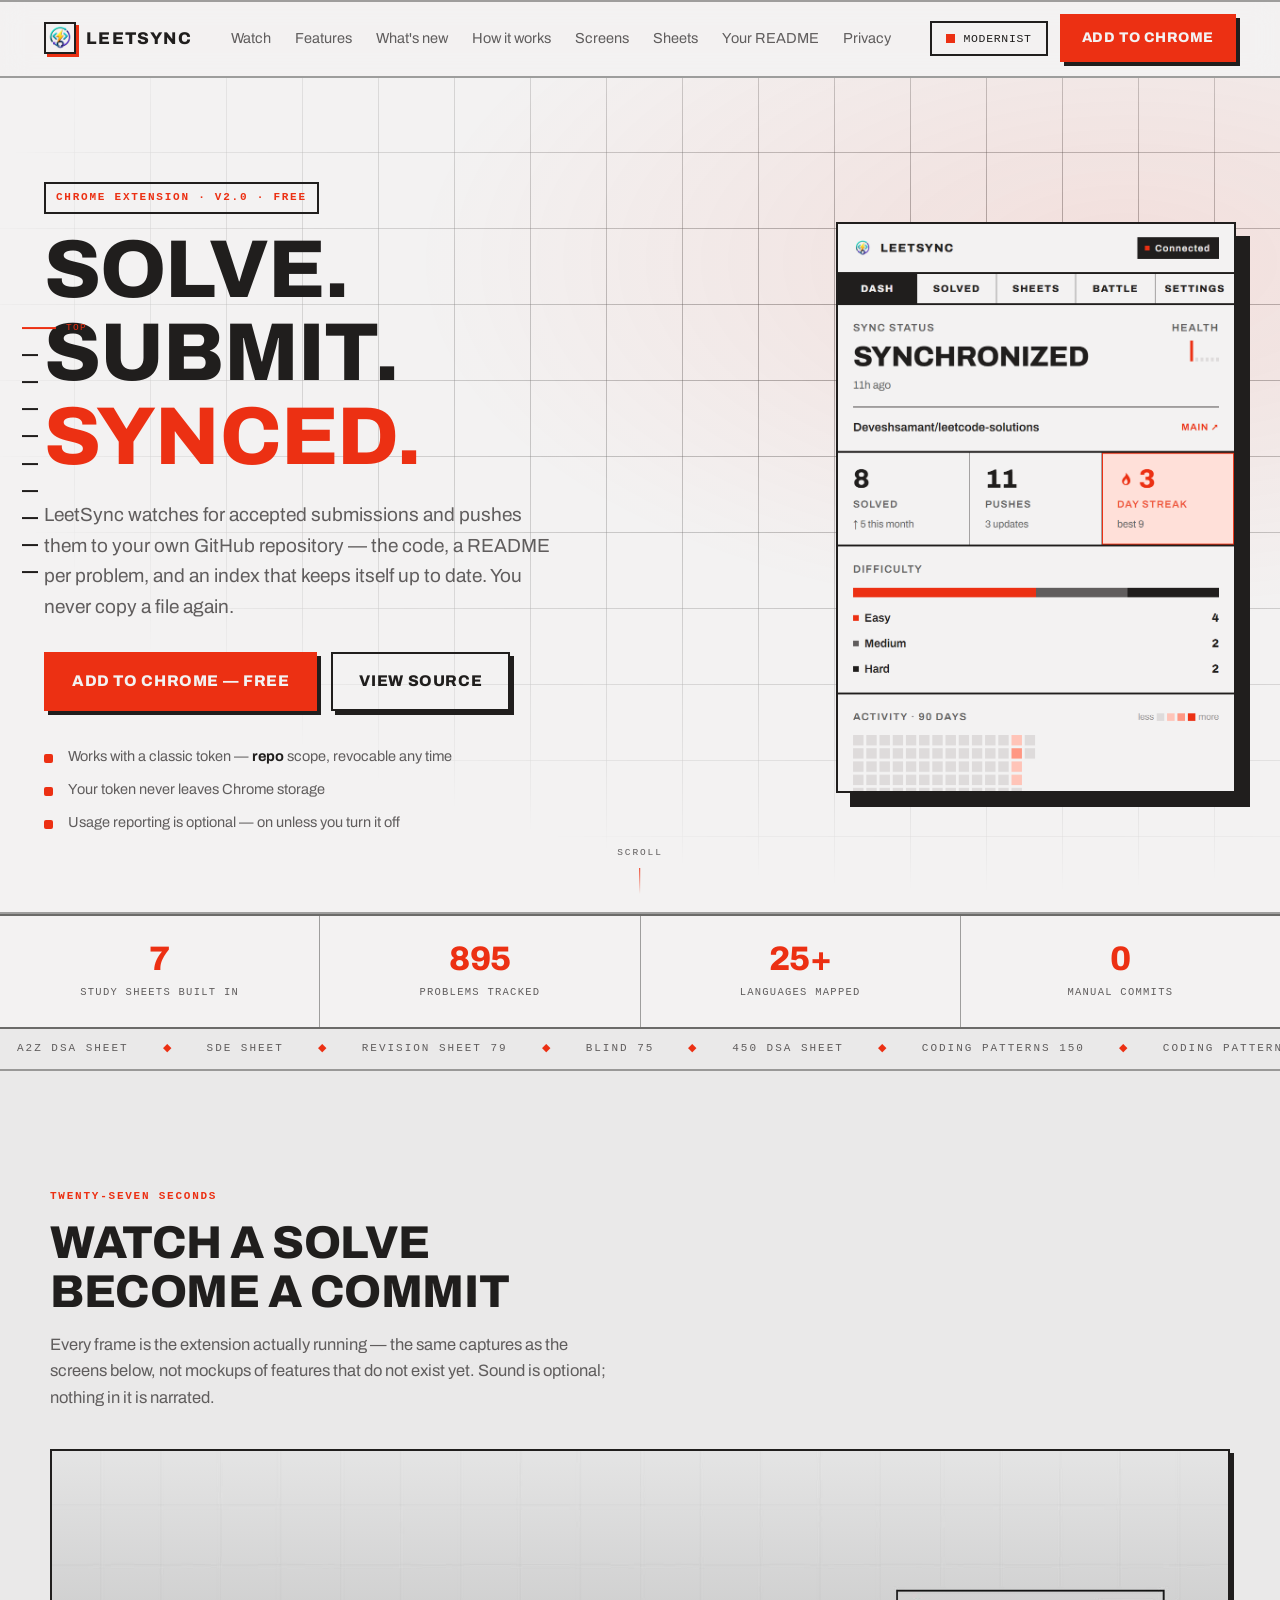
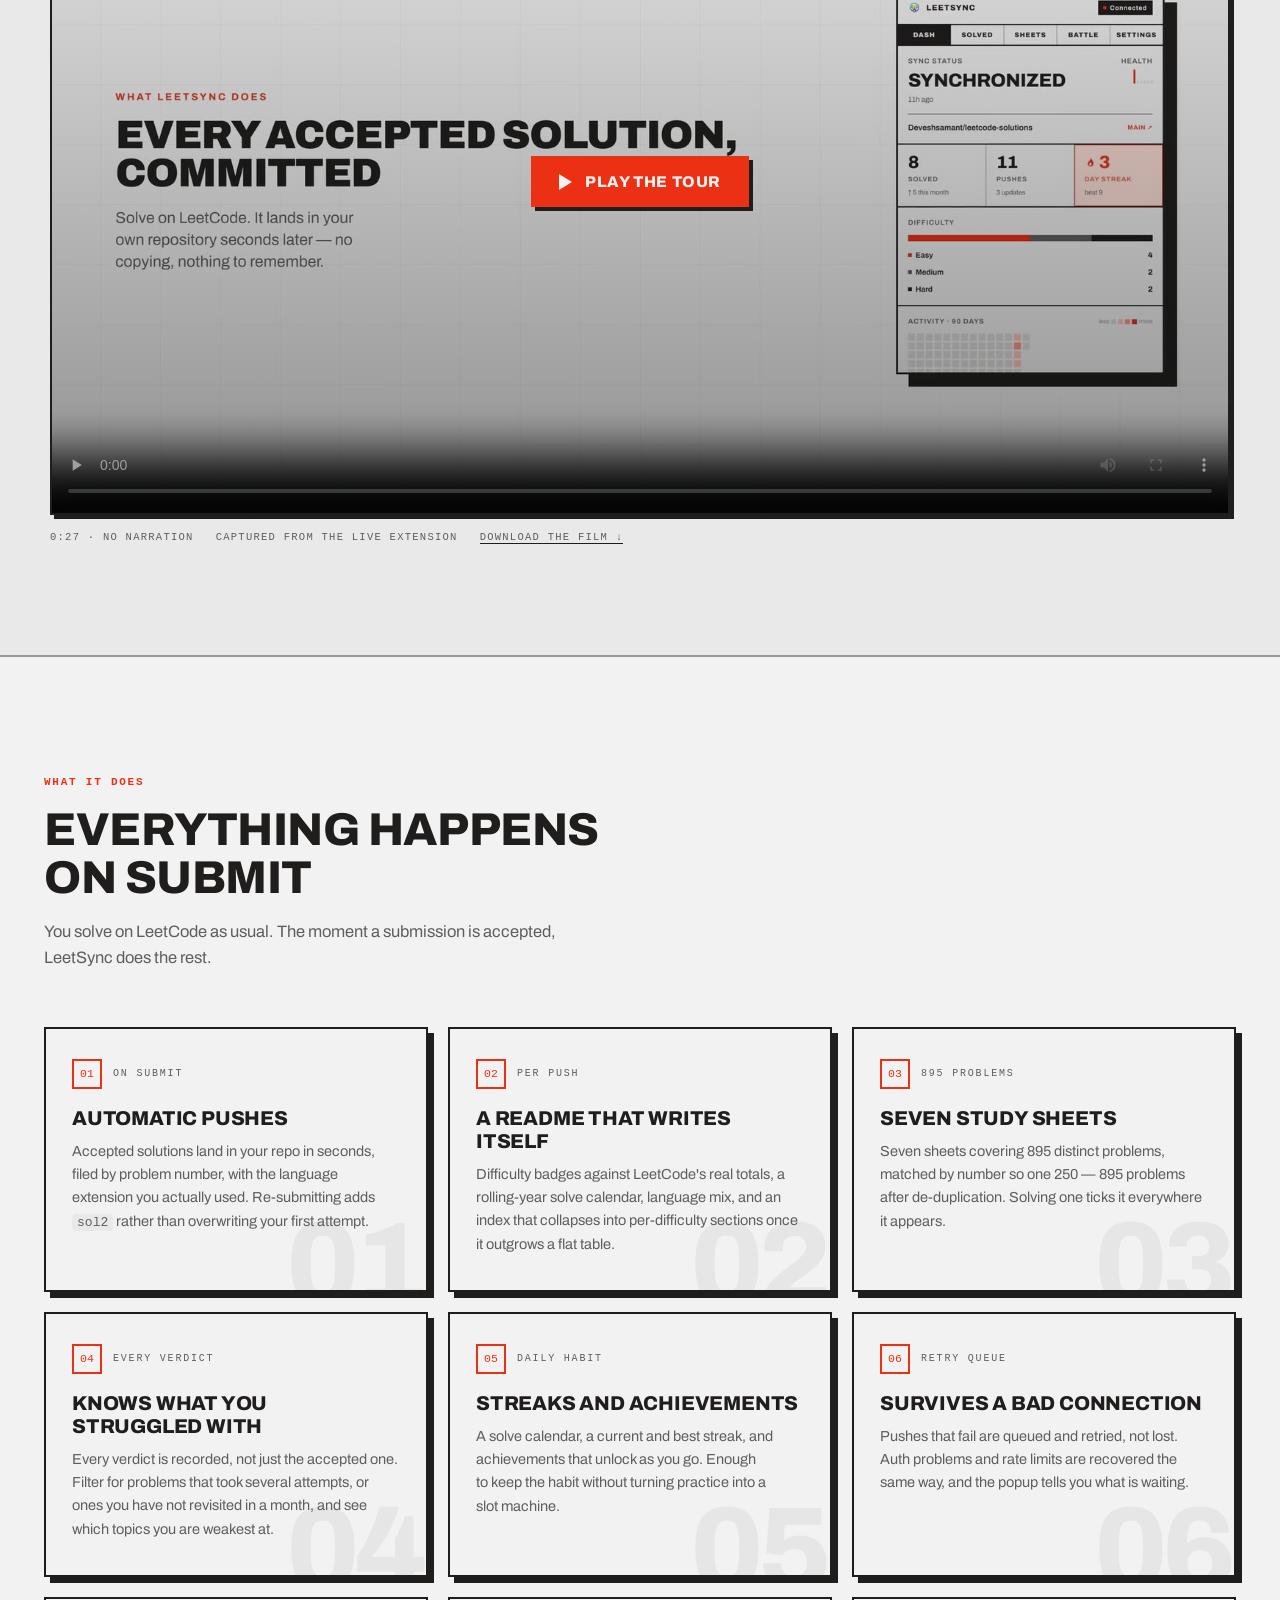
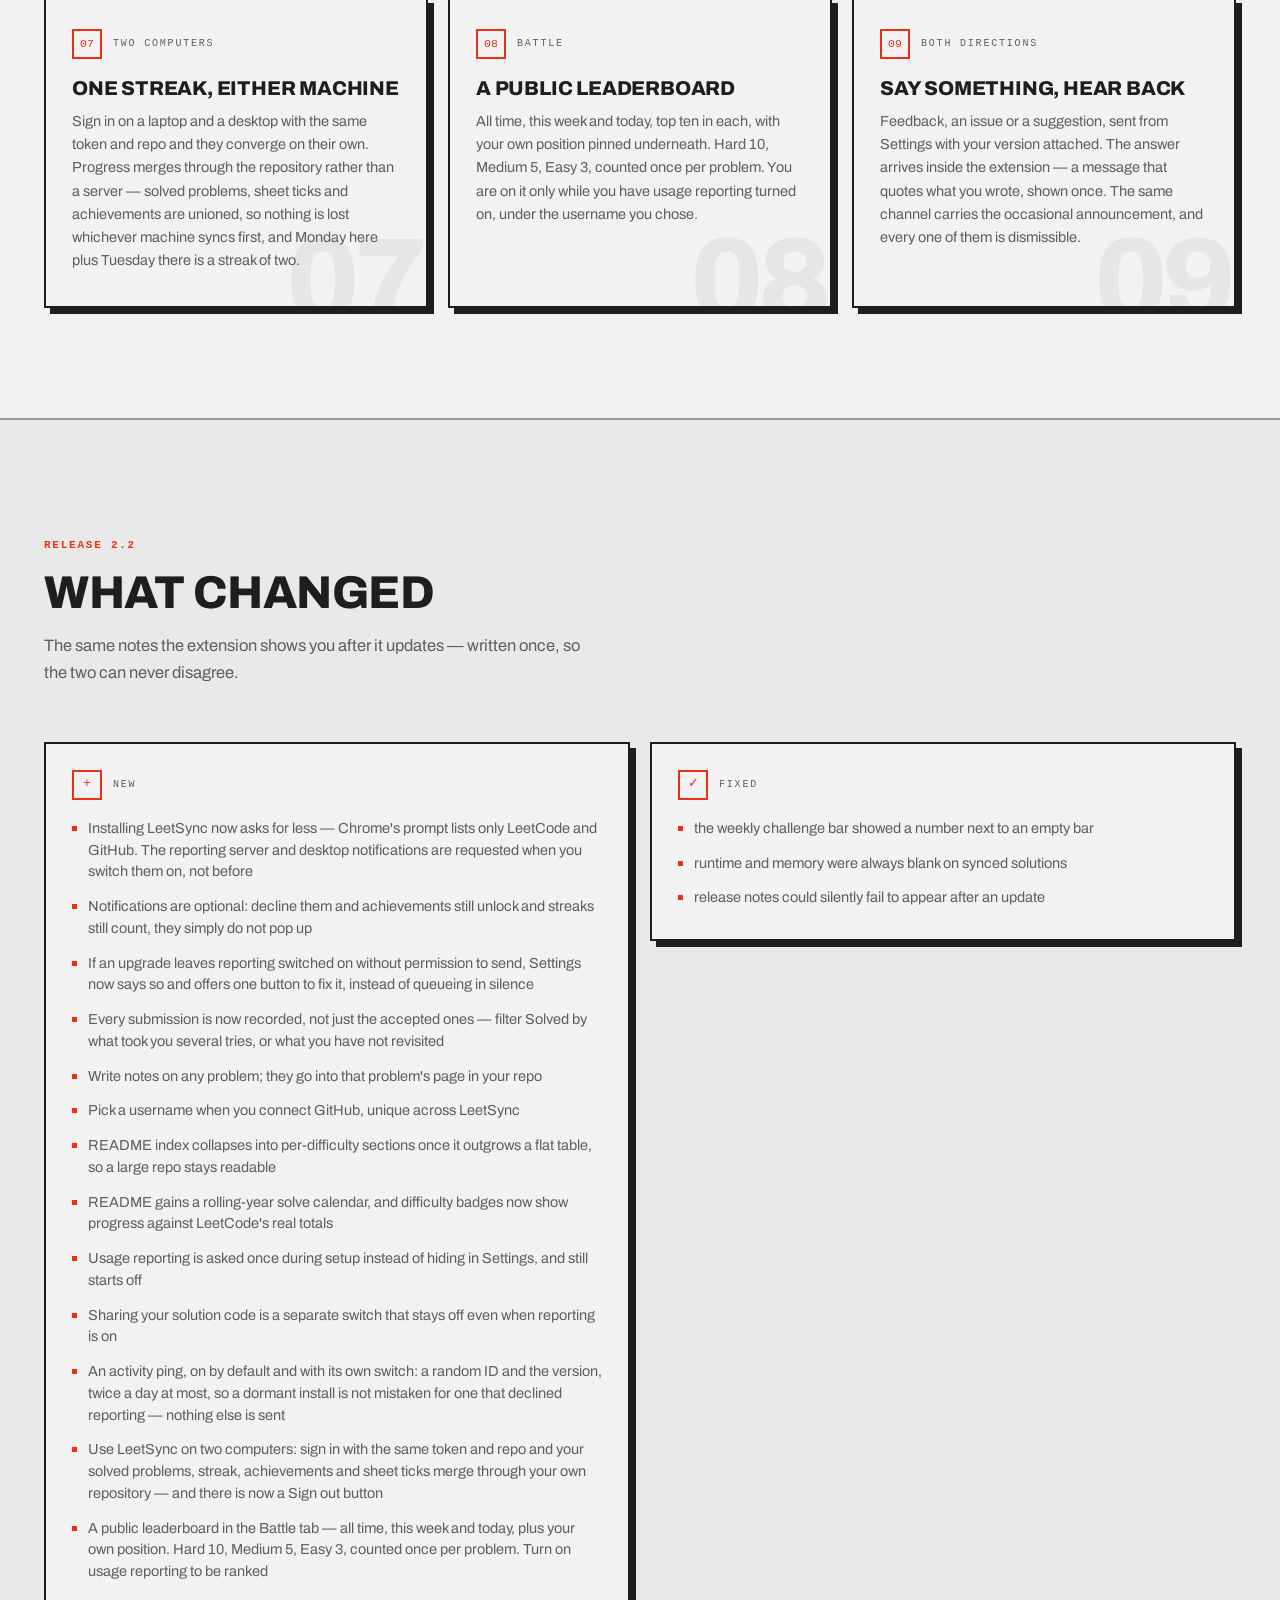
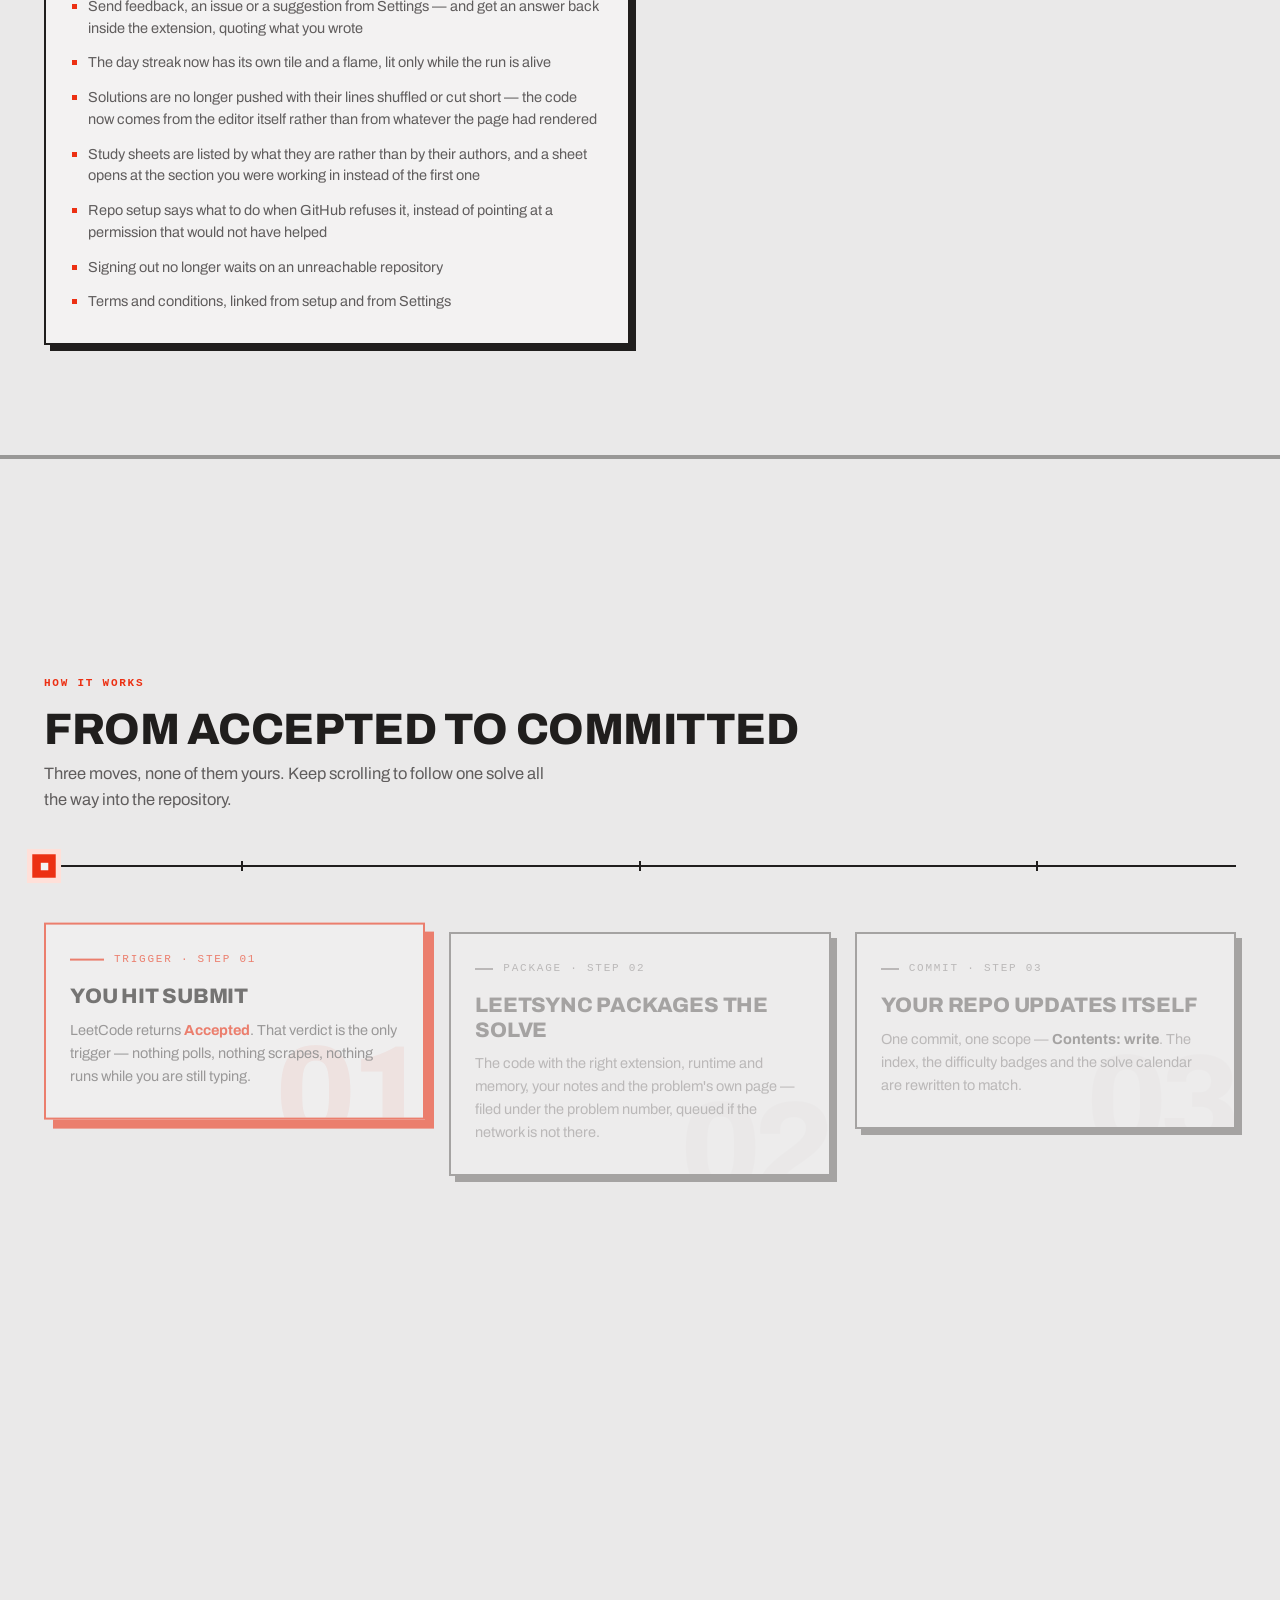
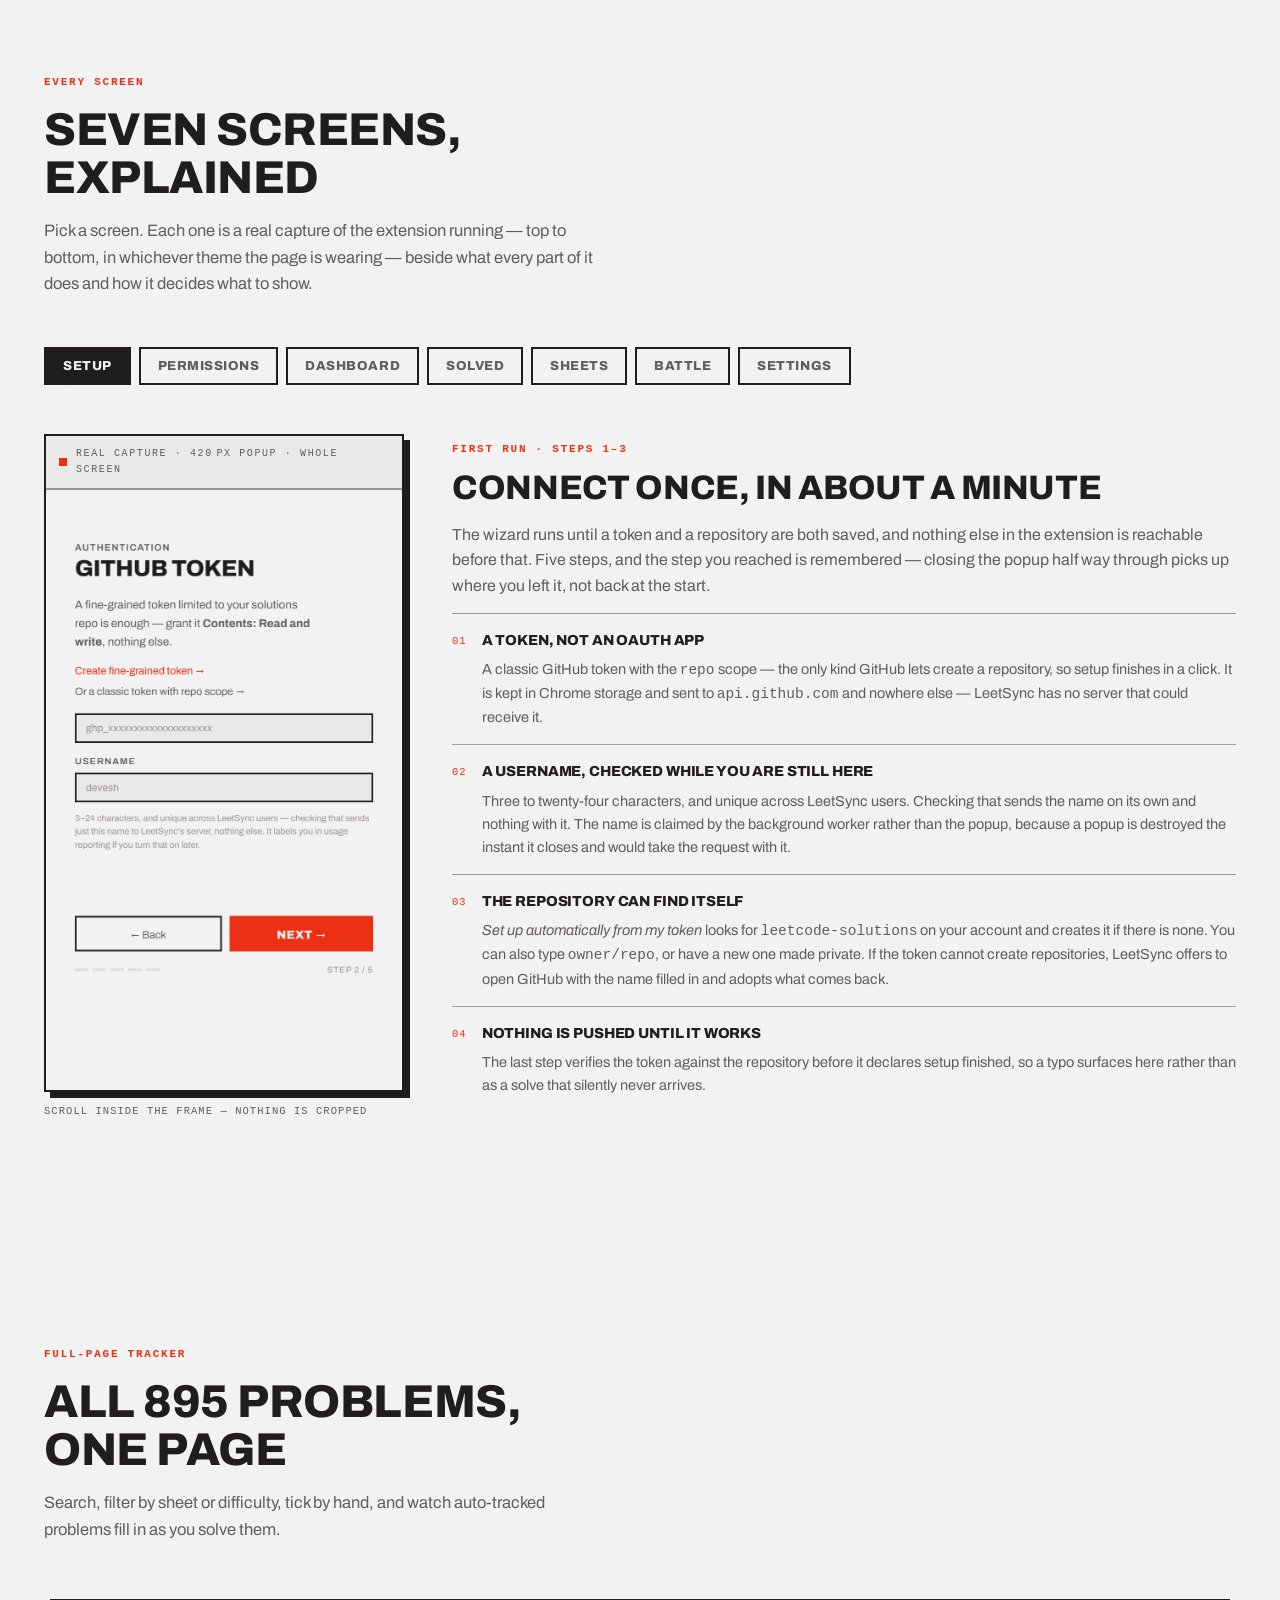
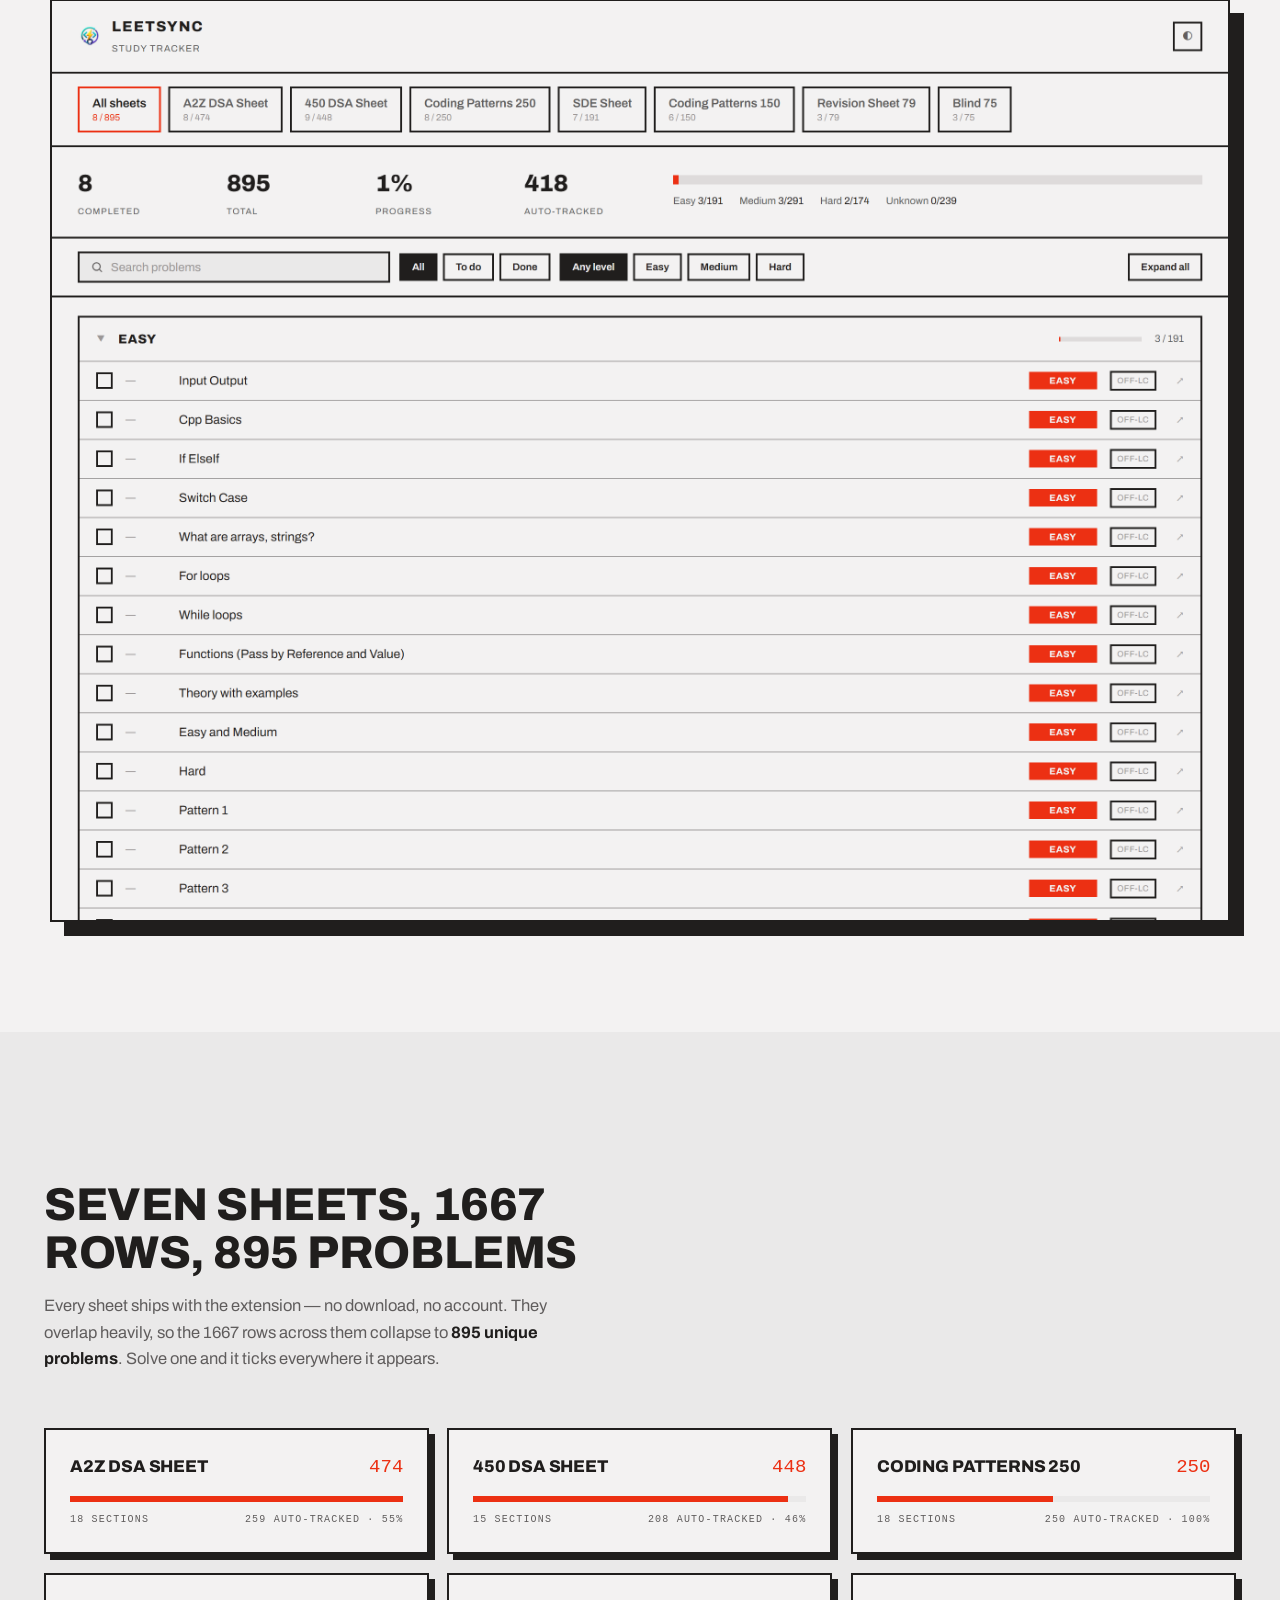
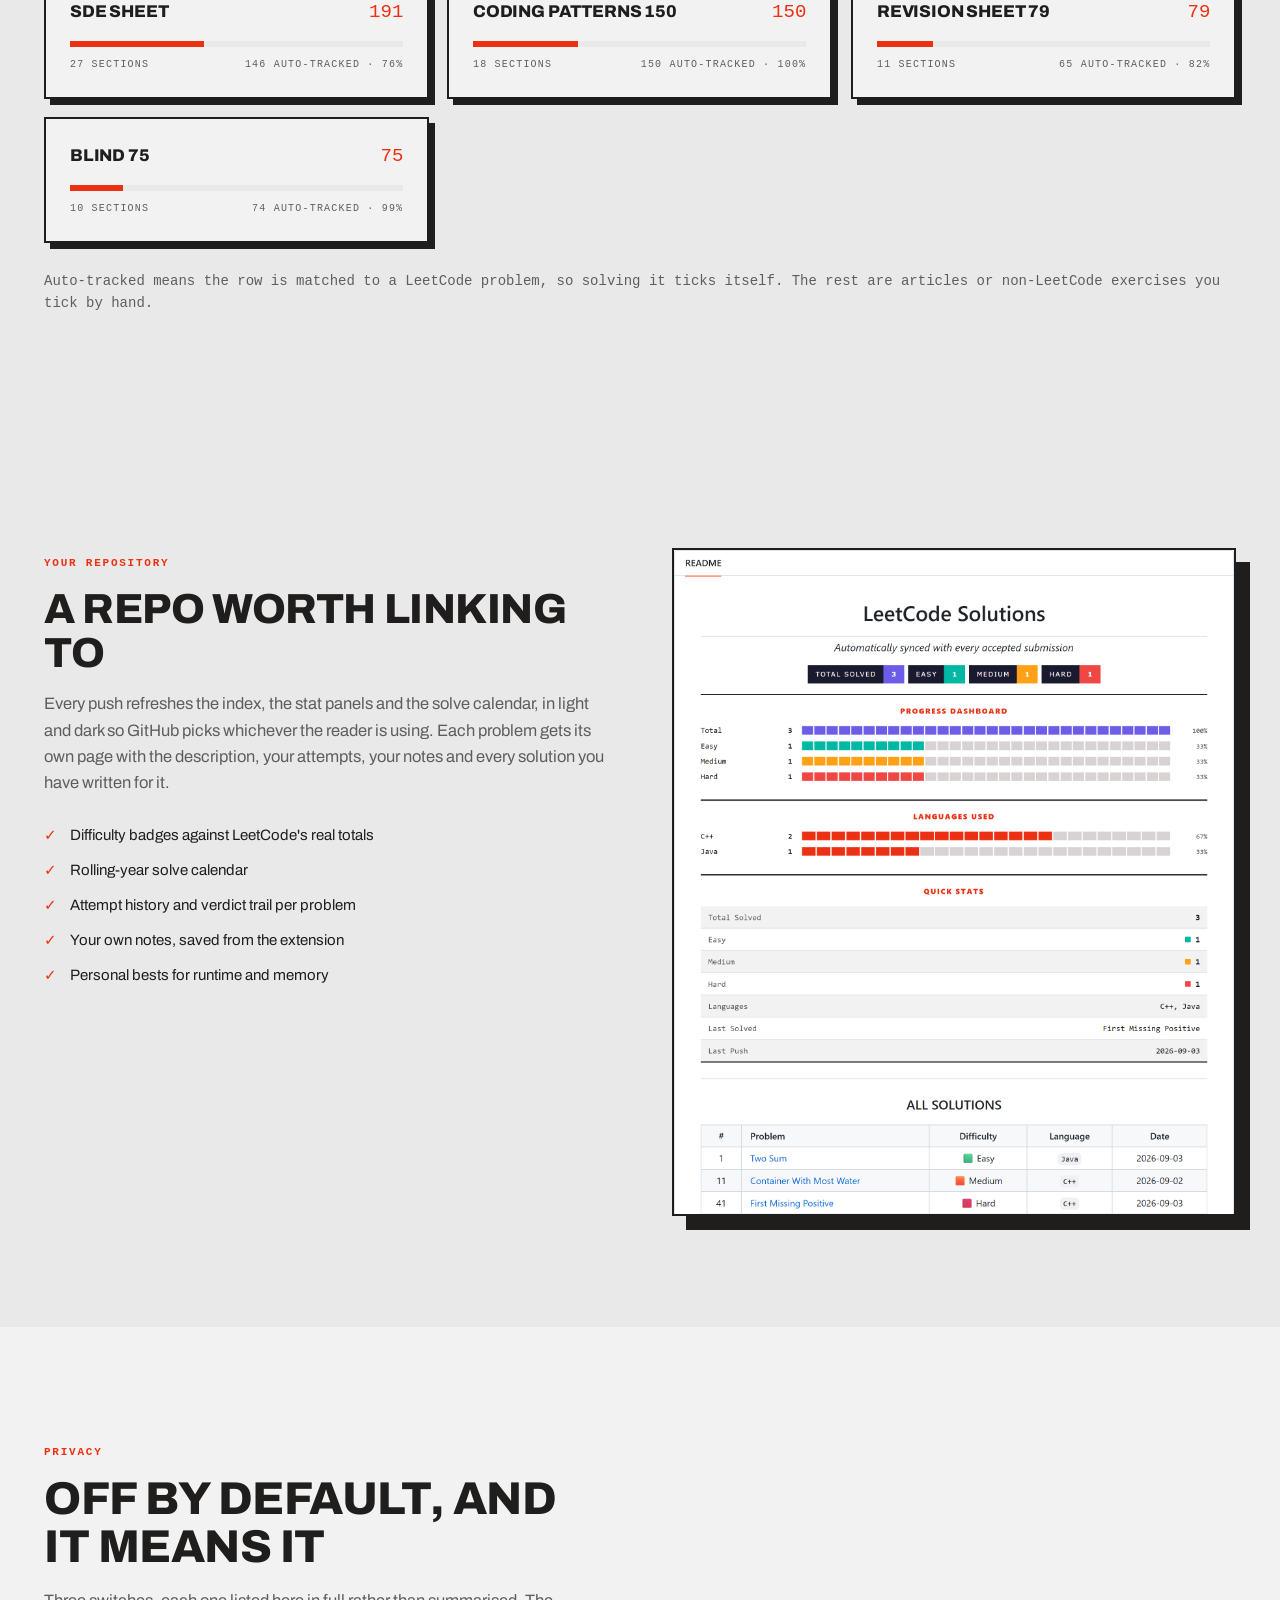
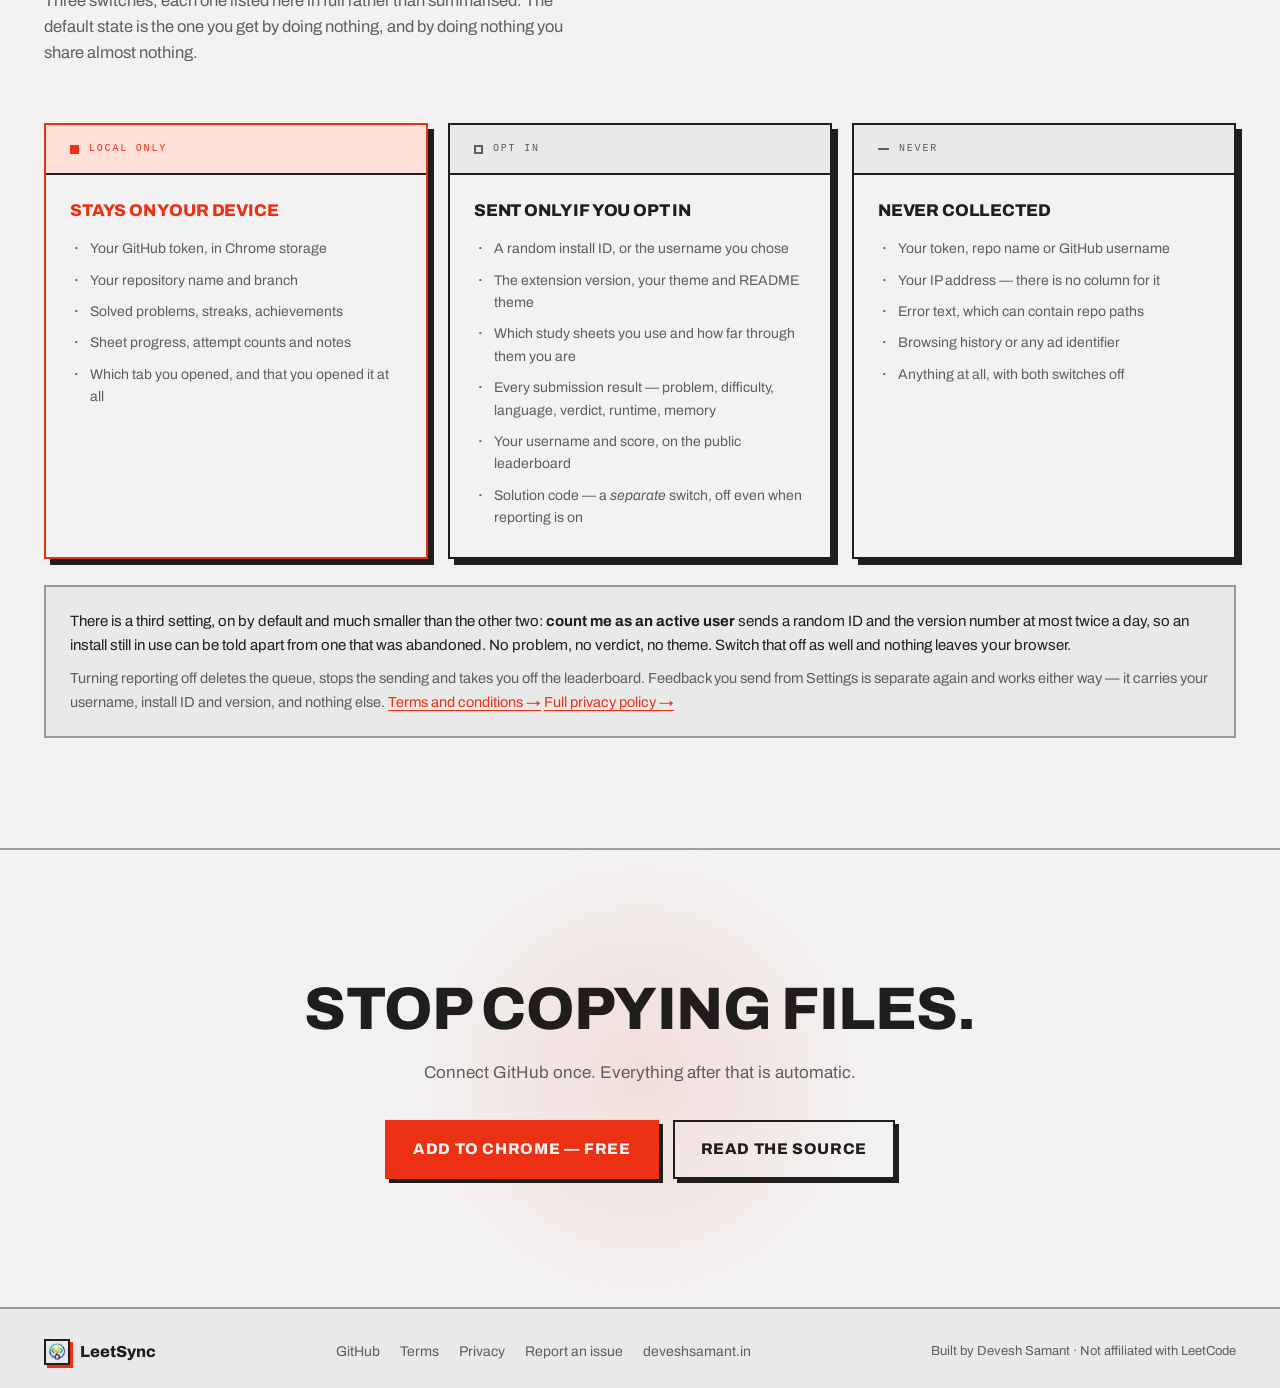
<file: index.html>
<!DOCTYPE html>
<html lang="en">
<head>
  <meta charset="UTF-8">
  <meta name="viewport" content="width=device-width, initial-scale=1.0">
  <title>LeetSync — your LeetCode solutions, on GitHub, automatically</title>
  <meta name="description" content="A Chrome extension that pushes every accepted LeetCode solution straight to your GitHub repo, with study sheets, a solve tracker and a generated README.">
  <link rel="icon" href="img/favicon.png" type="image/png">

  <link rel="canonical" href="https://leetsync-site.vercel.app/">

  <!-- Link scrapers do not resolve relative og:image paths, so these are
       absolute; a relative one simply yields no preview card. -->
  <meta property="og:title" content="LeetSync — your LeetCode solutions, on GitHub, automatically">
  <meta property="og:description" content="Solve. Submit. Synced. Every accepted solution pushed to your repo, with study sheets and a generated README.">
  <meta property="og:type" content="website">
  <meta property="og:url" content="https://leetsync-site.vercel.app/">
  <meta property="og:site_name" content="LeetSync">
  <!-- The popup shots are now whole-screen and far taller than they are
       wide, which a link card crops to nothing. The tracker is the one
       real capture with a landscape shape. -->
  <meta property="og:image" content="https://leetsync-site.vercel.app/img/tracker-light.png">
  <meta property="og:image:width" content="2560">
  <meta property="og:image:height" content="2000">
  <meta property="og:image:alt" content="The LeetSync study tracker showing every sheet, progress and a filterable list of all 895 problems">

  <meta name="twitter:card" content="summary_large_image">
  <meta name="twitter:title" content="LeetSync — your LeetCode solutions, on GitHub, automatically">
  <meta name="twitter:description" content="Solve. Submit. Synced. Every accepted solution pushed to your repo, with study sheets and a generated README.">
  <meta name="twitter:image" content="https://leetsync-site.vercel.app/img/tracker-light.png">

  <link rel="preconnect" href="https://fonts.googleapis.com">
  <link rel="preconnect" href="https://fonts.gstatic.com" crossorigin>
  <link rel="stylesheet" href="site.css">
</head>
<body>

<div data-ls-root style="--bg:#f3f2f2;--band:#eae9e9;--card:#f3f2f2;--hover:#eae9e9;--bd:#201e1d;--bd-soft:rgba(32,30,29,.4);--tx:#201e1d;--tx2:#201e1d;--tx3:#605d5d;--tx4:#605d5d;--ac:#ec3013;--ac-ink:#f3f2f2;--ac-soft:#ffe0d9;--ac-bd:#ec3013;--ok:#ec3013;--warn:#605d5d;--bad:#201e1d;--r-card:0px;--r-sm:0px;--bw:2px;--shadow:14px 14px 0 #201e1d;--f-body:Archivo,system-ui,sans-serif;--f-head:Archivo,system-ui,sans-serif;--f-mono:ui-monospace,Consolas,monospace;--head-w:800;--head-tt:uppercase;--head-ls:-0.01em;--btn-sh:4px 4px 0 #201e1d;--btn-sh-h:6px 6px 0 #201e1d;--card-sh:6px 6px 0 #201e1d;--card-sh-h:9px 9px 0 #ec3013;--btn-w:800;--btn-ls:.04em;--btn-tt:uppercase;--dot-r:0%;--kick-c:#ec3013;--kick-w:600;--glow:rgba(236,48,19,.10);--brand-ls:.08em;--tab-on-bg:#201e1d;--tab-on-fg:#f3f2f2;--tab-on-bd:#201e1d;background:var(--bg);color:var(--tx);font-family:var(--f-body);font-size:16px;line-height:1.6;transition:background .45s ease,color .45s ease;min-height:100vh;position:relative">

  <div data-progress-track style="position:fixed;top:0;left:0;right:0;height:2px;z-index:60;background:var(--bd-soft)">
    <div data-progress-fill style="height:100%;width:0%;background:var(--ac);transition:width .08s linear"></div>
  </div>

  <div data-rail style="position:fixed;left:22px;top:50%;transform:translateY(-50%);z-index:50;display:none;flex-direction:column;gap:2px;align-items:flex-start">
    <a data-rail-dot href="#top" style="display:flex;align-items:center;gap:10px;text-decoration:none;padding:5px 0;color:var(--tx4)">
      <span data-rail-bar style="display:block;width:16px;height:2px;background:var(--bd);transition:width .3s,background .3s"></span>
      <span style="font-family:var(--f-mono);font-size:9.5px;letter-spacing:.14em;text-transform:uppercase;opacity:0;transition:opacity .3s">Top</span>
    </a>
    <a data-rail-dot href="#watch" style="display:flex;align-items:center;gap:10px;text-decoration:none;padding:5px 0;color:var(--tx4)">
      <span data-rail-bar style="display:block;width:16px;height:2px;background:var(--bd);transition:width .3s,background .3s"></span>
      <span style="font-family:var(--f-mono);font-size:9.5px;letter-spacing:.14em;text-transform:uppercase;opacity:0;transition:opacity .3s">Watch</span>
    </a>
    <a data-rail-dot href="#features" style="display:flex;align-items:center;gap:10px;text-decoration:none;padding:5px 0;color:var(--tx4)">
      <span data-rail-bar style="display:block;width:16px;height:2px;background:var(--bd);transition:width .3s,background .3s"></span>
      <span style="font-family:var(--f-mono);font-size:9.5px;letter-spacing:.14em;text-transform:uppercase;opacity:0;transition:opacity .3s">Features</span>
    </a>
    <a data-rail-dot href="#whatsnew" style="display:flex;align-items:center;gap:10px;text-decoration:none;padding:5px 0;color:var(--tx4)">
      <span data-rail-bar style="display:block;width:16px;height:2px;background:var(--bd);transition:width .3s,background .3s"></span>
      <span style="font-family:var(--f-mono);font-size:9.5px;letter-spacing:.14em;text-transform:uppercase;opacity:0;transition:opacity .3s">New</span>
    </a>
    <a data-rail-dot href="#flow" style="display:flex;align-items:center;gap:10px;text-decoration:none;padding:5px 0;color:var(--tx4)">
      <span data-rail-bar style="display:block;width:16px;height:2px;background:var(--bd);transition:width .3s,background .3s"></span>
      <span style="font-family:var(--f-mono);font-size:9.5px;letter-spacing:.14em;text-transform:uppercase;opacity:0;transition:opacity .3s">Flow</span>
    </a>
    <a data-rail-dot href="#screens" style="display:flex;align-items:center;gap:10px;text-decoration:none;padding:5px 0;color:var(--tx4)">
      <span data-rail-bar style="display:block;width:16px;height:2px;background:var(--bd);transition:width .3s,background .3s"></span>
      <span style="font-family:var(--f-mono);font-size:9.5px;letter-spacing:.14em;text-transform:uppercase;opacity:0;transition:opacity .3s">Screens</span>
    </a>
    <a data-rail-dot href="#tracker" style="display:flex;align-items:center;gap:10px;text-decoration:none;padding:5px 0;color:var(--tx4)">
      <span data-rail-bar style="display:block;width:16px;height:2px;background:var(--bd);transition:width .3s,background .3s"></span>
      <span style="font-family:var(--f-mono);font-size:9.5px;letter-spacing:.14em;text-transform:uppercase;opacity:0;transition:opacity .3s">Tracker</span>
    </a>
    <a data-rail-dot href="#sheets" style="display:flex;align-items:center;gap:10px;text-decoration:none;padding:5px 0;color:var(--tx4)">
      <span data-rail-bar style="display:block;width:16px;height:2px;background:var(--bd);transition:width .3s,background .3s"></span>
      <span style="font-family:var(--f-mono);font-size:9.5px;letter-spacing:.14em;text-transform:uppercase;opacity:0;transition:opacity .3s">Sheets</span>
    </a>
    <a data-rail-dot href="#readme" style="display:flex;align-items:center;gap:10px;text-decoration:none;padding:5px 0;color:var(--tx4)">
      <span data-rail-bar style="display:block;width:16px;height:2px;background:var(--bd);transition:width .3s,background .3s"></span>
      <span style="font-family:var(--f-mono);font-size:9.5px;letter-spacing:.14em;text-transform:uppercase;opacity:0;transition:opacity .3s">Readme</span>
    </a>
    <a data-rail-dot href="#privacy" style="display:flex;align-items:center;gap:10px;text-decoration:none;padding:5px 0;color:var(--tx4)">
      <span data-rail-bar style="display:block;width:16px;height:2px;background:var(--bd);transition:width .3s,background .3s"></span>
      <span style="font-family:var(--f-mono);font-size:9.5px;letter-spacing:.14em;text-transform:uppercase;opacity:0;transition:opacity .3s">Privacy</span>
    </a>
  </div>

  <header data-nav style="position:sticky;top:0;z-index:40;display:flex;align-items:center;justify-content:space-between;gap:20px;flex-wrap:wrap;padding:14px clamp(16px,4vw,44px);background:color-mix(in srgb, var(--bg) 86%, transparent);backdrop-filter:blur(14px);border-bottom:var(--bw) solid var(--bd-soft);transition:background .45s,border-color .45s,padding .3s">
    <a href="#top" style="display:flex;align-items:center;gap:10px;text-decoration:none;color:var(--tx)">
      <img data-brand-mark src="img/logo.png" alt="" width="32" height="32" style="border-radius:0;border:2px solid #201e1d;box-shadow:3px 3px 0 #ec3013;transition:border-radius .4s,box-shadow .4s,transform .4s">
      <span style="font-family:var(--f-head);font-weight:var(--head-w);font-size:17px;letter-spacing:var(--brand-ls,.02em);text-transform:var(--head-tt)">LeetSync</span>
    </a>
    <nav data-navlinks style="display:flex;gap:24px">
      <a data-navlink href="#watch" style="color:var(--tx3);text-decoration:none;font-size:14.5px;transition:color .2s">Watch</a>
      <a data-navlink href="#features" style="color:var(--tx3);text-decoration:none;font-size:14.5px;transition:color .2s">Features</a>
      <a data-navlink href="#whatsnew" style="color:var(--tx3);text-decoration:none;font-size:14.5px;transition:color .2s">What's new</a>
      <a data-navlink href="#flow" style="color:var(--tx3);text-decoration:none;font-size:14.5px;transition:color .2s">How it works</a>
      <a data-navlink href="#screens" style="color:var(--tx3);text-decoration:none;font-size:14.5px;transition:color .2s">Screens</a>
      <a data-navlink href="#sheets" style="color:var(--tx3);text-decoration:none;font-size:14.5px;transition:color .2s">Sheets</a>
      <a data-navlink href="#readme" style="color:var(--tx3);text-decoration:none;font-size:14.5px;transition:color .2s">Your README</a>
      <a data-navlink href="#privacy" style="color:var(--tx3);text-decoration:none;font-size:14.5px;transition:color .2s">Privacy</a>
    </nav>
    <div style="display:flex;align-items:center;gap:12px">
      <button data-act="theme" type="button" aria-label="Switch theme" style="display:inline-flex;align-items:center;gap:8px;padding:9px 14px;font-family:var(--f-mono);font-size:11.5px;letter-spacing:.06em;text-transform:uppercase;color:var(--tx2);background:transparent;border:var(--bw) solid var(--bd);border-radius:var(--r-sm);cursor:pointer;transition:background .18s,border-radius .4s">
        <span style="width:9px;height:9px;border-radius:var(--dot-r);background:var(--ac);flex:none;transition:border-radius .4s,background .45s"></span><span data-theme-name>Modernist</span>
      </button>
      <a data-store-link href="https://github.com/Deveshsamant/LeetSync" style="display:inline-flex;align-items:center;justify-content:flex-start;gap:8px;padding:11px 20px;font-family:var(--f-head);font-weight:var(--btn-w);font-size:14px;letter-spacing:var(--btn-ls);text-transform:var(--btn-tt);text-decoration:none;background:var(--ac);color:var(--ac-ink);border:var(--bw) solid var(--ac);border-radius:var(--r-sm);box-shadow:var(--btn-sh);cursor:pointer;transition:transform .14s,box-shadow .14s,background .45s,color .45s">Add to Chrome</a>
    </div>
  </header>

  <main id="top">

    <section data-hero style="position:relative;overflow:hidden;border-bottom:var(--bw) solid var(--bd-soft)">
      <div data-hero-rules style="position:absolute;inset:-2px;pointer-events:none;background-image:linear-gradient(to right, var(--bd-soft) 1px, transparent 1px),linear-gradient(to bottom, var(--bd-soft) 1px, transparent 1px);background-size:76px 76px;-webkit-mask-image:radial-gradient(120% 100% at 78% 30%, #000 8%, transparent 68%);mask-image:radial-gradient(120% 100% at 78% 30%, #000 8%, transparent 68%);opacity:.85;transition:opacity .45s"></div>
      <div data-hero-scrim style="position:absolute;inset:0;pointer-events:none;background:radial-gradient(90% 70% at 88% 22%, var(--glow), transparent 62%)"></div>
      <div data-hero-spot style="position:absolute;width:520px;height:520px;left:0;top:0;margin:-260px 0 0 -260px;pointer-events:none;border-radius:50%;background:radial-gradient(circle, var(--glow), transparent 66%);opacity:0;transition:opacity .5s"></div>

      <div data-hero-grid style="position:relative;display:grid;grid-template-columns:minmax(0,1fr) minmax(0,440px);gap:clamp(30px,6vw,80px);align-items:center;padding:clamp(48px,8vw,110px) clamp(16px,4vw,44px) clamp(40px,6vw,80px);max-width:1280px;margin:0 auto;min-height:calc(100vh - 66px)">
        <div>
          <div data-hero-el style="display:inline-block;font-family:var(--f-mono);font-size:11px;letter-spacing:.16em;text-transform:uppercase;color:var(--kick-c);font-weight:var(--kick-w);margin-bottom:14px;padding:5px 10px;border:var(--bw) solid var(--bd);border-radius:var(--r-sm)">Chrome extension · v2.0 · Free</div>
          <h1 style="font-family:var(--f-head);font-weight:var(--head-w);letter-spacing:var(--head-ls);text-transform:var(--head-tt);margin:0;line-height:1.02;font-size:clamp(44px,7vw,82px)">
            <span data-heroline style="display:block">Solve.</span>
            <span data-heroline style="display:block">Submit.</span>
            <span data-heroline style="display:block;color:var(--ac);transition:color .45s">Synced.</span>
          </h1>
          <p data-hero-el style="font-size:clamp(16px,1.6vw,19px);color:var(--tx3);max-width:46ch;margin:22px 0 30px;text-wrap:pretty">
            LeetSync watches for accepted submissions and pushes them to your own
            GitHub repository — the code, a README per problem, and an index that
            keeps itself up to date. You never copy a file again.
          </p>
          <div data-hero-el style="display:flex;gap:14px;flex-wrap:wrap">
            <a data-store-link data-cta href="https://github.com/Deveshsamant/LeetSync" style="display:inline-flex;align-items:center;justify-content:flex-start;gap:8px;padding:15px 26px;font-family:var(--f-head);font-weight:var(--btn-w);font-size:15.5px;letter-spacing:var(--btn-ls);text-transform:var(--btn-tt);text-decoration:none;background:var(--ac);color:var(--ac-ink);border:var(--bw) solid var(--ac);border-radius:var(--r-sm);box-shadow:var(--btn-sh);transition:transform .14s,box-shadow .14s,background .45s,color .45s">Add to Chrome — free</a>
            <a data-cta-ghost href="https://github.com/Deveshsamant/LeetSync" style="display:inline-flex;align-items:center;justify-content:flex-start;gap:8px;padding:15px 26px;font-family:var(--f-head);font-weight:var(--btn-w);font-size:15.5px;letter-spacing:var(--btn-ls);text-transform:var(--btn-tt);text-decoration:none;background:transparent;color:var(--tx);border:var(--bw) solid var(--bd);border-radius:var(--r-sm);box-shadow:var(--btn-sh);transition:transform .14s,box-shadow .14s,background .18s">View source</a>
          </div>
          <ul data-hero-el style="list-style:none;margin:34px 0 0;padding:0;display:grid;gap:10px">
            <li style="position:relative;padding-left:24px;font-size:14.5px;color:var(--tx3)"><span style="position:absolute;left:0;top:9px;width:9px;height:9px;background:var(--ac);border-radius:2px;transition:background .45s"></span>Works with a classic token — <strong style="color:var(--tx2)">repo</strong> scope, revocable any time</li>
            <li style="position:relative;padding-left:24px;font-size:14.5px;color:var(--tx3)"><span style="position:absolute;left:0;top:9px;width:9px;height:9px;background:var(--ac);border-radius:2px;transition:background .45s"></span>Your token never leaves Chrome storage</li>
            <li style="position:relative;padding-left:24px;font-size:14.5px;color:var(--tx3)"><span style="position:absolute;left:0;top:9px;width:9px;height:9px;background:var(--ac);border-radius:2px;transition:background .45s"></span>Usage reporting is optional — on unless you turn it off</li>
          </ul>
        </div>

        <div data-hero-shot style="perspective:1200px">
          <!-- The screenshots are whole-screen now, so the hero keeps a
               popup-shaped window on to the top of one. The rest of it is in
               the Screens section, in a frame that scrolls. -->
          <div data-tilt style="max-width:400px;margin-left:auto;aspect-ratio:420/600;border:var(--bw) solid var(--bd);border-radius:var(--r-card);overflow:hidden;background:var(--card);box-shadow:var(--shadow);transform-style:preserve-3d;transition:box-shadow .45s,border-radius .4s,border-color .45s;will-change:transform">
            <img data-shot="popup-dashboard" src="img/popup-dashboard-light.png" alt="LeetSync popup showing sync status, solved count, streak and activity" fetchpriority="high" style="display:block;width:100%">
          </div>
        </div>
      </div>

      <div data-scroll-hint style="position:absolute;left:50%;bottom:18px;transform:translateX(-50%);display:flex;flex-direction:column;align-items:center;gap:8px;font-family:var(--f-mono);font-size:9.5px;letter-spacing:.2em;text-transform:uppercase;color:var(--tx4);pointer-events:none;transition:opacity .3s">
        <span>Scroll</span>
        <span style="display:block;width:1px;height:26px;background:linear-gradient(var(--ac),transparent)"></span>
      </div>
    </section>

    <section data-strip style="display:grid;grid-template-columns:repeat(auto-fit,minmax(150px,1fr));gap:1px;background:var(--bd-soft);border-top:var(--bw) solid var(--bd-soft);border-bottom:var(--bw) solid var(--bd-soft);transition:background .45s">
      <div data-reveal="up" data-count="7" style="background:var(--bg);padding:26px 22px;text-align:center;transition:background .45s">
        <strong data-count-val style="display:block;font-family:var(--f-head);font-weight:var(--head-w);font-size:34px;line-height:1;letter-spacing:-.02em;color:var(--ac);transition:color .45s">7</strong>
        <span style="display:block;margin-top:8px;font-family:var(--f-mono);font-size:10.5px;letter-spacing:.12em;text-transform:uppercase;color:var(--tx4)">study sheets built in</span>
      </div>
      <div data-reveal="up" data-reveal-delay="90" data-count="895" style="background:var(--bg);padding:26px 22px;text-align:center;transition:background .45s">
        <strong data-count-val style="display:block;font-family:var(--f-head);font-weight:var(--head-w);font-size:34px;line-height:1;letter-spacing:-.02em;color:var(--ac);transition:color .45s">895</strong>
        <span style="display:block;margin-top:8px;font-family:var(--f-mono);font-size:10.5px;letter-spacing:.12em;text-transform:uppercase;color:var(--tx4)">problems tracked</span>
      </div>
      <div data-reveal="up" data-reveal-delay="180" data-count="25" data-count-suffix="+" style="background:var(--bg);padding:26px 22px;text-align:center;transition:background .45s">
        <strong data-count-val style="display:block;font-family:var(--f-head);font-weight:var(--head-w);font-size:34px;line-height:1;letter-spacing:-.02em;color:var(--ac);transition:color .45s">25+</strong>
        <span style="display:block;margin-top:8px;font-family:var(--f-mono);font-size:10.5px;letter-spacing:.12em;text-transform:uppercase;color:var(--tx4)">languages mapped</span>
      </div>
      <div data-reveal="up" data-reveal-delay="270" style="background:var(--bg);padding:26px 22px;text-align:center;transition:background .45s">
        <strong style="display:block;font-family:var(--f-head);font-weight:var(--head-w);font-size:34px;line-height:1;letter-spacing:-.02em;color:var(--ac);transition:color .45s">0</strong>
        <span style="display:block;margin-top:8px;font-family:var(--f-mono);font-size:10.5px;letter-spacing:.12em;text-transform:uppercase;color:var(--tx4)">manual commits</span>
      </div>
    </section>

    <div style="overflow:hidden;border-bottom:var(--bw) solid var(--bd-soft);background:var(--band);transition:background .45s">
      <div data-marquee style="display:flex;width:max-content;animation:ls-marquee 32s linear infinite">
        <div style="display:flex;align-items:center;gap:34px;padding:11px 17px;font-family:var(--f-mono);font-size:11px;letter-spacing:.18em;text-transform:uppercase;color:var(--tx4);white-space:nowrap">
          <span>A2Z DSA Sheet</span><span style="color:var(--ac)">◆</span><span>SDE Sheet</span><span style="color:var(--ac)">◆</span><span>Revision Sheet 79</span><span style="color:var(--ac)">◆</span><span>Blind 75</span><span style="color:var(--ac)">◆</span><span>450 DSA Sheet</span><span style="color:var(--ac)">◆</span><span>Coding Patterns 150</span><span style="color:var(--ac)">◆</span><span>Coding Patterns 250</span><span style="color:var(--ac)">◆</span>
        </div>
        <div aria-hidden="true" style="display:flex;align-items:center;gap:34px;padding:11px 17px;font-family:var(--f-mono);font-size:11px;letter-spacing:.18em;text-transform:uppercase;color:var(--tx4);white-space:nowrap">
          <span>A2Z DSA Sheet</span><span style="color:var(--ac)">◆</span><span>SDE Sheet</span><span style="color:var(--ac)">◆</span><span>Revision Sheet 79</span><span style="color:var(--ac)">◆</span><span>Blind 75</span><span style="color:var(--ac)">◆</span><span>450 DSA Sheet</span><span style="color:var(--ac)">◆</span><span>Coding Patterns 150</span><span style="color:var(--ac)">◆</span><span>Coding Patterns 250</span><span style="color:var(--ac)">◆</span>
        </div>
      </div>
    </div>


    <section id="watch" style="background:var(--band);border-bottom:var(--bw) solid var(--bd-soft);padding:clamp(56px,9vw,110px) clamp(16px,4vw,44px);transition:background .45s">
      <div style="max-width:1180px;margin:0 auto">
        <div style="max-width:64ch;margin-bottom:clamp(24px,3.5vw,38px)">
          <span data-reveal="up" style="display:inline-block;font-family:var(--f-mono);font-size:11px;letter-spacing:.16em;text-transform:uppercase;color:var(--kick-c);font-weight:var(--kick-w);margin-bottom:14px">Twenty-seven seconds</span>
          <h2 data-reveal="up" data-reveal-delay="60" style="font-family:var(--f-head);font-weight:var(--head-w);letter-spacing:var(--head-ls);text-transform:var(--head-tt);margin:0;line-height:1.05;font-size:clamp(30px,4.2vw,46px)">Watch a solve become a commit</h2>
          <p data-reveal="up" data-reveal-delay="120" style="color:var(--tx3);font-size:16.5px;margin:16px 0 0;text-wrap:pretty">
            Every frame is the extension actually running &mdash; the same captures
            as the screens below, not mockups of features that do not exist yet.
            Sound is optional; nothing in it is narrated.</p>
        </div>

        <figure data-reveal="up" data-reveal-delay="180" style="margin:0">
          <div style="position:relative;border:var(--bw) solid var(--bd);border-radius:var(--r-sm);box-shadow:var(--btn-sh);background:#08090A;overflow:hidden">
            <!-- preload="none" so a 2.4MB file costs a visitor nothing until
                 they ask for it; the poster carries the frame in the meantime. -->
            <video data-tour poster="img/ad-poster.jpg" preload="none" playsinline controls
                   width="1280" height="720"
                   style="display:block;width:100%;height:auto;aspect-ratio:16/9;background:#08090A">
              <source src="video/leetsync-tour.mp4" type="video/mp4">
              <p style="padding:26px;color:#E9EDF0;font-size:15px">This browser will not play the film.
                <a href="video/leetsync-tour.mp4" style="color:#EC3013">Download it instead &rarr;</a></p>
            </video>
            <button data-tour-play type="button" aria-label="Play the tour, 27 seconds"
                    style="position:absolute;inset:0;display:flex;align-items:center;justify-content:center;border:0;padding:0;cursor:pointer;background:linear-gradient(180deg,rgba(8,9,10,.06),rgba(8,9,10,.42));transition:background .25s">
              <span style="display:inline-flex;align-items:center;gap:13px;background:var(--ac);color:var(--ac-ink);padding:15px 26px;font-family:var(--f-head);font-weight:var(--btn-w);font-size:15.5px;letter-spacing:var(--btn-ls);text-transform:var(--btn-tt);border:var(--bw) solid var(--ac);border-radius:var(--r-sm);box-shadow:var(--btn-sh)">
                <span aria-hidden="true" style="display:block;width:0;height:0;border-left:13px solid currentColor;border-top:8px solid transparent;border-bottom:8px solid transparent"></span>Play the tour
              </span>
            </button>
          </div>
          <figcaption style="display:flex;flex-wrap:wrap;gap:10px 22px;margin-top:14px;font-family:var(--f-mono);font-size:10.5px;letter-spacing:.12em;text-transform:uppercase;color:var(--tx4)">
            <span>0:27 &middot; no narration</span>
            <span>Captured from the live extension</span>
            <span><a href="video/leetsync-tour.mp4" download style="color:var(--tx4);text-decoration:none;border-bottom:1px solid var(--bd)">Download the film &darr;</a></span>
          </figcaption>
        </figure>
      </div>
    </section>

    <section id="features" style="padding:clamp(56px,9vw,110px) clamp(16px,4vw,44px);max-width:1280px;margin:0 auto">
      <div style="max-width:62ch;margin-bottom:clamp(32px,5vw,56px)">
        <span data-reveal="up" style="display:inline-block;font-family:var(--f-mono);font-size:11px;letter-spacing:.16em;text-transform:uppercase;color:var(--kick-c);font-weight:var(--kick-w);margin-bottom:14px">What it does</span>
        <h2 data-reveal="up" data-reveal-delay="60" style="font-family:var(--f-head);font-weight:var(--head-w);letter-spacing:var(--head-ls);text-transform:var(--head-tt);margin:0;line-height:1.05;font-size:clamp(30px,4.2vw,46px)">Everything happens on submit</h2>
        <p data-reveal="up" data-reveal-delay="120" style="color:var(--tx3);font-size:16.5px;margin:16px 0 0;text-wrap:pretty">
          You solve on LeetCode as usual. The moment a submission is accepted,
          LeetSync does the rest.
        </p>
      </div>

      <div style="display:grid;grid-template-columns:repeat(auto-fit,minmax(290px,1fr));gap:20px">
        <article data-reveal="up" data-magnet style="position:relative;isolation:isolate;overflow:hidden;padding:30px 26px 34px;background:var(--card);border:var(--bw) solid var(--bd);border-radius:var(--r-card);box-shadow:var(--card-sh);transition:opacity .7s,transform .35s cubic-bezier(.2,.7,.2,1),border-color .3s,box-shadow .3s,background .45s;will-change:transform">
          <span data-ghost style="position:absolute;z-index:-1;right:4px;bottom:-34px;font-family:var(--f-head);font-weight:800;font-size:118px;line-height:1;letter-spacing:-.05em;color:var(--tx);opacity:.05;pointer-events:none;transition:opacity .45s,transform .55s cubic-bezier(.2,.7,.2,1)">01</span>
          <span data-sweep style="position:absolute;left:0;top:0;height:3px;width:0;background:var(--ac);transition:width .55s cubic-bezier(.2,.7,.2,1)"></span>
          <div style="display:flex;align-items:center;gap:11px;margin-bottom:18px">
            <span style="display:inline-flex;align-items:center;justify-content:center;width:30px;height:30px;flex:none;border:var(--bw) solid var(--ac-bd);border-radius:var(--r-sm);font-family:var(--f-mono);font-size:11.5px;color:var(--ac);transition:color .45s,border-color .45s,border-radius .4s">01</span>
            <span style="font-family:var(--f-mono);font-size:10px;letter-spacing:.18em;text-transform:uppercase;color:var(--tx4)">On submit</span>
          </div>
          <h3 style="font-family:var(--f-head);font-weight:var(--head-w);letter-spacing:var(--head-ls);text-transform:var(--head-tt);margin:0 0 10px;line-height:1.15;font-size:20px">Automatic pushes</h3>
          <p style="color:var(--tx3);font-size:14.5px;margin:0;text-wrap:pretty">Accepted solutions land in your repo in seconds, filed by problem
            number, with the language extension you actually used. Re-submitting
            adds <code style="font-family:var(--f-mono);font-size:.9em;padding:1px 5px;background:var(--hover);border-radius:4px">sol2</code> rather than overwriting your first attempt.</p>
        </article>

        <article data-reveal="up" data-reveal-delay="80" data-magnet style="position:relative;isolation:isolate;overflow:hidden;padding:30px 26px 34px;background:var(--card);border:var(--bw) solid var(--bd);border-radius:var(--r-card);box-shadow:var(--card-sh);transition:opacity .7s,transform .35s cubic-bezier(.2,.7,.2,1),border-color .3s,box-shadow .3s,background .45s;will-change:transform">
          <span data-ghost style="position:absolute;z-index:-1;right:4px;bottom:-34px;font-family:var(--f-head);font-weight:800;font-size:118px;line-height:1;letter-spacing:-.05em;color:var(--tx);opacity:.05;pointer-events:none;transition:opacity .45s,transform .55s cubic-bezier(.2,.7,.2,1)">02</span>
          <span data-sweep style="position:absolute;left:0;top:0;height:3px;width:0;background:var(--ac);transition:width .55s cubic-bezier(.2,.7,.2,1)"></span>
          <div style="display:flex;align-items:center;gap:11px;margin-bottom:18px">
            <span style="display:inline-flex;align-items:center;justify-content:center;width:30px;height:30px;flex:none;border:var(--bw) solid var(--ac-bd);border-radius:var(--r-sm);font-family:var(--f-mono);font-size:11.5px;color:var(--ac);transition:color .45s,border-color .45s,border-radius .4s">02</span>
            <span style="font-family:var(--f-mono);font-size:10px;letter-spacing:.18em;text-transform:uppercase;color:var(--tx4)">Per push</span>
          </div>
          <h3 style="font-family:var(--f-head);font-weight:var(--head-w);letter-spacing:var(--head-ls);text-transform:var(--head-tt);margin:0 0 10px;line-height:1.15;font-size:20px">A README that writes itself</h3>
          <p style="color:var(--tx3);font-size:14.5px;margin:0;text-wrap:pretty">Difficulty badges against LeetCode's real totals, a rolling-year
            solve calendar, language mix, and an index that collapses into
            per-difficulty sections once it outgrows a flat table.</p>
        </article>

        <article data-reveal="up" data-reveal-delay="160" data-magnet style="position:relative;isolation:isolate;overflow:hidden;padding:30px 26px 34px;background:var(--card);border:var(--bw) solid var(--bd);border-radius:var(--r-card);box-shadow:var(--card-sh);transition:opacity .7s,transform .35s cubic-bezier(.2,.7,.2,1),border-color .3s,box-shadow .3s,background .45s;will-change:transform">
          <span data-ghost style="position:absolute;z-index:-1;right:4px;bottom:-34px;font-family:var(--f-head);font-weight:800;font-size:118px;line-height:1;letter-spacing:-.05em;color:var(--tx);opacity:.05;pointer-events:none;transition:opacity .45s,transform .55s cubic-bezier(.2,.7,.2,1)">03</span>
          <span data-sweep style="position:absolute;left:0;top:0;height:3px;width:0;background:var(--ac);transition:width .55s cubic-bezier(.2,.7,.2,1)"></span>
          <div style="display:flex;align-items:center;gap:11px;margin-bottom:18px">
            <span style="display:inline-flex;align-items:center;justify-content:center;width:30px;height:30px;flex:none;border:var(--bw) solid var(--ac-bd);border-radius:var(--r-sm);font-family:var(--f-mono);font-size:11.5px;color:var(--ac);transition:color .45s,border-color .45s,border-radius .4s">03</span>
            <span style="font-family:var(--f-mono);font-size:10px;letter-spacing:.18em;text-transform:uppercase;color:var(--tx4)">895 problems</span>
          </div>
          <h3 style="font-family:var(--f-head);font-weight:var(--head-w);letter-spacing:var(--head-ls);text-transform:var(--head-tt);margin:0 0 10px;line-height:1.15;font-size:20px">Seven study sheets</h3>
          <p style="color:var(--tx3);font-size:14.5px;margin:0;text-wrap:pretty">Seven sheets covering 895 distinct problems, matched by number so one
            250 — 895 problems after de-duplication. Solving one ticks it
            everywhere it appears.</p>
        </article>

        <article data-reveal="up" data-magnet style="position:relative;isolation:isolate;overflow:hidden;padding:30px 26px 34px;background:var(--card);border:var(--bw) solid var(--bd);border-radius:var(--r-card);box-shadow:var(--card-sh);transition:opacity .7s,transform .35s cubic-bezier(.2,.7,.2,1),border-color .3s,box-shadow .3s,background .45s;will-change:transform">
          <span data-ghost style="position:absolute;z-index:-1;right:4px;bottom:-34px;font-family:var(--f-head);font-weight:800;font-size:118px;line-height:1;letter-spacing:-.05em;color:var(--tx);opacity:.05;pointer-events:none;transition:opacity .45s,transform .55s cubic-bezier(.2,.7,.2,1)">04</span>
          <span data-sweep style="position:absolute;left:0;top:0;height:3px;width:0;background:var(--ac);transition:width .55s cubic-bezier(.2,.7,.2,1)"></span>
          <div style="display:flex;align-items:center;gap:11px;margin-bottom:18px">
            <span style="display:inline-flex;align-items:center;justify-content:center;width:30px;height:30px;flex:none;border:var(--bw) solid var(--ac-bd);border-radius:var(--r-sm);font-family:var(--f-mono);font-size:11.5px;color:var(--ac);transition:color .45s,border-color .45s,border-radius .4s">04</span>
            <span style="font-family:var(--f-mono);font-size:10px;letter-spacing:.18em;text-transform:uppercase;color:var(--tx4)">Every verdict</span>
          </div>
          <h3 style="font-family:var(--f-head);font-weight:var(--head-w);letter-spacing:var(--head-ls);text-transform:var(--head-tt);margin:0 0 10px;line-height:1.15;font-size:20px">Knows what you struggled with</h3>
          <p style="color:var(--tx3);font-size:14.5px;margin:0;text-wrap:pretty">Every verdict is recorded, not just the accepted one. Filter for
            problems that took several attempts, or ones you have not revisited
            in a month, and see which topics you are weakest at.</p>
        </article>

        <article data-reveal="up" data-reveal-delay="80" data-magnet style="position:relative;isolation:isolate;overflow:hidden;padding:30px 26px 34px;background:var(--card);border:var(--bw) solid var(--bd);border-radius:var(--r-card);box-shadow:var(--card-sh);transition:opacity .7s,transform .35s cubic-bezier(.2,.7,.2,1),border-color .3s,box-shadow .3s,background .45s;will-change:transform">
          <span data-ghost style="position:absolute;z-index:-1;right:4px;bottom:-34px;font-family:var(--f-head);font-weight:800;font-size:118px;line-height:1;letter-spacing:-.05em;color:var(--tx);opacity:.05;pointer-events:none;transition:opacity .45s,transform .55s cubic-bezier(.2,.7,.2,1)">05</span>
          <span data-sweep style="position:absolute;left:0;top:0;height:3px;width:0;background:var(--ac);transition:width .55s cubic-bezier(.2,.7,.2,1)"></span>
          <div style="display:flex;align-items:center;gap:11px;margin-bottom:18px">
            <span style="display:inline-flex;align-items:center;justify-content:center;width:30px;height:30px;flex:none;border:var(--bw) solid var(--ac-bd);border-radius:var(--r-sm);font-family:var(--f-mono);font-size:11.5px;color:var(--ac);transition:color .45s,border-color .45s,border-radius .4s">05</span>
            <span style="font-family:var(--f-mono);font-size:10px;letter-spacing:.18em;text-transform:uppercase;color:var(--tx4)">Daily habit</span>
          </div>
          <h3 style="font-family:var(--f-head);font-weight:var(--head-w);letter-spacing:var(--head-ls);text-transform:var(--head-tt);margin:0 0 10px;line-height:1.15;font-size:20px">Streaks and achievements</h3>
          <p style="color:var(--tx3);font-size:14.5px;margin:0;text-wrap:pretty">A solve calendar, a current and best streak, and achievements that
            unlock as you go. Enough to keep the habit without turning practice
            into a slot machine.</p>
        </article>

        <article data-reveal="up" data-reveal-delay="160" data-magnet style="position:relative;isolation:isolate;overflow:hidden;padding:30px 26px 34px;background:var(--card);border:var(--bw) solid var(--bd);border-radius:var(--r-card);box-shadow:var(--card-sh);transition:opacity .7s,transform .35s cubic-bezier(.2,.7,.2,1),border-color .3s,box-shadow .3s,background .45s;will-change:transform">
          <span data-ghost style="position:absolute;z-index:-1;right:4px;bottom:-34px;font-family:var(--f-head);font-weight:800;font-size:118px;line-height:1;letter-spacing:-.05em;color:var(--tx);opacity:.05;pointer-events:none;transition:opacity .45s,transform .55s cubic-bezier(.2,.7,.2,1)">06</span>
          <span data-sweep style="position:absolute;left:0;top:0;height:3px;width:0;background:var(--ac);transition:width .55s cubic-bezier(.2,.7,.2,1)"></span>
          <div style="display:flex;align-items:center;gap:11px;margin-bottom:18px">
            <span style="display:inline-flex;align-items:center;justify-content:center;width:30px;height:30px;flex:none;border:var(--bw) solid var(--ac-bd);border-radius:var(--r-sm);font-family:var(--f-mono);font-size:11.5px;color:var(--ac);transition:color .45s,border-color .45s,border-radius .4s">06</span>
            <span style="font-family:var(--f-mono);font-size:10px;letter-spacing:.18em;text-transform:uppercase;color:var(--tx4)">Retry queue</span>
          </div>
          <h3 style="font-family:var(--f-head);font-weight:var(--head-w);letter-spacing:var(--head-ls);text-transform:var(--head-tt);margin:0 0 10px;line-height:1.15;font-size:20px">Survives a bad connection</h3>
          <p style="color:var(--tx3);font-size:14.5px;margin:0;text-wrap:pretty">Pushes that fail are queued and retried, not lost. Auth problems and
            rate limits are recovered the same way, and the popup tells you what
            is waiting.</p>
        </article>
        <article data-reveal="up" data-magnet style="position:relative;isolation:isolate;overflow:hidden;padding:30px 26px 34px;background:var(--card);border:var(--bw) solid var(--bd);border-radius:var(--r-card);box-shadow:var(--card-sh);transition:opacity .7s,transform .35s cubic-bezier(.2,.7,.2,1),border-color .3s,box-shadow .3s,background .45s;will-change:transform">
          <span data-ghost style="position:absolute;z-index:-1;right:4px;bottom:-34px;font-family:var(--f-head);font-weight:800;font-size:118px;line-height:1;letter-spacing:-.05em;color:var(--tx);opacity:.05;pointer-events:none;transition:opacity .45s,transform .55s cubic-bezier(.2,.7,.2,1)">07</span>
          <span data-sweep style="position:absolute;left:0;top:0;height:3px;width:0;background:var(--ac);transition:width .55s cubic-bezier(.2,.7,.2,1)"></span>
          <div style="display:flex;align-items:center;gap:11px;margin-bottom:18px">
            <span style="display:inline-flex;align-items:center;justify-content:center;width:30px;height:30px;flex:none;border:var(--bw) solid var(--ac-bd);border-radius:var(--r-sm);font-family:var(--f-mono);font-size:11.5px;color:var(--ac);transition:color .45s,border-color .45s,border-radius .4s">07</span>
            <span style="font-family:var(--f-mono);font-size:10px;letter-spacing:.18em;text-transform:uppercase;color:var(--tx4)">Two computers</span>
          </div>
          <h3 style="font-family:var(--f-head);font-weight:var(--head-w);letter-spacing:var(--head-ls);text-transform:var(--head-tt);margin:0 0 10px;line-height:1.15;font-size:20px">One streak, either machine</h3>
          <p style="color:var(--tx3);font-size:14.5px;margin:0;text-wrap:pretty">Sign in on a laptop and a desktop with the same token and repo and they converge on their own. Progress merges through the repository rather than a server &mdash; solved problems, sheet ticks and achievements are unioned, so nothing is lost whichever machine syncs first, and Monday here plus Tuesday there is a streak of two.</p>
        </article>
        <article data-reveal="up" data-reveal-delay="90" data-magnet style="position:relative;isolation:isolate;overflow:hidden;padding:30px 26px 34px;background:var(--card);border:var(--bw) solid var(--bd);border-radius:var(--r-card);box-shadow:var(--card-sh);transition:opacity .7s,transform .35s cubic-bezier(.2,.7,.2,1),border-color .3s,box-shadow .3s,background .45s;will-change:transform">
          <span data-ghost style="position:absolute;z-index:-1;right:4px;bottom:-34px;font-family:var(--f-head);font-weight:800;font-size:118px;line-height:1;letter-spacing:-.05em;color:var(--tx);opacity:.05;pointer-events:none;transition:opacity .45s,transform .55s cubic-bezier(.2,.7,.2,1)">08</span>
          <span data-sweep style="position:absolute;left:0;top:0;height:3px;width:0;background:var(--ac);transition:width .55s cubic-bezier(.2,.7,.2,1)"></span>
          <div style="display:flex;align-items:center;gap:11px;margin-bottom:18px">
            <span style="display:inline-flex;align-items:center;justify-content:center;width:30px;height:30px;flex:none;border:var(--bw) solid var(--ac-bd);border-radius:var(--r-sm);font-family:var(--f-mono);font-size:11.5px;color:var(--ac);transition:color .45s,border-color .45s,border-radius .4s">08</span>
            <span style="font-family:var(--f-mono);font-size:10px;letter-spacing:.18em;text-transform:uppercase;color:var(--tx4)">Battle</span>
          </div>
          <h3 style="font-family:var(--f-head);font-weight:var(--head-w);letter-spacing:var(--head-ls);text-transform:var(--head-tt);margin:0 0 10px;line-height:1.15;font-size:20px">A public leaderboard</h3>
          <p style="color:var(--tx3);font-size:14.5px;margin:0;text-wrap:pretty">All time, this week and today, top ten in each, with your own position pinned underneath. Hard 10, Medium 5, Easy 3, counted once per problem. You are on it only while you have usage reporting turned on, under the username you chose.</p>
        </article>
        <article data-reveal="up" data-reveal-delay="180" data-magnet style="position:relative;isolation:isolate;overflow:hidden;padding:30px 26px 34px;background:var(--card);border:var(--bw) solid var(--bd);border-radius:var(--r-card);box-shadow:var(--card-sh);transition:opacity .7s,transform .35s cubic-bezier(.2,.7,.2,1),border-color .3s,box-shadow .3s,background .45s;will-change:transform">
          <span data-ghost style="position:absolute;z-index:-1;right:4px;bottom:-34px;font-family:var(--f-head);font-weight:800;font-size:118px;line-height:1;letter-spacing:-.05em;color:var(--tx);opacity:.05;pointer-events:none;transition:opacity .45s,transform .55s cubic-bezier(.2,.7,.2,1)">09</span>
          <span data-sweep style="position:absolute;left:0;top:0;height:3px;width:0;background:var(--ac);transition:width .55s cubic-bezier(.2,.7,.2,1)"></span>
          <div style="display:flex;align-items:center;gap:11px;margin-bottom:18px">
            <span style="display:inline-flex;align-items:center;justify-content:center;width:30px;height:30px;flex:none;border:var(--bw) solid var(--ac-bd);border-radius:var(--r-sm);font-family:var(--f-mono);font-size:11.5px;color:var(--ac);transition:color .45s,border-color .45s,border-radius .4s">09</span>
            <span style="font-family:var(--f-mono);font-size:10px;letter-spacing:.18em;text-transform:uppercase;color:var(--tx4)">Both directions</span>
          </div>
          <h3 style="font-family:var(--f-head);font-weight:var(--head-w);letter-spacing:var(--head-ls);text-transform:var(--head-tt);margin:0 0 10px;line-height:1.15;font-size:20px">Say something, hear back</h3>
          <p style="color:var(--tx3);font-size:14.5px;margin:0;text-wrap:pretty">Feedback, an issue or a suggestion, sent from Settings with your version attached. The answer arrives inside the extension &mdash; a message that quotes what you wrote, shown once. The same channel carries the occasional announcement, and every one of them is dismissible.</p>
        </article>
      </div>
    </section>

    <!-- Release notes, imported from the extension's own remote-config.json by
         scripts/import-changelog.mjs. Hidden until the fetch succeeds, so a
         missing file leaves no empty band. -->
    <section id="whatsnew" data-changelog hidden style="background:var(--band);border-top:var(--bw) solid var(--bd-soft);border-bottom:var(--bw) solid var(--bd-soft);padding:clamp(56px,9vw,110px) clamp(16px,4vw,44px);transition:background .45s">
      <div style="max-width:1280px;margin:0 auto">
        <div style="max-width:62ch;margin-bottom:clamp(32px,5vw,56px)">
          <span data-reveal="up" style="display:inline-block;font-family:var(--f-mono);font-size:11px;letter-spacing:.16em;text-transform:uppercase;color:var(--kick-c);font-weight:var(--kick-w);margin-bottom:14px">Release <span data-changelog-version>2.0</span></span>
          <h2 data-reveal="up" data-reveal-delay="60" style="font-family:var(--f-head);font-weight:var(--head-w);letter-spacing:var(--head-ls);text-transform:var(--head-tt);margin:0;line-height:1.05;font-size:clamp(30px,4.2vw,46px)">What changed</h2>
          <p data-reveal="up" data-reveal-delay="120" style="color:var(--tx3);font-size:16.5px;margin:16px 0 0;text-wrap:pretty">
            The same notes the extension shows you after it updates &mdash; written
            once, so the two can never disagree.
          </p>
        </div>

        <div style="display:grid;grid-template-columns:repeat(auto-fit,minmax(320px,1fr));gap:20px;align-items:start">
          <article data-reveal="up" data-magnet style="position:relative;isolation:isolate;overflow:hidden;padding:26px 26px 30px;background:var(--card);border:var(--bw) solid var(--bd);border-radius:var(--r-card);box-shadow:var(--card-sh);transition:opacity .7s,transform .35s cubic-bezier(.2,.7,.2,1),border-color .3s,box-shadow .3s,background .45s">
            <span data-sweep style="position:absolute;left:0;top:0;height:3px;width:0;background:var(--ac);transition:width .55s cubic-bezier(.2,.7,.2,1)"></span>
            <div style="display:flex;align-items:center;gap:11px;margin-bottom:18px">
              <span style="display:inline-flex;align-items:center;justify-content:center;width:30px;height:30px;flex:none;border:var(--bw) solid var(--ac-bd);border-radius:var(--r-sm);font-family:var(--f-mono);font-size:13px;color:var(--ac);transition:color .45s,border-color .45s,border-radius .4s">+</span>
              <span style="font-family:var(--f-mono);font-size:10px;letter-spacing:.18em;text-transform:uppercase;color:var(--tx4)">New</span>
            </div>
            <ul data-changelog-added style="margin:0;padding:0;list-style:none;display:flex;flex-direction:column;gap:13px"></ul>
          </article>

          <article data-reveal="up" data-reveal-delay="80" data-magnet style="position:relative;isolation:isolate;overflow:hidden;padding:26px 26px 30px;background:var(--card);border:var(--bw) solid var(--bd);border-radius:var(--r-card);box-shadow:var(--card-sh);transition:opacity .7s,transform .35s cubic-bezier(.2,.7,.2,1),border-color .3s,box-shadow .3s,background .45s">
            <span data-sweep style="position:absolute;left:0;top:0;height:3px;width:0;background:var(--ac);transition:width .55s cubic-bezier(.2,.7,.2,1)"></span>
            <div style="display:flex;align-items:center;gap:11px;margin-bottom:18px">
              <span style="display:inline-flex;align-items:center;justify-content:center;width:30px;height:30px;flex:none;border:var(--bw) solid var(--ac-bd);border-radius:var(--r-sm);font-family:var(--f-mono);font-size:13px;color:var(--ac);transition:color .45s,border-color .45s,border-radius .4s">&#10003;</span>
              <span style="font-family:var(--f-mono);font-size:10px;letter-spacing:.18em;text-transform:uppercase;color:var(--tx4)">Fixed</span>
            </div>
            <ul data-changelog-fixed style="margin:0;padding:0;list-style:none;display:flex;flex-direction:column;gap:13px"></ul>
          </article>
        </div>
      </div>
    </section>

    <section id="flow" data-pin-flow style="position:relative;height:300vh;background:var(--band);border-top:var(--bw) solid var(--bd-soft);border-bottom:var(--bw) solid var(--bd-soft);transition:background .45s">
      <div style="position:sticky;top:0;height:100vh;display:flex;flex-direction:column;justify-content:center;padding:0 clamp(16px,4vw,44px);overflow:hidden">
        <div style="max-width:1280px;margin:0 auto;width:100%">
          <span style="display:inline-block;font-family:var(--f-mono);font-size:11px;letter-spacing:.16em;text-transform:uppercase;color:var(--kick-c);font-weight:var(--kick-w);margin-bottom:14px">How it works</span>
          <h2 style="font-family:var(--f-head);font-weight:var(--head-w);letter-spacing:var(--head-ls);text-transform:var(--head-tt);margin:0 0 8px;line-height:1.05;font-size:clamp(28px,4vw,44px)">From accepted to committed</h2>
          <p style="color:var(--tx3);font-size:16.5px;margin:0 0 clamp(30px,5vw,52px);max-width:56ch;text-wrap:pretty">Three moves, none of them yours. Keep scrolling to follow one solve
            all the way into the repository.</p>

          <div style="position:relative;height:2px;margin-bottom:clamp(26px,3vw,42px)">
            <div style="position:absolute;inset:0;background:var(--bd)"></div>
            <div data-flow-line style="position:absolute;left:0;top:0;bottom:0;background:var(--ac);width:0%;transition:width .1s linear"></div>
            <div data-flow-tick style="position:absolute;left:16.6%;top:-4px;width:2px;height:10px;background:var(--bd);transform:translateX(-1px);transition:background .35s"></div>
            <div data-flow-tick style="position:absolute;left:50%;top:-4px;width:2px;height:10px;background:var(--bd);transform:translateX(-1px);transition:background .35s"></div>
            <div data-flow-tick style="position:absolute;left:83.3%;top:-4px;width:2px;height:10px;background:var(--bd);transform:translateX(-1px);transition:background .35s"></div>
            <div data-flow-token style="position:absolute;top:50%;left:0;width:22px;height:22px;margin:-11px 0 0 -11px;border-radius:var(--dot-r);background:var(--ac);display:flex;align-items:center;justify-content:center;box-shadow:0 0 0 5px var(--ac-soft);transition:border-radius .4s,background .45s">
              <span style="display:block;width:7px;height:7px;border-radius:var(--dot-r);background:var(--ac-ink)"></span>
            </div>
          </div>

          <div data-flow-grid style="display:grid;grid-template-columns:repeat(3,minmax(0,1fr));gap:clamp(14px,2vw,24px);align-items:start">
            <article data-flow-step style="position:relative;isolation:isolate;overflow:hidden;padding:26px 24px 30px;background:var(--card);border:var(--bw) solid var(--bd);border-radius:var(--r-card);transition:transform .5s cubic-bezier(.2,.7,.2,1),opacity .5s,border-color .4s,box-shadow .4s,background .45s">
              <span data-flow-ghost style="position:absolute;z-index:-1;right:2px;bottom:-40px;font-family:var(--f-head);font-weight:800;font-size:130px;line-height:1;letter-spacing:-.06em;color:var(--tx);opacity:.05;pointer-events:none;transition:opacity .45s,color .45s">01</span>
              <div data-flow-num style="display:flex;align-items:center;gap:10px;margin-bottom:16px;font-family:var(--f-mono);font-size:11px;letter-spacing:.16em;text-transform:uppercase;color:var(--tx4);transition:color .4s">
                <span data-flow-bar style="display:block;width:18px;height:2px;background:currentColor;transition:width .45s"></span>Trigger · Step 01
              </div>
              <h3 style="font-family:var(--f-head);font-weight:var(--head-w);letter-spacing:var(--head-ls);text-transform:var(--head-tt);margin:0 0 10px;line-height:1.15;font-size:21px">You hit Submit</h3>
              <p style="color:var(--tx3);font-size:14.5px;margin:0;text-wrap:pretty">LeetCode returns <strong style="color:var(--ac);transition:color .45s">Accepted</strong>. That verdict is the
                only trigger — nothing polls, nothing scrapes, nothing runs while
                you are still typing.</p>
            </article>
            <article data-flow-step style="position:relative;isolation:isolate;overflow:hidden;padding:26px 24px 30px;background:var(--card);border:var(--bw) solid var(--bd);border-radius:var(--r-card);transition:transform .5s cubic-bezier(.2,.7,.2,1),opacity .5s,border-color .4s,box-shadow .4s,background .45s">
              <span data-flow-ghost style="position:absolute;z-index:-1;right:2px;bottom:-40px;font-family:var(--f-head);font-weight:800;font-size:130px;line-height:1;letter-spacing:-.06em;color:var(--tx);opacity:.05;pointer-events:none;transition:opacity .45s,color .45s">02</span>
              <div data-flow-num style="display:flex;align-items:center;gap:10px;margin-bottom:16px;font-family:var(--f-mono);font-size:11px;letter-spacing:.16em;text-transform:uppercase;color:var(--tx4);transition:color .4s">
                <span data-flow-bar style="display:block;width:18px;height:2px;background:currentColor;transition:width .45s"></span>Package · Step 02
              </div>
              <h3 style="font-family:var(--f-head);font-weight:var(--head-w);letter-spacing:var(--head-ls);text-transform:var(--head-tt);margin:0 0 10px;line-height:1.15;font-size:21px">LeetSync packages the solve</h3>
              <p style="color:var(--tx3);font-size:14.5px;margin:0;text-wrap:pretty">The code with the right extension, runtime and memory, your notes and
                the problem's own page — filed under the problem number, queued
                if the network is not there.</p>
            </article>
            <article data-flow-step style="position:relative;isolation:isolate;overflow:hidden;padding:26px 24px 30px;background:var(--card);border:var(--bw) solid var(--bd);border-radius:var(--r-card);transition:transform .5s cubic-bezier(.2,.7,.2,1),opacity .5s,border-color .4s,box-shadow .4s,background .45s">
              <span data-flow-ghost style="position:absolute;z-index:-1;right:2px;bottom:-40px;font-family:var(--f-head);font-weight:800;font-size:130px;line-height:1;letter-spacing:-.06em;color:var(--tx);opacity:.05;pointer-events:none;transition:opacity .45s,color .45s">03</span>
              <div data-flow-num style="display:flex;align-items:center;gap:10px;margin-bottom:16px;font-family:var(--f-mono);font-size:11px;letter-spacing:.16em;text-transform:uppercase;color:var(--tx4);transition:color .4s">
                <span data-flow-bar style="display:block;width:18px;height:2px;background:currentColor;transition:width .45s"></span>Commit · Step 03
              </div>
              <h3 style="font-family:var(--f-head);font-weight:var(--head-w);letter-spacing:var(--head-ls);text-transform:var(--head-tt);margin:0 0 10px;line-height:1.15;font-size:21px">Your repo updates itself</h3>
              <p style="color:var(--tx3);font-size:14.5px;margin:0;text-wrap:pretty">One commit, one scope — <strong style="color:var(--tx2)">Contents: write</strong>. The index,
                the difficulty badges and the solve calendar are rewritten to
                match.</p>
            </article>
          </div>
        </div>
      </div>
    </section>

    <section id="screens" style="padding:clamp(56px,9vw,110px) clamp(16px,4vw,44px);max-width:1280px;margin:0 auto">
      <div style="max-width:64ch;margin-bottom:clamp(24px,3.5vw,38px)">
        <span data-reveal="up" style="display:inline-block;font-family:var(--f-mono);font-size:11px;letter-spacing:.16em;text-transform:uppercase;color:var(--kick-c);font-weight:var(--kick-w);margin-bottom:14px">Every screen</span>
        <h2 data-reveal="up" data-reveal-delay="60" style="font-family:var(--f-head);font-weight:var(--head-w);letter-spacing:var(--head-ls);text-transform:var(--head-tt);margin:0;line-height:1.05;font-size:clamp(30px,4.2vw,46px)">Seven screens, explained</h2>
        <p data-reveal="up" data-reveal-delay="120" style="color:var(--tx3);font-size:16.5px;margin:16px 0 0;text-wrap:pretty">
          Pick a screen. Each one is a real capture of the extension running &mdash;
          top to bottom, in whichever theme the page is wearing &mdash; beside what
          every part of it does and how it decides what to show.
        </p>
      </div>

      <div role="tablist" aria-label="Extension screens" data-screen-tabs style="display:flex;flex-wrap:wrap;gap:8px;margin-bottom:clamp(24px,3.5vw,38px);position:sticky;top:70px;z-index:20;padding:11px 0;background:color-mix(in srgb, var(--bg) 92%, transparent);backdrop-filter:blur(10px)">
        <button data-screen-btn="setup" role="tab" aria-selected="true" aria-controls="screen-setup" type="button" style="padding:10px 17px;font-family:var(--f-head);font-weight:var(--btn-w);font-size:13px;letter-spacing:var(--btn-ls);text-transform:var(--btn-tt);color:var(--tab-on-fg);background:var(--tab-on-bg);border:var(--bw) solid var(--tab-on-bd);border-radius:var(--r-sm);cursor:pointer;transition:background .28s,color .28s,border-color .28s,border-radius .4s">Setup</button>
        <button data-screen-btn="consent" role="tab" aria-selected="false" aria-controls="screen-consent" type="button" style="padding:10px 17px;font-family:var(--f-head);font-weight:var(--btn-w);font-size:13px;letter-spacing:var(--btn-ls);text-transform:var(--btn-tt);color:var(--tx3);background:transparent;border:var(--bw) solid var(--bd);border-radius:var(--r-sm);cursor:pointer;transition:background .28s,color .28s,border-color .28s,border-radius .4s">Permissions</button>
        <button data-screen-btn="dashboard" role="tab" aria-selected="false" aria-controls="screen-dashboard" type="button" style="padding:10px 17px;font-family:var(--f-head);font-weight:var(--btn-w);font-size:13px;letter-spacing:var(--btn-ls);text-transform:var(--btn-tt);color:var(--tx3);background:transparent;border:var(--bw) solid var(--bd);border-radius:var(--r-sm);cursor:pointer;transition:background .28s,color .28s,border-color .28s,border-radius .4s">Dashboard</button>
        <button data-screen-btn="problems" role="tab" aria-selected="false" aria-controls="screen-problems" type="button" style="padding:10px 17px;font-family:var(--f-head);font-weight:var(--btn-w);font-size:13px;letter-spacing:var(--btn-ls);text-transform:var(--btn-tt);color:var(--tx3);background:transparent;border:var(--bw) solid var(--bd);border-radius:var(--r-sm);cursor:pointer;transition:background .28s,color .28s,border-color .28s,border-radius .4s">Solved</button>
        <button data-screen-btn="sheets" role="tab" aria-selected="false" aria-controls="screen-sheets" type="button" style="padding:10px 17px;font-family:var(--f-head);font-weight:var(--btn-w);font-size:13px;letter-spacing:var(--btn-ls);text-transform:var(--btn-tt);color:var(--tx3);background:transparent;border:var(--bw) solid var(--bd);border-radius:var(--r-sm);cursor:pointer;transition:background .28s,color .28s,border-color .28s,border-radius .4s">Sheets</button>
        <button data-screen-btn="battle" role="tab" aria-selected="false" aria-controls="screen-battle" type="button" style="padding:10px 17px;font-family:var(--f-head);font-weight:var(--btn-w);font-size:13px;letter-spacing:var(--btn-ls);text-transform:var(--btn-tt);color:var(--tx3);background:transparent;border:var(--bw) solid var(--bd);border-radius:var(--r-sm);cursor:pointer;transition:background .28s,color .28s,border-color .28s,border-radius .4s">Battle</button>
        <button data-screen-btn="settings" role="tab" aria-selected="false" aria-controls="screen-settings" type="button" style="padding:10px 17px;font-family:var(--f-head);font-weight:var(--btn-w);font-size:13px;letter-spacing:var(--btn-ls);text-transform:var(--btn-tt);color:var(--tx3);background:transparent;border:var(--bw) solid var(--bd);border-radius:var(--r-sm);cursor:pointer;transition:background .28s,color .28s,border-color .28s,border-radius .4s">Settings</button>
      </div>

      <div data-screen-panel="setup" id="screen-setup" role="tabpanel" style="display:grid;gap:clamp(26px,4vw,48px);grid-template-columns:minmax(0,360px) minmax(0,1fr);align-items:start">
        <figure style="margin:0">
          <div data-screen-frame style="position:relative;border:var(--bw) solid var(--bd);border-radius:var(--r-card);background:var(--card);box-shadow:var(--card-sh);overflow:hidden;transition:border-radius .4s,box-shadow .45s,background .45s,border-color .45s">
            <div style="display:flex;align-items:center;gap:9px;padding:10px 13px;border-bottom:var(--bw) solid var(--bd-soft);background:var(--band);transition:background .45s,border-color .45s">
              <span style="width:8px;height:8px;flex:none;border-radius:var(--dot-r);background:var(--ac);transition:border-radius .4s,background .45s"></span>
              <span style="font-family:var(--f-mono);font-size:10px;letter-spacing:.16em;text-transform:uppercase;color:var(--tx4)">Real capture &middot; 420&thinsp;px popup &middot; whole screen</span>
            </div>
            <div data-screen-scroll style="height:min(70vh,600px);overflow-y:auto;overscroll-behavior:contain;background:var(--card);transition:background .45s">
              <img data-shot="popup-setup" src="img/popup-setup-light.png" alt="The LeetSync onboarding wizard asking for a GitHub token and a username" loading="lazy" decoding="async" style="display:block;width:100%">
            </div>
          </div>
          <figcaption style="font-family:var(--f-mono);font-size:10.5px;letter-spacing:.1em;text-transform:uppercase;color:var(--tx4);margin:11px 0 0">Scroll inside the frame &mdash; nothing is cropped</figcaption>
        </figure>
        <div>
          <span style="display:inline-block;font-family:var(--f-mono);font-size:11px;letter-spacing:.16em;text-transform:uppercase;color:var(--kick-c);font-weight:var(--kick-w);margin-bottom:12px">First run &middot; steps 1&ndash;3</span>
          <h3 style="font-family:var(--f-head);font-weight:var(--head-w);letter-spacing:var(--head-ls);text-transform:var(--head-tt);margin:0;line-height:1.08;font-size:clamp(24px,3vw,34px)">Connect once, in about a minute</h3>
          <p style="color:var(--tx3);font-size:16px;line-height:1.6;margin:15px 0 6px;text-wrap:pretty">The wizard runs until a token and a repository are both saved, and nothing else in the extension is reachable before that. Five steps, and the step you reached is remembered &mdash; closing the popup half way through picks up where you left it, not back at the start.</p>
          <ul style="list-style:none;padding:0;margin:14px 0 0">
            <li style="display:grid;grid-template-columns:auto minmax(0,1fr);gap:15px;align-items:start;padding:15px 0;border-top:1px solid var(--bd-soft)">
              <span style="font-family:var(--f-mono);font-size:10.5px;letter-spacing:.1em;color:var(--ac);padding-top:4px;transition:color .45s">01</span>
              <div>
                <strong style="display:block;font-family:var(--f-head);font-weight:var(--head-w);letter-spacing:var(--head-ls);text-transform:var(--head-tt);font-size:14.5px;margin-bottom:6px">A token, not an OAuth app</strong>
                <span style="display:block;color:var(--tx3);font-size:14.5px;line-height:1.6;text-wrap:pretty">A classic GitHub token with the <code>repo</code> scope — the only kind GitHub lets create a repository, so setup finishes in a click. It is kept in Chrome storage and sent to <code>api.github.com</code> and nowhere else &mdash; LeetSync has no server that could receive it.</span>
              </div>
            </li>
            <li style="display:grid;grid-template-columns:auto minmax(0,1fr);gap:15px;align-items:start;padding:15px 0;border-top:1px solid var(--bd-soft)">
              <span style="font-family:var(--f-mono);font-size:10.5px;letter-spacing:.1em;color:var(--ac);padding-top:4px;transition:color .45s">02</span>
              <div>
                <strong style="display:block;font-family:var(--f-head);font-weight:var(--head-w);letter-spacing:var(--head-ls);text-transform:var(--head-tt);font-size:14.5px;margin-bottom:6px">A username, checked while you are still here</strong>
                <span style="display:block;color:var(--tx3);font-size:14.5px;line-height:1.6;text-wrap:pretty">Three to twenty-four characters, and unique across LeetSync users. Checking that sends the name on its own and nothing with it. The name is claimed by the background worker rather than the popup, because a popup is destroyed the instant it closes and would take the request with it.</span>
              </div>
            </li>
            <li style="display:grid;grid-template-columns:auto minmax(0,1fr);gap:15px;align-items:start;padding:15px 0;border-top:1px solid var(--bd-soft)">
              <span style="font-family:var(--f-mono);font-size:10.5px;letter-spacing:.1em;color:var(--ac);padding-top:4px;transition:color .45s">03</span>
              <div>
                <strong style="display:block;font-family:var(--f-head);font-weight:var(--head-w);letter-spacing:var(--head-ls);text-transform:var(--head-tt);font-size:14.5px;margin-bottom:6px">The repository can find itself</strong>
                <span style="display:block;color:var(--tx3);font-size:14.5px;line-height:1.6;text-wrap:pretty"><em>Set up automatically from my token</em> looks for <code>leetcode-solutions</code> on your account and creates it if there is none. You can also type <code>owner/repo</code>, or have a new one made private. If the token cannot create repositories, LeetSync offers to open GitHub with the name filled in and adopts what comes back.</span>
              </div>
            </li>
            <li style="display:grid;grid-template-columns:auto minmax(0,1fr);gap:15px;align-items:start;padding:15px 0;border-top:1px solid var(--bd-soft)">
              <span style="font-family:var(--f-mono);font-size:10.5px;letter-spacing:.1em;color:var(--ac);padding-top:4px;transition:color .45s">04</span>
              <div>
                <strong style="display:block;font-family:var(--f-head);font-weight:var(--head-w);letter-spacing:var(--head-ls);text-transform:var(--head-tt);font-size:14.5px;margin-bottom:6px">Nothing is pushed until it works</strong>
                <span style="display:block;color:var(--tx3);font-size:14.5px;line-height:1.6;text-wrap:pretty">The last step verifies the token against the repository before it declares setup finished, so a typo surfaces here rather than as a solve that silently never arrives.</span>
              </div>
            </li>
          </ul>
        </div>
      </div>
      <div data-screen-panel="consent" id="screen-consent" role="tabpanel" hidden style="display:grid;gap:clamp(26px,4vw,48px);grid-template-columns:minmax(0,360px) minmax(0,1fr);align-items:start">
        <figure style="margin:0">
          <div data-screen-frame style="position:relative;border:var(--bw) solid var(--bd);border-radius:var(--r-card);background:var(--card);box-shadow:var(--card-sh);overflow:hidden;transition:border-radius .4s,box-shadow .45s,background .45s,border-color .45s">
            <div style="display:flex;align-items:center;gap:9px;padding:10px 13px;border-bottom:var(--bw) solid var(--bd-soft);background:var(--band);transition:background .45s,border-color .45s">
              <span style="width:8px;height:8px;flex:none;border-radius:var(--dot-r);background:var(--ac);transition:border-radius .4s,background .45s"></span>
              <span style="font-family:var(--f-mono);font-size:10px;letter-spacing:.16em;text-transform:uppercase;color:var(--tx4)">Real capture &middot; 420&thinsp;px popup &middot; whole screen</span>
            </div>
            <div data-screen-scroll style="height:min(70vh,600px);overflow-y:auto;overscroll-behavior:contain;background:var(--card);transition:background .45s">
              <img data-shot="popup-consent" src="img/popup-consent-light.png" alt="The LeetSync consent screen with usage reporting off and the activity ping on" loading="lazy" decoding="async" style="display:block;width:100%">
            </div>
          </div>
          <figcaption style="font-family:var(--f-mono);font-size:10.5px;letter-spacing:.1em;text-transform:uppercase;color:var(--tx4);margin:11px 0 0">Scroll inside the frame &mdash; nothing is cropped</figcaption>
        </figure>
        <div>
          <span style="display:inline-block;font-family:var(--f-mono);font-size:11px;letter-spacing:.16em;text-transform:uppercase;color:var(--kick-c);font-weight:var(--kick-w);margin-bottom:12px">First run &middot; step 4</span>
          <h3 style="font-family:var(--f-head);font-weight:var(--head-w);letter-spacing:var(--head-ls);text-transform:var(--head-tt);margin:0;line-height:1.08;font-size:clamp(24px,3vw,34px)">The data question, asked before it matters</h3>
          <p style="color:var(--tx3);font-size:16px;line-height:1.6;margin:15px 0 6px;text-wrap:pretty">Setup is already complete by the time this appears, which is the point: neither switch changes whether your solutions sync. It is asked here so the answer is yours rather than a default you never saw.</p>
          <ul style="list-style:none;padding:0;margin:14px 0 0">
            <li style="display:grid;grid-template-columns:auto minmax(0,1fr);gap:15px;align-items:start;padding:15px 0;border-top:1px solid var(--bd-soft)">
              <span style="font-family:var(--f-mono);font-size:10.5px;letter-spacing:.1em;color:var(--ac);padding-top:4px;transition:color .45s">01</span>
              <div>
                <strong style="display:block;font-family:var(--f-head);font-weight:var(--head-w);letter-spacing:var(--head-ls);text-transform:var(--head-tt);font-size:14.5px;margin-bottom:6px">Share usage data &mdash; off, and it stays off</strong>
                <span style="display:block;color:var(--tx3);font-size:14.5px;line-height:1.6;text-wrap:pretty">Turn it on and LeetSync sends your username, the extension version, your theme, your README theme, which study sheets you use and how far through them you are, and every submission result: problem, difficulty, language, verdict, runtime and memory. It does not record which tab you opened, or that you opened the popup at all.</span>
              </div>
            </li>
            <li style="display:grid;grid-template-columns:auto minmax(0,1fr);gap:15px;align-items:start;padding:15px 0;border-top:1px solid var(--bd-soft)">
              <span style="font-family:var(--f-mono);font-size:10.5px;letter-spacing:.1em;color:var(--ac);padding-top:4px;transition:color .45s">02</span>
              <div>
                <strong style="display:block;font-family:var(--f-head);font-weight:var(--head-w);letter-spacing:var(--head-ls);text-transform:var(--head-tt);font-size:14.5px;margin-bottom:6px">Count me as an active user &mdash; on, and much smaller</strong>
                <span style="display:block;color:var(--tx3);font-size:14.5px;line-height:1.6;text-wrap:pretty">A random ID and the version number, at most twice a day. That is the whole of it, and it is all that leaves your browser while the switch above is off. It exists so an install still in use can be told apart from one that was abandoned. Switch this off too and nothing is sent, ever.</span>
              </div>
            </li>
            <li style="display:grid;grid-template-columns:auto minmax(0,1fr);gap:15px;align-items:start;padding:15px 0;border-top:1px solid var(--bd-soft)">
              <span style="font-family:var(--f-mono);font-size:10.5px;letter-spacing:.1em;color:var(--ac);padding-top:4px;transition:color .45s">03</span>
              <div>
                <strong style="display:block;font-family:var(--f-head);font-weight:var(--head-w);letter-spacing:var(--head-ls);text-transform:var(--head-tt);font-size:14.5px;margin-bottom:6px">The leaderboard rides on the first switch</strong>
                <span style="display:block;color:var(--tx3);font-size:14.5px;line-height:1.6;text-wrap:pretty">Sharing usage data is also what puts your username and score on the public leaderboard in Battle. Turning it back off takes you off the board and deletes the queue that had not been sent yet.</span>
              </div>
            </li>
            <li style="display:grid;grid-template-columns:auto minmax(0,1fr);gap:15px;align-items:start;padding:15px 0;border-top:1px solid var(--bd-soft)">
              <span style="font-family:var(--f-mono);font-size:10.5px;letter-spacing:.1em;color:var(--ac);padding-top:4px;transition:color .45s">04</span>
              <div>
                <strong style="display:block;font-family:var(--f-head);font-weight:var(--head-w);letter-spacing:var(--head-ls);text-transform:var(--head-tt);font-size:14.5px;margin-bottom:6px">Never, under either switch</strong>
                <span style="display:block;color:var(--tx3);font-size:14.5px;line-height:1.6;text-wrap:pretty">Your GitHub token, your repository, your GitHub username, or your solution code. Sharing code is a third switch, in Settings, off even when reporting is on.</span>
              </div>
            </li>
          </ul>
        </div>
      </div>
      <div data-screen-panel="dashboard" id="screen-dashboard" role="tabpanel" hidden style="display:grid;gap:clamp(26px,4vw,48px);grid-template-columns:minmax(0,360px) minmax(0,1fr);align-items:start">
        <figure style="margin:0">
          <div data-screen-frame style="position:relative;border:var(--bw) solid var(--bd);border-radius:var(--r-card);background:var(--card);box-shadow:var(--card-sh);overflow:hidden;transition:border-radius .4s,box-shadow .45s,background .45s,border-color .45s">
            <div style="display:flex;align-items:center;gap:9px;padding:10px 13px;border-bottom:var(--bw) solid var(--bd-soft);background:var(--band);transition:background .45s,border-color .45s">
              <span style="width:8px;height:8px;flex:none;border-radius:var(--dot-r);background:var(--ac);transition:border-radius .4s,background .45s"></span>
              <span style="font-family:var(--f-mono);font-size:10px;letter-spacing:.16em;text-transform:uppercase;color:var(--tx4)">Real capture &middot; 420&thinsp;px popup &middot; whole screen</span>
            </div>
            <div data-screen-scroll style="height:min(70vh,600px);overflow-y:auto;overscroll-behavior:contain;background:var(--card);transition:background .45s">
              <img data-shot="popup-dashboard" src="img/popup-dashboard-light.png" alt="The LeetSync dashboard showing sync status, solved count, streak, difficulty split and a 90-day heatmap" loading="lazy" decoding="async" style="display:block;width:100%">
            </div>
          </div>
          <figcaption style="font-family:var(--f-mono);font-size:10.5px;letter-spacing:.1em;text-transform:uppercase;color:var(--tx4);margin:11px 0 0">Scroll inside the frame &mdash; nothing is cropped</figcaption>
        </figure>
        <div>
          <span style="display:inline-block;font-family:var(--f-mono);font-size:11px;letter-spacing:.16em;text-transform:uppercase;color:var(--kick-c);font-weight:var(--kick-w);margin-bottom:12px">Tab 1 of 5</span>
          <h3 style="font-family:var(--f-head);font-weight:var(--head-w);letter-spacing:var(--head-ls);text-transform:var(--head-tt);margin:0;line-height:1.08;font-size:clamp(24px,3vw,34px)">Whether it is working, answered at a glance</h3>
          <p style="color:var(--tx3);font-size:16px;line-height:1.6;margin:15px 0 6px;text-wrap:pretty">The tab the popup opens on, built around one question: did the last solve actually land. Everything under that is the shape of the work &mdash; what you have done, when, and how hard it was.</p>
          <ul style="list-style:none;padding:0;margin:14px 0 0">
            <li style="display:grid;grid-template-columns:auto minmax(0,1fr);gap:15px;align-items:start;padding:15px 0;border-top:1px solid var(--bd-soft)">
              <span style="font-family:var(--f-mono);font-size:10.5px;letter-spacing:.1em;color:var(--ac);padding-top:4px;transition:color .45s">01</span>
              <div>
                <strong style="display:block;font-family:var(--f-head);font-weight:var(--head-w);letter-spacing:var(--head-ls);text-transform:var(--head-tt);font-size:14.5px;margin-bottom:6px">Sync status and the repository line</strong>
                <span style="display:block;color:var(--tx3);font-size:14.5px;line-height:1.6;text-wrap:pretty">Connected, syncing or failed, with the time of the last push beneath it. The row under that links straight to the repo and branch the pushes are going to, so &ldquo;is it really in GitHub&rdquo; is one click rather than an assumption.</span>
              </div>
            </li>
            <li style="display:grid;grid-template-columns:auto minmax(0,1fr);gap:15px;align-items:start;padding:15px 0;border-top:1px solid var(--bd-soft)">
              <span style="font-family:var(--f-mono);font-size:10.5px;letter-spacing:.1em;color:var(--ac);padding-top:4px;transition:color .45s">02</span>
              <div>
                <strong style="display:block;font-family:var(--f-head);font-weight:var(--head-w);letter-spacing:var(--head-ls);text-transform:var(--head-tt);font-size:14.5px;margin-bottom:6px">Health &mdash; the last six days</strong>
                <span style="display:block;color:var(--tx3);font-size:14.5px;line-height:1.6;text-wrap:pretty">Six bars, one per day, filled if you solved anything. Deliberately short: a streak counter tells you about a run, this tells you about the week you are actually in.</span>
              </div>
            </li>
            <li style="display:grid;grid-template-columns:auto minmax(0,1fr);gap:15px;align-items:start;padding:15px 0;border-top:1px solid var(--bd-soft)">
              <span style="font-family:var(--f-mono);font-size:10.5px;letter-spacing:.1em;color:var(--ac);padding-top:4px;transition:color .45s">03</span>
              <div>
                <strong style="display:block;font-family:var(--f-head);font-weight:var(--head-w);letter-spacing:var(--head-ls);text-transform:var(--head-tt);font-size:14.5px;margin-bottom:6px">Solved, pushes and the streak</strong>
                <span style="display:block;color:var(--tx3);font-size:14.5px;line-height:1.6;text-wrap:pretty">Solved counts distinct problems; pushes counts commits, which is the larger number because re-solving in another language is another file. The streak carries your best alongside the current one.</span>
              </div>
            </li>
            <li style="display:grid;grid-template-columns:auto minmax(0,1fr);gap:15px;align-items:start;padding:15px 0;border-top:1px solid var(--bd-soft)">
              <span style="font-family:var(--f-mono);font-size:10.5px;letter-spacing:.1em;color:var(--ac);padding-top:4px;transition:color .45s">04</span>
              <div>
                <strong style="display:block;font-family:var(--f-head);font-weight:var(--head-w);letter-spacing:var(--head-ls);text-transform:var(--head-tt);font-size:14.5px;margin-bottom:6px">Difficulty and ninety days of activity</strong>
                <span style="display:block;color:var(--tx3);font-size:14.5px;line-height:1.6;text-wrap:pretty">One stacked bar for the Easy / Medium / Hard split, and a heatmap of the last ninety days in four intensities. Both are drawn from the record on your own machine, so they are right whether or not reporting is on.</span>
              </div>
            </li>
            <li style="display:grid;grid-template-columns:auto minmax(0,1fr);gap:15px;align-items:start;padding:15px 0;border-top:1px solid var(--bd-soft)">
              <span style="font-family:var(--f-mono);font-size:10.5px;letter-spacing:.1em;color:var(--ac);padding-top:4px;transition:color .45s">05</span>
              <div>
                <strong style="display:block;font-family:var(--f-head);font-weight:var(--head-w);letter-spacing:var(--head-ls);text-transform:var(--head-tt);font-size:14.5px;margin-bottom:6px">Fifteen achievements</strong>
                <span style="display:block;color:var(--tx3);font-size:14.5px;line-height:1.6;text-wrap:pretty">Unlocked from what you have already done &mdash; first push, ten solved, a week-long streak, a solve after midnight, three languages. They are stored with your progress, so they survive a reinstall.</span>
              </div>
            </li>
            <li style="display:grid;grid-template-columns:auto minmax(0,1fr);gap:15px;align-items:start;padding:15px 0;border-top:1px solid var(--bd-soft)">
              <span style="font-family:var(--f-mono);font-size:10.5px;letter-spacing:.1em;color:var(--ac);padding-top:4px;transition:color .45s">06</span>
              <div>
                <strong style="display:block;font-family:var(--f-head);font-weight:var(--head-w);letter-spacing:var(--head-ls);text-transform:var(--head-tt);font-size:14.5px;margin-bottom:6px">Topics to work on</strong>
                <span style="display:block;color:var(--tx3);font-size:14.5px;line-height:1.6;text-wrap:pretty">Appears only once there is something to say. LeetSync keeps an attempt count per problem, ranks the topics that took you the most tries, and lists them &mdash; the closest thing to a revision list that does not need you to keep one.</span>
              </div>
            </li>
            <li style="display:grid;grid-template-columns:auto minmax(0,1fr);gap:15px;align-items:start;padding:15px 0;border-top:1px solid var(--bd-soft)">
              <span style="font-family:var(--f-mono);font-size:10.5px;letter-spacing:.1em;color:var(--ac);padding-top:4px;transition:color .45s">07</span>
              <div>
                <strong style="display:block;font-family:var(--f-head);font-weight:var(--head-w);letter-spacing:var(--head-ls);text-transform:var(--head-tt);font-size:14.5px;margin-bottom:6px">Contest solutions, held back</strong>
                <span style="display:block;color:var(--tx3);font-size:14.5px;line-height:1.6;text-wrap:pretty">A solve made during a live contest is queued rather than pushed, so a public repository cannot leak your approach while the contest is still running. The card says how many are waiting and pushes them on your word.</span>
              </div>
            </li>
            <li style="display:grid;grid-template-columns:auto minmax(0,1fr);gap:15px;align-items:start;padding:15px 0;border-top:1px solid var(--bd-soft)">
              <span style="font-family:var(--f-mono);font-size:10.5px;letter-spacing:.1em;color:var(--ac);padding-top:4px;transition:color .45s">08</span>
              <div>
                <strong style="display:block;font-family:var(--f-head);font-weight:var(--head-w);letter-spacing:var(--head-ls);text-transform:var(--head-tt);font-size:14.5px;margin-bottom:6px">The offline queue</strong>
                <span style="display:block;color:var(--tx3);font-size:14.5px;line-height:1.6;text-wrap:pretty">Lose the network and pushes stack up locally behind a banner saying how many. They go out when the connection returns, in order, without a duplicate.</span>
              </div>
            </li>
          </ul>
        </div>
      </div>
      <div data-screen-panel="problems" id="screen-problems" role="tabpanel" hidden style="display:grid;gap:clamp(26px,4vw,48px);grid-template-columns:minmax(0,360px) minmax(0,1fr);align-items:start">
        <figure style="margin:0">
          <div data-screen-frame style="position:relative;border:var(--bw) solid var(--bd);border-radius:var(--r-card);background:var(--card);box-shadow:var(--card-sh);overflow:hidden;transition:border-radius .4s,box-shadow .45s,background .45s,border-color .45s">
            <div style="display:flex;align-items:center;gap:9px;padding:10px 13px;border-bottom:var(--bw) solid var(--bd-soft);background:var(--band);transition:background .45s,border-color .45s">
              <span style="width:8px;height:8px;flex:none;border-radius:var(--dot-r);background:var(--ac);transition:border-radius .4s,background .45s"></span>
              <span style="font-family:var(--f-mono);font-size:10px;letter-spacing:.16em;text-transform:uppercase;color:var(--tx4)">Real capture &middot; 420&thinsp;px popup &middot; whole screen</span>
            </div>
            <div data-screen-scroll style="height:min(70vh,600px);overflow-y:auto;overscroll-behavior:contain;background:var(--card);transition:background .45s">
              <img data-shot="popup-problems" src="img/popup-problems-light.png" alt="The LeetSync solved-problems list with difficulty and revision filters" loading="lazy" decoding="async" style="display:block;width:100%">
            </div>
          </div>
          <figcaption style="font-family:var(--f-mono);font-size:10.5px;letter-spacing:.1em;text-transform:uppercase;color:var(--tx4);margin:11px 0 0">Scroll inside the frame &mdash; nothing is cropped</figcaption>
        </figure>
        <div>
          <span style="display:inline-block;font-family:var(--f-mono);font-size:11px;letter-spacing:.16em;text-transform:uppercase;color:var(--kick-c);font-weight:var(--kick-w);margin-bottom:12px">Tab 2 of 5</span>
          <h3 style="font-family:var(--f-head);font-weight:var(--head-w);letter-spacing:var(--head-ls);text-transform:var(--head-tt);margin:0;line-height:1.08;font-size:clamp(24px,3vw,34px)">Everything you have solved, and what to revisit</h3>
          <p style="color:var(--tx3);font-size:16px;line-height:1.6;margin:15px 0 6px;text-wrap:pretty">Every problem LeetSync has pushed, newest first, with the language and how many solutions exist for it. Two of the six filters are the reason this tab is more than a list.</p>
          <ul style="list-style:none;padding:0;margin:14px 0 0">
            <li style="display:grid;grid-template-columns:auto minmax(0,1fr);gap:15px;align-items:start;padding:15px 0;border-top:1px solid var(--bd-soft)">
              <span style="font-family:var(--f-mono);font-size:10.5px;letter-spacing:.1em;color:var(--ac);padding-top:4px;transition:color .45s">01</span>
              <div>
                <strong style="display:block;font-family:var(--f-head);font-weight:var(--head-w);letter-spacing:var(--head-ls);text-transform:var(--head-tt);font-size:14.5px;margin-bottom:6px">Search by title or number</strong>
                <span style="display:block;color:var(--tx3);font-size:14.5px;line-height:1.6;text-wrap:pretty">Types straight through the list &mdash; <code>146</code> and <code>lru</code> both find LRU Cache.</span>
              </div>
            </li>
            <li style="display:grid;grid-template-columns:auto minmax(0,1fr);gap:15px;align-items:start;padding:15px 0;border-top:1px solid var(--bd-soft)">
              <span style="font-family:var(--f-mono);font-size:10.5px;letter-spacing:.1em;color:var(--ac);padding-top:4px;transition:color .45s">02</span>
              <div>
                <strong style="display:block;font-family:var(--f-head);font-weight:var(--head-w);letter-spacing:var(--head-ls);text-transform:var(--head-tt);font-size:14.5px;margin-bottom:6px">Struggled &mdash; more than one attempt</strong>
                <span style="display:block;color:var(--tx3);font-size:14.5px;line-height:1.6;text-wrap:pretty">LeetSync counts attempts per problem as you submit, so this is the set you did not get first time. Sorted hardest-won first, which makes it a revision queue rather than a filter.</span>
              </div>
            </li>
            <li style="display:grid;grid-template-columns:auto minmax(0,1fr);gap:15px;align-items:start;padding:15px 0;border-top:1px solid var(--bd-soft)">
              <span style="font-family:var(--f-mono);font-size:10.5px;letter-spacing:.1em;color:var(--ac);padding-top:4px;transition:color .45s">03</span>
              <div>
                <strong style="display:block;font-family:var(--f-head);font-weight:var(--head-w);letter-spacing:var(--head-ls);text-transform:var(--head-tt);font-size:14.5px;margin-bottom:6px">Stale &mdash; solved over thirty days ago</strong>
                <span style="display:block;color:var(--tx3);font-size:14.5px;line-height:1.6;text-wrap:pretty">Oldest first. The two answer different questions: struggled is what was hard, stale is what has had time to fade.</span>
              </div>
            </li>
            <li style="display:grid;grid-template-columns:auto minmax(0,1fr);gap:15px;align-items:start;padding:15px 0;border-top:1px solid var(--bd-soft)">
              <span style="font-family:var(--f-mono);font-size:10.5px;letter-spacing:.1em;color:var(--ac);padding-top:4px;transition:color .45s">04</span>
              <div>
                <strong style="display:block;font-family:var(--f-head);font-weight:var(--head-w);letter-spacing:var(--head-ls);text-transform:var(--head-tt);font-size:14.5px;margin-bottom:6px">Expand to read what you wrote</strong>
                <span style="display:block;color:var(--tx3);font-size:14.5px;line-height:1.6;text-wrap:pretty">Each row opens to the solutions stored for that problem, one per language, fetched from your repository rather than kept a second time locally.</span>
              </div>
            </li>
            <li style="display:grid;grid-template-columns:auto minmax(0,1fr);gap:15px;align-items:start;padding:15px 0;border-top:1px solid var(--bd-soft)">
              <span style="font-family:var(--f-mono);font-size:10.5px;letter-spacing:.1em;color:var(--ac);padding-top:4px;transition:color .45s">05</span>
              <div>
                <strong style="display:block;font-family:var(--f-head);font-weight:var(--head-w);letter-spacing:var(--head-ls);text-transform:var(--head-tt);font-size:14.5px;margin-bottom:6px">Delete, with a confirm</strong>
                <span style="display:block;color:var(--tx3);font-size:14.5px;line-height:1.6;text-wrap:pretty">Removes the problem and its files. The button asks twice, because the first tap is one pixel from the expand arrow.</span>
              </div>
            </li>
          </ul>
        </div>
      </div>
      <div data-screen-panel="sheets" id="screen-sheets" role="tabpanel" hidden style="display:grid;gap:clamp(26px,4vw,48px);grid-template-columns:minmax(0,360px) minmax(0,1fr);align-items:start">
        <figure style="margin:0">
          <div data-screen-frame style="position:relative;border:var(--bw) solid var(--bd);border-radius:var(--r-card);background:var(--card);box-shadow:var(--card-sh);overflow:hidden;transition:border-radius .4s,box-shadow .45s,background .45s,border-color .45s">
            <div style="display:flex;align-items:center;gap:9px;padding:10px 13px;border-bottom:var(--bw) solid var(--bd-soft);background:var(--band);transition:background .45s,border-color .45s">
              <span style="width:8px;height:8px;flex:none;border-radius:var(--dot-r);background:var(--ac);transition:border-radius .4s,background .45s"></span>
              <span style="font-family:var(--f-mono);font-size:10px;letter-spacing:.16em;text-transform:uppercase;color:var(--tx4)">Real capture &middot; 420&thinsp;px popup &middot; whole screen</span>
            </div>
            <div data-screen-scroll style="height:min(70vh,600px);overflow-y:auto;overscroll-behavior:contain;background:var(--card);transition:background .45s">
              <img data-shot="popup-sheets" src="img/popup-sheets-light.png" alt="The LeetSync sheets tab showing sheet progress and a section of tickable problems" loading="lazy" decoding="async" style="display:block;width:100%">
            </div>
          </div>
          <figcaption style="font-family:var(--f-mono);font-size:10.5px;letter-spacing:.1em;text-transform:uppercase;color:var(--tx4);margin:11px 0 0">Scroll inside the frame &mdash; nothing is cropped</figcaption>
        </figure>
        <div>
          <span style="display:inline-block;font-family:var(--f-mono);font-size:11px;letter-spacing:.16em;text-transform:uppercase;color:var(--kick-c);font-weight:var(--kick-w);margin-bottom:12px">Tab 3 of 5</span>
          <h3 style="font-family:var(--f-head);font-weight:var(--head-w);letter-spacing:var(--head-ls);text-transform:var(--head-tt);margin:0;line-height:1.08;font-size:clamp(24px,3vw,34px)">Seven study sheets, ticking themselves</h3>
          <p style="color:var(--tx3);font-size:16px;line-height:1.6;margin:15px 0 6px;text-wrap:pretty">Seven sheets &mdash; 1,667 rows over 895 distinct problems, shipped inside the extension rather than fetched, so they work offline and cannot change under you. Each keeps its author&rsquo;s own sections, and links back to the original.</p>
          <ul style="list-style:none;padding:0;margin:14px 0 0">
            <li style="display:grid;grid-template-columns:auto minmax(0,1fr);gap:15px;align-items:start;padding:15px 0;border-top:1px solid var(--bd-soft)">
              <span style="font-family:var(--f-mono);font-size:10.5px;letter-spacing:.1em;color:var(--ac);padding-top:4px;transition:color .45s">01</span>
              <div>
                <strong style="display:block;font-family:var(--f-head);font-weight:var(--head-w);letter-spacing:var(--head-ls);text-transform:var(--head-tt);font-size:14.5px;margin-bottom:6px">Progress that fills in as you solve</strong>
                <span style="display:block;color:var(--tx3);font-size:14.5px;line-height:1.6;text-wrap:pretty">A solved problem is matched to every sheet it appears in by problem number, so one solve can advance four sheets at once. Nothing to tick by hand unless you want to.</span>
              </div>
            </li>
            <li style="display:grid;grid-template-columns:auto minmax(0,1fr);gap:15px;align-items:start;padding:15px 0;border-top:1px solid var(--bd-soft)">
              <span style="font-family:var(--f-mono);font-size:10.5px;letter-spacing:.1em;color:var(--ac);padding-top:4px;transition:color .45s">02</span>
              <div>
                <strong style="display:block;font-family:var(--f-head);font-weight:var(--head-w);letter-spacing:var(--head-ls);text-transform:var(--head-tt);font-size:14.5px;margin-bottom:6px">Tick by hand as well</strong>
                <span style="display:block;color:var(--tx3);font-size:14.5px;line-height:1.6;text-wrap:pretty">For problems you solved before installing LeetSync, or solved somewhere else. Manual ticks and automatic ones are stored the same way and merge the same way across computers.</span>
              </div>
            </li>
            <li style="display:grid;grid-template-columns:auto minmax(0,1fr);gap:15px;align-items:start;padding:15px 0;border-top:1px solid var(--bd-soft)">
              <span style="font-family:var(--f-mono);font-size:10.5px;letter-spacing:.1em;color:var(--ac);padding-top:4px;transition:color .45s">03</span>
              <div>
                <strong style="display:block;font-family:var(--f-head);font-weight:var(--head-w);letter-spacing:var(--head-ls);text-transform:var(--head-tt);font-size:14.5px;margin-bottom:6px">Sections, not one long list</strong>
                <span style="display:block;color:var(--tx3);font-size:14.5px;line-height:1.6;text-wrap:pretty">Each sheet keeps its author&rsquo;s own structure &mdash; &ldquo;Learn the basics&rdquo;, &ldquo;Binary search&rdquo; &mdash; with a per-section count, so progress reads as a curriculum rather than a percentage.</span>
              </div>
            </li>
            <li style="display:grid;grid-template-columns:auto minmax(0,1fr);gap:15px;align-items:start;padding:15px 0;border-top:1px solid var(--bd-soft)">
              <span style="font-family:var(--f-mono);font-size:10.5px;letter-spacing:.1em;color:var(--ac);padding-top:4px;transition:color .45s">04</span>
              <div>
                <strong style="display:block;font-family:var(--f-head);font-weight:var(--head-w);letter-spacing:var(--head-ls);text-transform:var(--head-tt);font-size:14.5px;margin-bottom:6px">The full tracker is one click away</strong>
                <span style="display:block;color:var(--tx3);font-size:14.5px;line-height:1.6;text-wrap:pretty"><em>Show more</em> opens the whole thing as a page: all 895 problems, search, filter by sheet or difficulty, and every sheet at once.</span>
              </div>
            </li>
          </ul>
        </div>
      </div>
      <div data-screen-panel="battle" id="screen-battle" role="tabpanel" hidden style="display:grid;gap:clamp(26px,4vw,48px);grid-template-columns:minmax(0,360px) minmax(0,1fr);align-items:start">
        <figure style="margin:0">
          <div data-screen-frame style="position:relative;border:var(--bw) solid var(--bd);border-radius:var(--r-card);background:var(--card);box-shadow:var(--card-sh);overflow:hidden;transition:border-radius .4s,box-shadow .45s,background .45s,border-color .45s">
            <div style="display:flex;align-items:center;gap:9px;padding:10px 13px;border-bottom:var(--bw) solid var(--bd-soft);background:var(--band);transition:background .45s,border-color .45s">
              <span style="width:8px;height:8px;flex:none;border-radius:var(--dot-r);background:var(--ac);transition:border-radius .4s,background .45s"></span>
              <span style="font-family:var(--f-mono);font-size:10px;letter-spacing:.16em;text-transform:uppercase;color:var(--tx4)">Real capture &middot; 420&thinsp;px popup &middot; whole screen</span>
            </div>
            <div data-screen-scroll style="height:min(70vh,600px);overflow-y:auto;overscroll-behavior:contain;background:var(--card);transition:background .45s">
              <img data-shot="popup-battle" src="img/popup-battle-light.png" alt="The LeetSync battle tab showing the public leaderboard, the weekly challenge and rivals" loading="lazy" decoding="async" style="display:block;width:100%">
            </div>
          </div>
          <figcaption style="font-family:var(--f-mono);font-size:10.5px;letter-spacing:.1em;text-transform:uppercase;color:var(--tx4);margin:11px 0 0">Scroll inside the frame &mdash; nothing is cropped</figcaption>
        </figure>
        <div>
          <span style="display:inline-block;font-family:var(--f-mono);font-size:11px;letter-spacing:.16em;text-transform:uppercase;color:var(--kick-c);font-weight:var(--kick-w);margin-bottom:12px">Tab 4 of 5</span>
          <h3 style="font-family:var(--f-head);font-weight:var(--head-w);letter-spacing:var(--head-ls);text-transform:var(--head-tt);margin:0;line-height:1.08;font-size:clamp(24px,3vw,34px)">A public board, and rivals you pick yourself</h3>
          <p style="color:var(--tx3);font-size:16px;line-height:1.6;margin:15px 0 6px;text-wrap:pretty">Two different kinds of competition in one tab. The leaderboard is every LeetSync user who opted in; rivals are people you added by GitHub username, and need nothing from them at all.</p>
          <ul style="list-style:none;padding:0;margin:14px 0 0">
            <li style="display:grid;grid-template-columns:auto minmax(0,1fr);gap:15px;align-items:start;padding:15px 0;border-top:1px solid var(--bd-soft)">
              <span style="font-family:var(--f-mono);font-size:10.5px;letter-spacing:.1em;color:var(--ac);padding-top:4px;transition:color .45s">01</span>
              <div>
                <strong style="display:block;font-family:var(--f-head);font-weight:var(--head-w);letter-spacing:var(--head-ls);text-transform:var(--head-tt);font-size:14.5px;margin-bottom:6px">The leaderboard &mdash; all time, this week, today</strong>
                <span style="display:block;color:var(--tx3);font-size:14.5px;line-height:1.6;text-wrap:pretty">Top ten in each range, with your own position pinned underneath whether or not you made the ten. It reads the same submission records usage reporting sends, so it is live rather than a snapshot.</span>
              </div>
            </li>
            <li style="display:grid;grid-template-columns:auto minmax(0,1fr);gap:15px;align-items:start;padding:15px 0;border-top:1px solid var(--bd-soft)">
              <span style="font-family:var(--f-mono);font-size:10.5px;letter-spacing:.1em;color:var(--ac);padding-top:4px;transition:color .45s">02</span>
              <div>
                <strong style="display:block;font-family:var(--f-head);font-weight:var(--head-w);letter-spacing:var(--head-ls);text-transform:var(--head-tt);font-size:14.5px;margin-bottom:6px">Hard 10, Medium 5, Easy 3</strong>
                <span style="display:block;color:var(--tx3);font-size:14.5px;line-height:1.6;text-wrap:pretty">Counted once per problem, so re-solving something in a second language does not score twice. The weekly and daily boards count only problems first solved inside those windows.</span>
              </div>
            </li>
            <li style="display:grid;grid-template-columns:auto minmax(0,1fr);gap:15px;align-items:start;padding:15px 0;border-top:1px solid var(--bd-soft)">
              <span style="font-family:var(--f-mono);font-size:10.5px;letter-spacing:.1em;color:var(--ac);padding-top:4px;transition:color .45s">03</span>
              <div>
                <strong style="display:block;font-family:var(--f-head);font-weight:var(--head-w);letter-spacing:var(--head-ls);text-transform:var(--head-tt);font-size:14.5px;margin-bottom:6px">You are on it only if you opted in</strong>
                <span style="display:block;color:var(--tx3);font-size:14.5px;line-height:1.6;text-wrap:pretty">Sharing usage data is what puts you on the board. The name shown is the username you chose; clear it and you appear as Anonymous. Turn reporting off and you come off the board entirely.</span>
              </div>
            </li>
            <li style="display:grid;grid-template-columns:auto minmax(0,1fr);gap:15px;align-items:start;padding:15px 0;border-top:1px solid var(--bd-soft)">
              <span style="font-family:var(--f-mono);font-size:10.5px;letter-spacing:.1em;color:var(--ac);padding-top:4px;transition:color .45s">04</span>
              <div>
                <strong style="display:block;font-family:var(--f-head);font-weight:var(--head-w);letter-spacing:var(--head-ls);text-transform:var(--head-tt);font-size:14.5px;margin-bottom:6px">Rivals, from public repositories</strong>
                <span style="display:block;color:var(--tx3);font-size:14.5px;line-height:1.6;text-wrap:pretty">Add someone by GitHub username and LeetSync finds their solutions repo, or name the repo yourself. It reads what is already public: the commit history of their solutions folder. They need no extension, no account, and no say in it.</span>
              </div>
            </li>
            <li style="display:grid;grid-template-columns:auto minmax(0,1fr);gap:15px;align-items:start;padding:15px 0;border-top:1px solid var(--bd-soft)">
              <span style="font-family:var(--f-mono);font-size:10.5px;letter-spacing:.1em;color:var(--ac);padding-top:4px;transition:color .45s">05</span>
              <div>
                <strong style="display:block;font-family:var(--f-head);font-weight:var(--head-w);letter-spacing:var(--head-ls);text-transform:var(--head-tt);font-size:14.5px;margin-bottom:6px">The weekly challenge</strong>
                <span style="display:block;color:var(--tx3);font-size:14.5px;line-height:1.6;text-wrap:pretty">You against your rivals on problems solved since Monday, reset weekly, with the days remaining in the header.</span>
              </div>
            </li>
          </ul>
        </div>
      </div>
      <div data-screen-panel="settings" id="screen-settings" role="tabpanel" hidden style="display:grid;gap:clamp(26px,4vw,48px);grid-template-columns:minmax(0,360px) minmax(0,1fr);align-items:start">
        <figure style="margin:0">
          <div data-screen-frame style="position:relative;border:var(--bw) solid var(--bd);border-radius:var(--r-card);background:var(--card);box-shadow:var(--card-sh);overflow:hidden;transition:border-radius .4s,box-shadow .45s,background .45s,border-color .45s">
            <div style="display:flex;align-items:center;gap:9px;padding:10px 13px;border-bottom:var(--bw) solid var(--bd-soft);background:var(--band);transition:background .45s,border-color .45s">
              <span style="width:8px;height:8px;flex:none;border-radius:var(--dot-r);background:var(--ac);transition:border-radius .4s,background .45s"></span>
              <span style="font-family:var(--f-mono);font-size:10px;letter-spacing:.16em;text-transform:uppercase;color:var(--tx4)">Real capture &middot; 420&thinsp;px popup &middot; whole screen</span>
            </div>
            <div data-screen-scroll style="height:min(70vh,600px);overflow-y:auto;overscroll-behavior:contain;background:var(--card);transition:background .45s">
              <img data-shot="popup-settings" src="img/popup-settings-light.png" alt="The LeetSync settings tab showing GitHub credentials, appearance, usage reporting, data export, feedback and devices" loading="lazy" decoding="async" style="display:block;width:100%">
            </div>
          </div>
          <figcaption style="font-family:var(--f-mono);font-size:10.5px;letter-spacing:.1em;text-transform:uppercase;color:var(--tx4);margin:11px 0 0">Scroll inside the frame &mdash; nothing is cropped</figcaption>
        </figure>
        <div>
          <span style="display:inline-block;font-family:var(--f-mono);font-size:11px;letter-spacing:.16em;text-transform:uppercase;color:var(--kick-c);font-weight:var(--kick-w);margin-bottom:12px">Tab 5 of 5</span>
          <h3 style="font-family:var(--f-head);font-weight:var(--head-w);letter-spacing:var(--head-ls);text-transform:var(--head-tt);margin:0;line-height:1.08;font-size:clamp(24px,3vw,34px)">Every switch, on one screen</h3>
          <p style="color:var(--tx3);font-size:16px;line-height:1.6;margin:15px 0 6px;text-wrap:pretty">The longest screen in the extension, deliberately &mdash; nothing here is buried behind an advanced link. It is grouped rather than paginated: GitHub, appearance, reporting, your data, feedback, devices, about.</p>
          <ul style="list-style:none;padding:0;margin:14px 0 0">
            <li style="display:grid;grid-template-columns:auto minmax(0,1fr);gap:15px;align-items:start;padding:15px 0;border-top:1px solid var(--bd-soft)">
              <span style="font-family:var(--f-mono);font-size:10.5px;letter-spacing:.1em;color:var(--ac);padding-top:4px;transition:color .45s">01</span>
              <div>
                <strong style="display:block;font-family:var(--f-head);font-weight:var(--head-w);letter-spacing:var(--head-ls);text-transform:var(--head-tt);font-size:14.5px;margin-bottom:6px">GitHub &mdash; and a way to check it</strong>
                <span style="display:block;color:var(--tx3);font-size:14.5px;line-height:1.6;text-wrap:pretty">Token and repository, with <em>Verify connection</em> to prove the pair works before you rely on it, and <em>Restore from GitHub</em> to rebuild the local record by reading what is already in the repo.</span>
              </div>
            </li>
            <li style="display:grid;grid-template-columns:auto minmax(0,1fr);gap:15px;align-items:start;padding:15px 0;border-top:1px solid var(--bd-soft)">
              <span style="font-family:var(--f-mono);font-size:10.5px;letter-spacing:.1em;color:var(--ac);padding-top:4px;transition:color .45s">02</span>
              <div>
                <strong style="display:block;font-family:var(--f-head);font-weight:var(--head-w);letter-spacing:var(--head-ls);text-transform:var(--head-tt);font-size:14.5px;margin-bottom:6px">Two themes, and a third for the README</strong>
                <span style="display:block;color:var(--tx3);font-size:14.5px;line-height:1.6;text-wrap:pretty">Signal &mdash; near-black with green &mdash; and Modernist, light with a red accent. The stat panel LeetSync writes into your README has its own light/dark setting, because the repo is read by people who never see the popup.</span>
              </div>
            </li>
            <li style="display:grid;grid-template-columns:auto minmax(0,1fr);gap:15px;align-items:start;padding:15px 0;border-top:1px solid var(--bd-soft)">
              <span style="font-family:var(--f-mono);font-size:10.5px;letter-spacing:.1em;color:var(--ac);padding-top:4px;transition:color .45s">03</span>
              <div>
                <strong style="display:block;font-family:var(--f-head);font-weight:var(--head-w);letter-spacing:var(--head-ls);text-transform:var(--head-tt);font-size:14.5px;margin-bottom:6px">Usage reporting, in full</strong>
                <span style="display:block;color:var(--tx3);font-size:14.5px;line-height:1.6;text-wrap:pretty">The two switches from setup, a third for sharing solution code that stays off even when reporting is on, the username the leaderboard shows, and your install ID in plain sight so you know the ID that identifies you.</span>
              </div>
            </li>
            <li style="display:grid;grid-template-columns:auto minmax(0,1fr);gap:15px;align-items:start;padding:15px 0;border-top:1px solid var(--bd-soft)">
              <span style="font-family:var(--f-mono);font-size:10.5px;letter-spacing:.1em;color:var(--ac);padding-top:4px;transition:color .45s">04</span>
              <div>
                <strong style="display:block;font-family:var(--f-head);font-weight:var(--head-w);letter-spacing:var(--head-ls);text-transform:var(--head-tt);font-size:14.5px;margin-bottom:6px">Your data, as a file</strong>
                <span style="display:block;color:var(--tx3);font-size:14.5px;line-height:1.6;text-wrap:pretty">Export writes solved problems, streak, achievements and sheet ticks to JSON; import reads one back. The token is never in the export &mdash; that belongs in GitHub, not in a file in your downloads.</span>
              </div>
            </li>
            <li style="display:grid;grid-template-columns:auto minmax(0,1fr);gap:15px;align-items:start;padding:15px 0;border-top:1px solid var(--bd-soft)">
              <span style="font-family:var(--f-mono);font-size:10.5px;letter-spacing:.1em;color:var(--ac);padding-top:4px;transition:color .45s">05</span>
              <div>
                <strong style="display:block;font-family:var(--f-head);font-weight:var(--head-w);letter-spacing:var(--head-ls);text-transform:var(--head-tt);font-size:14.5px;margin-bottom:6px">Say something, and hear back</strong>
                <span style="display:block;color:var(--tx3);font-size:14.5px;line-height:1.6;text-wrap:pretty">Feedback, an issue or a suggestion, sent to the developer with your username, install ID and version &mdash; a bug report without a version is not much use. The reply comes back <em>inside the extension</em>, as a message quoting what you wrote, shown once and then gone.</span>
              </div>
            </li>
            <li style="display:grid;grid-template-columns:auto minmax(0,1fr);gap:15px;align-items:start;padding:15px 0;border-top:1px solid var(--bd-soft)">
              <span style="font-family:var(--f-mono);font-size:10.5px;letter-spacing:.1em;color:var(--ac);padding-top:4px;transition:color .45s">06</span>
              <div>
                <strong style="display:block;font-family:var(--f-head);font-weight:var(--head-w);letter-spacing:var(--head-ls);text-transform:var(--head-tt);font-size:14.5px;margin-bottom:6px">Devices &mdash; and signing out</strong>
                <span style="display:block;color:var(--tx3);font-size:14.5px;line-height:1.6;text-wrap:pretty">When your progress last merged, a <em>Sync now</em>, and a sign-out that publishes your progress before it clears this computer&rsquo;s copy along with the token. Sign back in with the same token and repo and all of it returns.</span>
              </div>
            </li>
          </ul>
        </div>
      </div>
    </section>

    <section id="tracker" style="padding:clamp(56px,9vw,110px) clamp(16px,4vw,44px);max-width:1280px;margin:0 auto">
      <div style="max-width:62ch;margin-bottom:clamp(32px,5vw,56px)">
        <span data-reveal="up" style="display:inline-block;font-family:var(--f-mono);font-size:11px;letter-spacing:.16em;text-transform:uppercase;color:var(--kick-c);font-weight:var(--kick-w);margin-bottom:14px">Full-page tracker</span>
        <h2 data-reveal="up" data-reveal-delay="60" style="font-family:var(--f-head);font-weight:var(--head-w);letter-spacing:var(--head-ls);text-transform:var(--head-tt);margin:0;line-height:1.05;font-size:clamp(30px,4.2vw,46px)">All 895 problems, one page</h2>
        <p data-reveal="up" data-reveal-delay="120" style="color:var(--tx3);font-size:16.5px;margin:16px 0 0;text-wrap:pretty">
          Search, filter by sheet or difficulty, tick by hand, and watch
          auto-tracked problems fill in as you solve them.
        </p>
      </div>
      <div style="perspective:1600px;max-width:1180px;margin:0 auto">
        <div data-tracker-shot style="border:var(--bw) solid var(--bd);border-radius:var(--r-card);overflow:hidden;background:var(--card);box-shadow:var(--shadow);transform-style:preserve-3d;transition:box-shadow .45s,border-radius .4s,border-color .45s;will-change:transform">
          <img data-shot="tracker" src="img/tracker-light.png" alt="LeetSync study tracker showing all sheets, progress and a filterable problem list" width="2560" height="1800" loading="lazy" style="width:100%">
        </div>
      </div>
    </section>

    <section id="sheets" style="background:var(--band);padding:clamp(56px,9vw,110px) clamp(16px,4vw,44px);transition:background .45s">
      <div style="max-width:1280px;margin:0 auto">
        <div style="max-width:62ch;margin-bottom:clamp(32px,5vw,56px)">
          <span data-reveal="up" style="display:inline-block;font-family:var(--f-mono);font-size:11px;letter-spacing:.16em;text-transform:uppercase;color:var(--kick-c);font-weight:var(--kick-w);margin-bottom:14px">What is inside</span>
          <h2 data-reveal="up" data-reveal-delay="60" style="font-family:var(--f-head);font-weight:var(--head-w);letter-spacing:var(--head-ls);text-transform:var(--head-tt);margin:0;line-height:1.05;font-size:clamp(30px,4.2vw,46px)">Seven sheets, 1667 rows, 895 problems</h2>
          <p data-reveal="up" data-reveal-delay="120" style="color:var(--tx3);font-size:16.5px;margin:16px 0 0;text-wrap:pretty">Every sheet ships with the extension — no download, no account. They overlap heavily, so the 1667 rows across them collapse to <strong style="color:var(--tx2)">895 unique problems</strong>. Solve one and it ticks everywhere it appears.</p>
        </div>
        <div style="display:grid;grid-template-columns:repeat(auto-fit,minmax(290px,1fr));gap:18px">
        <article data-reveal="up" data-magnet style="position:relative;isolation:isolate;overflow:hidden;padding:22px 24px 24px;background:var(--card);border:var(--bw) solid var(--bd);border-radius:var(--r-card);box-shadow:var(--card-sh);transition:opacity .7s,transform .35s cubic-bezier(.2,.7,.2,1),border-color .3s,box-shadow .3s,background .45s;will-change:transform">
          <span data-sweep style="position:absolute;left:0;top:0;height:3px;width:0;background:var(--ac);transition:width .55s cubic-bezier(.2,.7,.2,1)"></span>
          <div style="display:flex;align-items:baseline;justify-content:space-between;gap:14px;flex-wrap:wrap">
            <h3 style="font-family:var(--f-head);font-weight:var(--head-w);letter-spacing:var(--head-ls);text-transform:var(--head-tt);margin:0;font-size:17px;line-height:1.2">A2Z DSA Sheet</h3>
            <span style="font-family:var(--f-mono);font-size:19px;color:var(--ac);transition:color .45s">474</span>
          </div>
          <div style="display:block;height:6px;margin:14px 0 10px;background:var(--hover);border-radius:calc(var(--r-sm) / 2);overflow:hidden;transition:background .45s">
            <span style="display:block;height:100%;width:100.0%;background:var(--ac);transition:background .45s"></span>
          </div>
          <div style="display:flex;justify-content:space-between;gap:12px;font-family:var(--f-mono);font-size:10px;letter-spacing:.12em;text-transform:uppercase;color:var(--tx4)">
            <span>18 sections</span><span>259 auto-tracked · 55%</span>
          </div>
        </article>
        <article data-reveal="up" data-reveal-delay="60" data-magnet style="position:relative;isolation:isolate;overflow:hidden;padding:22px 24px 24px;background:var(--card);border:var(--bw) solid var(--bd);border-radius:var(--r-card);box-shadow:var(--card-sh);transition:opacity .7s,transform .35s cubic-bezier(.2,.7,.2,1),border-color .3s,box-shadow .3s,background .45s;will-change:transform">
          <span data-sweep style="position:absolute;left:0;top:0;height:3px;width:0;background:var(--ac);transition:width .55s cubic-bezier(.2,.7,.2,1)"></span>
          <div style="display:flex;align-items:baseline;justify-content:space-between;gap:14px;flex-wrap:wrap">
            <h3 style="font-family:var(--f-head);font-weight:var(--head-w);letter-spacing:var(--head-ls);text-transform:var(--head-tt);margin:0;font-size:17px;line-height:1.2">450 DSA Sheet</h3>
            <span style="font-family:var(--f-mono);font-size:19px;color:var(--ac);transition:color .45s">448</span>
          </div>
          <div style="display:block;height:6px;margin:14px 0 10px;background:var(--hover);border-radius:calc(var(--r-sm) / 2);overflow:hidden;transition:background .45s">
            <span style="display:block;height:100%;width:94.5%;background:var(--ac);transition:background .45s"></span>
          </div>
          <div style="display:flex;justify-content:space-between;gap:12px;font-family:var(--f-mono);font-size:10px;letter-spacing:.12em;text-transform:uppercase;color:var(--tx4)">
            <span>15 sections</span><span>208 auto-tracked · 46%</span>
          </div>
        </article>
        <article data-reveal="up" data-reveal-delay="120" data-magnet style="position:relative;isolation:isolate;overflow:hidden;padding:22px 24px 24px;background:var(--card);border:var(--bw) solid var(--bd);border-radius:var(--r-card);box-shadow:var(--card-sh);transition:opacity .7s,transform .35s cubic-bezier(.2,.7,.2,1),border-color .3s,box-shadow .3s,background .45s;will-change:transform">
          <span data-sweep style="position:absolute;left:0;top:0;height:3px;width:0;background:var(--ac);transition:width .55s cubic-bezier(.2,.7,.2,1)"></span>
          <div style="display:flex;align-items:baseline;justify-content:space-between;gap:14px;flex-wrap:wrap">
            <h3 style="font-family:var(--f-head);font-weight:var(--head-w);letter-spacing:var(--head-ls);text-transform:var(--head-tt);margin:0;font-size:17px;line-height:1.2">Coding Patterns 250</h3>
            <span style="font-family:var(--f-mono);font-size:19px;color:var(--ac);transition:color .45s">250</span>
          </div>
          <div style="display:block;height:6px;margin:14px 0 10px;background:var(--hover);border-radius:calc(var(--r-sm) / 2);overflow:hidden;transition:background .45s">
            <span style="display:block;height:100%;width:52.7%;background:var(--ac);transition:background .45s"></span>
          </div>
          <div style="display:flex;justify-content:space-between;gap:12px;font-family:var(--f-mono);font-size:10px;letter-spacing:.12em;text-transform:uppercase;color:var(--tx4)">
            <span>18 sections</span><span>250 auto-tracked · 100%</span>
          </div>
        </article>
        <article data-reveal="up" data-reveal-delay="180" data-magnet style="position:relative;isolation:isolate;overflow:hidden;padding:22px 24px 24px;background:var(--card);border:var(--bw) solid var(--bd);border-radius:var(--r-card);box-shadow:var(--card-sh);transition:opacity .7s,transform .35s cubic-bezier(.2,.7,.2,1),border-color .3s,box-shadow .3s,background .45s;will-change:transform">
          <span data-sweep style="position:absolute;left:0;top:0;height:3px;width:0;background:var(--ac);transition:width .55s cubic-bezier(.2,.7,.2,1)"></span>
          <div style="display:flex;align-items:baseline;justify-content:space-between;gap:14px;flex-wrap:wrap">
            <h3 style="font-family:var(--f-head);font-weight:var(--head-w);letter-spacing:var(--head-ls);text-transform:var(--head-tt);margin:0;font-size:17px;line-height:1.2">SDE Sheet</h3>
            <span style="font-family:var(--f-mono);font-size:19px;color:var(--ac);transition:color .45s">191</span>
          </div>
          <div style="display:block;height:6px;margin:14px 0 10px;background:var(--hover);border-radius:calc(var(--r-sm) / 2);overflow:hidden;transition:background .45s">
            <span style="display:block;height:100%;width:40.3%;background:var(--ac);transition:background .45s"></span>
          </div>
          <div style="display:flex;justify-content:space-between;gap:12px;font-family:var(--f-mono);font-size:10px;letter-spacing:.12em;text-transform:uppercase;color:var(--tx4)">
            <span>27 sections</span><span>146 auto-tracked · 76%</span>
          </div>
        </article>
        <article data-reveal="up" data-reveal-delay="240" data-magnet style="position:relative;isolation:isolate;overflow:hidden;padding:22px 24px 24px;background:var(--card);border:var(--bw) solid var(--bd);border-radius:var(--r-card);box-shadow:var(--card-sh);transition:opacity .7s,transform .35s cubic-bezier(.2,.7,.2,1),border-color .3s,box-shadow .3s,background .45s;will-change:transform">
          <span data-sweep style="position:absolute;left:0;top:0;height:3px;width:0;background:var(--ac);transition:width .55s cubic-bezier(.2,.7,.2,1)"></span>
          <div style="display:flex;align-items:baseline;justify-content:space-between;gap:14px;flex-wrap:wrap">
            <h3 style="font-family:var(--f-head);font-weight:var(--head-w);letter-spacing:var(--head-ls);text-transform:var(--head-tt);margin:0;font-size:17px;line-height:1.2">Coding Patterns 150</h3>
            <span style="font-family:var(--f-mono);font-size:19px;color:var(--ac);transition:color .45s">150</span>
          </div>
          <div style="display:block;height:6px;margin:14px 0 10px;background:var(--hover);border-radius:calc(var(--r-sm) / 2);overflow:hidden;transition:background .45s">
            <span style="display:block;height:100%;width:31.6%;background:var(--ac);transition:background .45s"></span>
          </div>
          <div style="display:flex;justify-content:space-between;gap:12px;font-family:var(--f-mono);font-size:10px;letter-spacing:.12em;text-transform:uppercase;color:var(--tx4)">
            <span>18 sections</span><span>150 auto-tracked · 100%</span>
          </div>
        </article>
        <article data-reveal="up" data-reveal-delay="300" data-magnet style="position:relative;isolation:isolate;overflow:hidden;padding:22px 24px 24px;background:var(--card);border:var(--bw) solid var(--bd);border-radius:var(--r-card);box-shadow:var(--card-sh);transition:opacity .7s,transform .35s cubic-bezier(.2,.7,.2,1),border-color .3s,box-shadow .3s,background .45s;will-change:transform">
          <span data-sweep style="position:absolute;left:0;top:0;height:3px;width:0;background:var(--ac);transition:width .55s cubic-bezier(.2,.7,.2,1)"></span>
          <div style="display:flex;align-items:baseline;justify-content:space-between;gap:14px;flex-wrap:wrap">
            <h3 style="font-family:var(--f-head);font-weight:var(--head-w);letter-spacing:var(--head-ls);text-transform:var(--head-tt);margin:0;font-size:17px;line-height:1.2">Revision Sheet 79</h3>
            <span style="font-family:var(--f-mono);font-size:19px;color:var(--ac);transition:color .45s">79</span>
          </div>
          <div style="display:block;height:6px;margin:14px 0 10px;background:var(--hover);border-radius:calc(var(--r-sm) / 2);overflow:hidden;transition:background .45s">
            <span style="display:block;height:100%;width:16.7%;background:var(--ac);transition:background .45s"></span>
          </div>
          <div style="display:flex;justify-content:space-between;gap:12px;font-family:var(--f-mono);font-size:10px;letter-spacing:.12em;text-transform:uppercase;color:var(--tx4)">
            <span>11 sections</span><span>65 auto-tracked · 82%</span>
          </div>
        </article>
        <article data-reveal="up" data-reveal-delay="360" data-magnet style="position:relative;isolation:isolate;overflow:hidden;padding:22px 24px 24px;background:var(--card);border:var(--bw) solid var(--bd);border-radius:var(--r-card);box-shadow:var(--card-sh);transition:opacity .7s,transform .35s cubic-bezier(.2,.7,.2,1),border-color .3s,box-shadow .3s,background .45s;will-change:transform">
          <span data-sweep style="position:absolute;left:0;top:0;height:3px;width:0;background:var(--ac);transition:width .55s cubic-bezier(.2,.7,.2,1)"></span>
          <div style="display:flex;align-items:baseline;justify-content:space-between;gap:14px;flex-wrap:wrap">
            <h3 style="font-family:var(--f-head);font-weight:var(--head-w);letter-spacing:var(--head-ls);text-transform:var(--head-tt);margin:0;font-size:17px;line-height:1.2">Blind 75</h3>
            <span style="font-family:var(--f-mono);font-size:19px;color:var(--ac);transition:color .45s">75</span>
          </div>
          <div style="display:block;height:6px;margin:14px 0 10px;background:var(--hover);border-radius:calc(var(--r-sm) / 2);overflow:hidden;transition:background .45s">
            <span style="display:block;height:100%;width:15.8%;background:var(--ac);transition:background .45s"></span>
          </div>
          <div style="display:flex;justify-content:space-between;gap:12px;font-family:var(--f-mono);font-size:10px;letter-spacing:.12em;text-transform:uppercase;color:var(--tx4)">
            <span>10 sections</span><span>74 auto-tracked · 99%</span>
          </div>
        </article>
        </div>
        <p data-reveal="up" style="margin-top:26px;color:var(--tx4);font-size:14px;font-family:var(--f-mono)">Auto-tracked means the row is matched to a LeetCode problem, so solving it ticks itself. The rest are articles or non-LeetCode exercises you tick by hand.</p>
      </div>
    </section>

    <section id="readme" style="background:var(--band);padding:clamp(56px,9vw,110px) clamp(16px,4vw,44px);transition:background .45s">
      <div style="display:grid;grid-template-columns:repeat(auto-fit,minmax(340px,1fr));gap:clamp(28px,5vw,64px);align-items:start;max-width:1280px;margin:0 auto">
        <div>
          <span data-reveal="left" style="display:inline-block;font-family:var(--f-mono);font-size:11px;letter-spacing:.16em;text-transform:uppercase;color:var(--kick-c);font-weight:var(--kick-w);margin-bottom:14px">Your repository</span>
          <h2 data-reveal="left" data-reveal-delay="60" style="font-family:var(--f-head);font-weight:var(--head-w);letter-spacing:var(--head-ls);text-transform:var(--head-tt);margin:0;line-height:1.05;font-size:clamp(28px,3.6vw,42px)">A repo worth linking to</h2>
          <p data-reveal="left" data-reveal-delay="120" style="color:var(--tx3);font-size:16.5px;margin:16px 0 0;text-wrap:pretty">
            Every push refreshes the index, the stat panels and the solve
            calendar, in light and dark so GitHub picks whichever the reader is
            using. Each problem gets its own page with the description, your
            attempts, your notes and every solution you have written for it.
          </p>
          <ul style="list-style:none;padding:0;margin:26px 0 0;display:grid;gap:11px">
            <li data-reveal="left" data-reveal-delay="180" style="position:relative;padding-left:26px;color:var(--tx2);font-size:15px"><span style="position:absolute;left:0;color:var(--ac);font-weight:700;transition:color .45s">✓</span>Difficulty badges against LeetCode's real totals</li>
            <li data-reveal="left" data-reveal-delay="230" style="position:relative;padding-left:26px;color:var(--tx2);font-size:15px"><span style="position:absolute;left:0;color:var(--ac);font-weight:700;transition:color .45s">✓</span>Rolling-year solve calendar</li>
            <li data-reveal="left" data-reveal-delay="280" style="position:relative;padding-left:26px;color:var(--tx2);font-size:15px"><span style="position:absolute;left:0;color:var(--ac);font-weight:700;transition:color .45s">✓</span>Attempt history and verdict trail per problem</li>
            <li data-reveal="left" data-reveal-delay="330" style="position:relative;padding-left:26px;color:var(--tx2);font-size:15px"><span style="position:absolute;left:0;color:var(--ac);font-weight:700;transition:color .45s">✓</span>Your own notes, saved from the extension</li>
            <li data-reveal="left" data-reveal-delay="380" style="position:relative;padding-left:26px;color:var(--tx2);font-size:15px"><span style="position:absolute;left:0;color:var(--ac);font-weight:700;transition:color .45s">✓</span>Personal bests for runtime and memory</li>
          </ul>
        </div>
        <div data-reveal="scale" style="position:relative;perspective:1400px">
          <div data-readme-shot style="border:var(--bw) solid var(--bd);border-radius:var(--r-card);overflow:hidden;background:var(--card);box-shadow:var(--shadow);transform-style:preserve-3d;transition:box-shadow .45s,border-radius .4s,border-color .45s;will-change:transform">
            <img data-shot="readme" src="img/readme-light.png" width="1720" height="2040" loading="lazy"
                 alt="The generated README on GitHub: progress dashboard, languages used, quick stats and the solutions table" style="width:100%">
          </div>
        </div>
      </div>
    </section>

    <section id="privacy" style="padding:clamp(56px,9vw,110px) clamp(16px,4vw,44px);max-width:1280px;margin:0 auto">
      <div style="max-width:62ch;margin-bottom:clamp(32px,5vw,56px)">
        <span data-reveal="up" style="display:inline-block;font-family:var(--f-mono);font-size:11px;letter-spacing:.16em;text-transform:uppercase;color:var(--kick-c);font-weight:var(--kick-w);margin-bottom:14px">Privacy</span>
        <h2 data-reveal="up" data-reveal-delay="60" style="font-family:var(--f-head);font-weight:var(--head-w);letter-spacing:var(--head-ls);text-transform:var(--head-tt);margin:0;line-height:1.05;font-size:clamp(30px,4.2vw,46px)">Off by default, and it means it</h2>
        <p data-reveal="up" data-reveal-delay="120" style="color:var(--tx3);font-size:16.5px;margin:16px 0 0;text-wrap:pretty">
          Three switches, each one listed here in full rather than summarised. The default
          state is the one you get by doing nothing, and by doing nothing you share
          almost nothing.
        </p>
      </div>
      <div style="display:grid;grid-template-columns:repeat(auto-fit,minmax(280px,1fr));gap:20px;perspective:1400px">
        <div data-reveal="flip" data-magnet style="position:relative;overflow:hidden;padding:0 0 28px;background:var(--card);border:var(--bw) solid var(--ac-bd);border-radius:var(--r-card);box-shadow:var(--card-sh);transition:opacity .7s,transform .7s cubic-bezier(.2,.7,.2,1),background .45s,border-color .45s;will-change:transform">
          <span data-sweep style="position:absolute;left:0;top:0;height:3px;width:0;background:var(--ac);transition:width .55s cubic-bezier(.2,.7,.2,1)"></span>
          <div style="display:flex;align-items:center;gap:10px;padding:16px 24px;border-bottom:var(--bw) solid var(--bd);background:var(--ac-soft);transition:background .45s,border-color .45s">
            <span style="width:9px;height:9px;flex:none;border-radius:var(--dot-r);background:var(--ac);transition:border-radius .4s,background .45s"></span>
            <span style="font-family:var(--f-mono);font-size:10px;letter-spacing:.18em;text-transform:uppercase;color:var(--ac);transition:color .45s">Local only</span>
          </div>
          <h3 style="font-family:var(--f-head);font-weight:var(--head-w);letter-spacing:var(--head-ls);text-transform:var(--head-tt);margin:22px 24px 14px;font-size:17px;color:var(--ac);transition:color .45s">Stays on your device</h3>
          <div style="padding:0 24px">
            <ul style="list-style:none;padding:0;margin:0;display:grid;gap:9px">
              <li style="position:relative;padding-left:20px;font-size:14px;color:var(--tx3)"><span style="position:absolute;left:4px;color:var(--tx4);font-weight:700">&middot;</span>Your GitHub token, in Chrome storage</li>
              <li style="position:relative;padding-left:20px;font-size:14px;color:var(--tx3)"><span style="position:absolute;left:4px;color:var(--tx4);font-weight:700">&middot;</span>Your repository name and branch</li>
              <li style="position:relative;padding-left:20px;font-size:14px;color:var(--tx3)"><span style="position:absolute;left:4px;color:var(--tx4);font-weight:700">&middot;</span>Solved problems, streaks, achievements</li>
              <li style="position:relative;padding-left:20px;font-size:14px;color:var(--tx3)"><span style="position:absolute;left:4px;color:var(--tx4);font-weight:700">&middot;</span>Sheet progress, attempt counts and notes</li>
              <li style="position:relative;padding-left:20px;font-size:14px;color:var(--tx3)"><span style="position:absolute;left:4px;color:var(--tx4);font-weight:700">&middot;</span>Which tab you opened, and that you opened it at all</li>
            </ul>
          </div>
        </div>
        <div data-reveal="flip" data-reveal-delay="120" data-magnet style="position:relative;overflow:hidden;padding:0 0 28px;background:var(--card);border:var(--bw) solid var(--bd);border-radius:var(--r-card);box-shadow:var(--card-sh);transition:opacity .7s,transform .7s cubic-bezier(.2,.7,.2,1),background .45s,border-color .45s;will-change:transform">
          <span data-sweep style="position:absolute;left:0;top:0;height:3px;width:0;background:var(--ac);transition:width .55s cubic-bezier(.2,.7,.2,1)"></span>
          <div style="display:flex;align-items:center;gap:10px;padding:16px 24px;border-bottom:var(--bw) solid var(--bd);background:var(--hover);transition:background .45s,border-color .45s">
            <span style="width:9px;height:9px;flex:none;border-radius:var(--dot-r);border:2px solid var(--tx4);transition:border-radius .4s"></span>
            <span style="font-family:var(--f-mono);font-size:10px;letter-spacing:.18em;text-transform:uppercase;color:var(--tx4)">Opt in</span>
          </div>
          <h3 style="font-family:var(--f-head);font-weight:var(--head-w);letter-spacing:var(--head-ls);text-transform:var(--head-tt);margin:22px 24px 14px;font-size:17px">Sent only if you opt in</h3>
          <div style="padding:0 24px">
            <ul style="list-style:none;padding:0;margin:0;display:grid;gap:9px">
              <li style="position:relative;padding-left:20px;font-size:14px;color:var(--tx3)"><span style="position:absolute;left:4px;color:var(--tx4);font-weight:700">&middot;</span>A random install ID, or the username you chose</li>
              <li style="position:relative;padding-left:20px;font-size:14px;color:var(--tx3)"><span style="position:absolute;left:4px;color:var(--tx4);font-weight:700">&middot;</span>The extension version, your theme and README theme</li>
              <li style="position:relative;padding-left:20px;font-size:14px;color:var(--tx3)"><span style="position:absolute;left:4px;color:var(--tx4);font-weight:700">&middot;</span>Which study sheets you use and how far through them you are</li>
              <li style="position:relative;padding-left:20px;font-size:14px;color:var(--tx3)"><span style="position:absolute;left:4px;color:var(--tx4);font-weight:700">&middot;</span>Every submission result &mdash; problem, difficulty, language, verdict, runtime, memory</li>
              <li style="position:relative;padding-left:20px;font-size:14px;color:var(--tx3)"><span style="position:absolute;left:4px;color:var(--tx4);font-weight:700">&middot;</span>Your username and score, on the public leaderboard</li>
              <li style="position:relative;padding-left:20px;font-size:14px;color:var(--tx3)"><span style="position:absolute;left:4px;color:var(--tx4);font-weight:700">&middot;</span>Solution code &mdash; a <em>separate</em> switch, off even when reporting is on</li>
            </ul>
          </div>
        </div>
        <div data-reveal="flip" data-reveal-delay="240" data-magnet style="position:relative;overflow:hidden;padding:0 0 28px;background:var(--card);border:var(--bw) solid var(--bd);border-radius:var(--r-card);box-shadow:var(--card-sh);transition:opacity .7s,transform .7s cubic-bezier(.2,.7,.2,1),background .45s,border-color .45s;will-change:transform">
          <span data-sweep style="position:absolute;left:0;top:0;height:3px;width:0;background:var(--ac);transition:width .55s cubic-bezier(.2,.7,.2,1)"></span>
          <div style="display:flex;align-items:center;gap:10px;padding:16px 24px;border-bottom:var(--bw) solid var(--bd);background:var(--hover);transition:background .45s,border-color .45s">
            <span style="width:11px;height:2px;flex:none;background:var(--tx4)"></span>
            <span style="font-family:var(--f-mono);font-size:10px;letter-spacing:.18em;text-transform:uppercase;color:var(--tx4)">Never</span>
          </div>
          <h3 style="font-family:var(--f-head);font-weight:var(--head-w);letter-spacing:var(--head-ls);text-transform:var(--head-tt);margin:22px 24px 14px;font-size:17px">Never collected</h3>
          <div style="padding:0 24px">
            <ul style="list-style:none;padding:0;margin:0;display:grid;gap:9px">
              <li style="position:relative;padding-left:20px;font-size:14px;color:var(--tx3)"><span style="position:absolute;left:4px;color:var(--tx4);font-weight:700">&middot;</span>Your token, repo name or GitHub username</li>
              <li style="position:relative;padding-left:20px;font-size:14px;color:var(--tx3)"><span style="position:absolute;left:4px;color:var(--tx4);font-weight:700">&middot;</span>Your IP address &mdash; there is no column for it</li>
              <li style="position:relative;padding-left:20px;font-size:14px;color:var(--tx3)"><span style="position:absolute;left:4px;color:var(--tx4);font-weight:700">&middot;</span>Error text, which can contain repo paths</li>
              <li style="position:relative;padding-left:20px;font-size:14px;color:var(--tx3)"><span style="position:absolute;left:4px;color:var(--tx4);font-weight:700">&middot;</span>Browsing history or any ad identifier</li>
              <li style="position:relative;padding-left:20px;font-size:14px;color:var(--tx3)"><span style="position:absolute;left:4px;color:var(--tx4);font-weight:700">&middot;</span>Anything at all, with both switches off</li>
            </ul>
          </div>
        </div>
      </div>
      <div data-reveal="up" style="margin-top:26px;padding:22px 24px;background:var(--band);border:var(--bw) solid var(--bd-soft);border-radius:var(--r-card);transition:background .45s,border-color .45s">
        <p style="margin:0 0 10px;color:var(--tx2);font-size:15px;line-height:1.6;text-wrap:pretty">
          There is a third setting, on by default and much smaller than the other two:
          <strong>count me as an active user</strong> sends a random ID and the version
          number at most twice a day, so an install still in use can be told apart from
          one that was abandoned. No problem, no verdict, no theme. Switch that off as
          well and nothing leaves your browser.
        </p>
        <p style="margin:0;color:var(--tx4);font-size:14.5px;line-height:1.6;text-wrap:pretty">
          Turning reporting off deletes the queue, stops the sending and takes you off
          the leaderboard. Feedback you send from Settings is separate again and works
          either way &mdash; it carries your username, install ID and version, and
          nothing else.
          <a data-policy-link href="/terms" style="color:var(--ac);text-decoration:none;border-bottom:1px solid var(--ac-bd)">Terms and conditions &rarr;</a>
          <a data-policy-link href="https://github.com/Deveshsamant/LeetSync/blob/main/PRIVACY_POLICY.md" style="color:var(--ac);text-decoration:none;border-bottom:1px solid var(--ac-bd)">Full privacy policy &rarr;</a>
        </p>
      </div>
    </section>

    <section data-final style="position:relative;overflow:hidden;text-align:center;padding:clamp(64px,10vw,130px) clamp(16px,4vw,44px);border-top:var(--bw) solid var(--bd-soft)">
      <div data-final-glow style="position:absolute;left:50%;top:50%;width:900px;height:900px;margin:-450px 0 0 -450px;pointer-events:none;background:radial-gradient(circle, var(--glow), transparent 62%)"></div>
      <div style="position:relative">
        <h2 data-reveal="up" style="font-family:var(--f-head);font-weight:var(--head-w);letter-spacing:var(--head-ls);text-transform:var(--head-tt);margin:0;line-height:1.05;font-size:clamp(34px,5.5vw,60px)">Stop copying files.</h2>
        <p data-reveal="up" data-reveal-delay="80" style="color:var(--tx3);font-size:17px;margin:18px 0 34px">Connect GitHub once. Everything after that is automatic.</p>
        <div data-reveal="up" data-reveal-delay="160" style="display:flex;gap:14px;flex-wrap:wrap;justify-content:center">
          <a data-store-link data-cta href="https://github.com/Deveshsamant/LeetSync" style="display:inline-flex;align-items:center;justify-content:flex-start;gap:8px;padding:15px 26px;font-family:var(--f-head);font-weight:var(--btn-w);font-size:15.5px;letter-spacing:var(--btn-ls);text-transform:var(--btn-tt);text-decoration:none;background:var(--ac);color:var(--ac-ink);border:var(--bw) solid var(--ac);border-radius:var(--r-sm);box-shadow:var(--btn-sh);transition:transform .14s,box-shadow .14s,background .45s,color .45s">Add to Chrome — free</a>
          <a data-cta-ghost href="https://github.com/Deveshsamant/LeetSync" style="display:inline-flex;align-items:center;justify-content:flex-start;gap:8px;padding:15px 26px;font-family:var(--f-head);font-weight:var(--btn-w);font-size:15.5px;letter-spacing:var(--btn-ls);text-transform:var(--btn-tt);text-decoration:none;background:transparent;color:var(--tx);border:var(--bw) solid var(--bd);border-radius:var(--r-sm);box-shadow:var(--btn-sh);transition:transform .14s,box-shadow .14s,background .18s">Read the source</a>
        </div>
      </div>
    </section>
  </main>

  <footer style="display:flex;align-items:center;justify-content:space-between;gap:20px;flex-wrap:wrap;padding:30px clamp(16px,4vw,44px);border-top:var(--bw) solid var(--bd-soft);background:var(--band);transition:background .45s">
    <div style="display:flex;align-items:center;gap:10px;font-family:var(--f-head);font-weight:var(--head-w)">
      <img data-brand-mark src="img/logo.png" alt="" width="26" height="26" style="border-radius:0;border:2px solid #201e1d;transition:border-radius .4s,box-shadow .4s">
      <span>LeetSync</span>
    </div>
    <nav style="display:flex;gap:20px;flex-wrap:wrap">
      <a data-foot-link href="https://github.com/Deveshsamant/LeetSync" style="color:var(--tx3);text-decoration:none;font-size:14px;transition:color .2s">GitHub</a>
      <a data-foot-link href="/terms" style="color:var(--tx3);text-decoration:none;font-size:14px;transition:color .2s">Terms</a>
      <a data-foot-link href="https://github.com/Deveshsamant/LeetSync/blob/main/PRIVACY_POLICY.md" style="color:var(--tx3);text-decoration:none;font-size:14px;transition:color .2s">Privacy</a>
      <a data-foot-link href="https://github.com/Deveshsamant/LeetSync/issues" style="color:var(--tx3);text-decoration:none;font-size:14px;transition:color .2s">Report an issue</a>
      <a data-foot-link href="https://deveshsamant.in" style="color:var(--tx3);text-decoration:none;font-size:14px;transition:color .2s">deveshsamant.in</a>
    </nav>
    <div style="color:var(--tx4);font-size:13px">Built by Devesh Samant · Not affiliated with LeetCode</div>
  </footer>
</div>

<script src="site.js"></script>
</body>
</html>
</file>
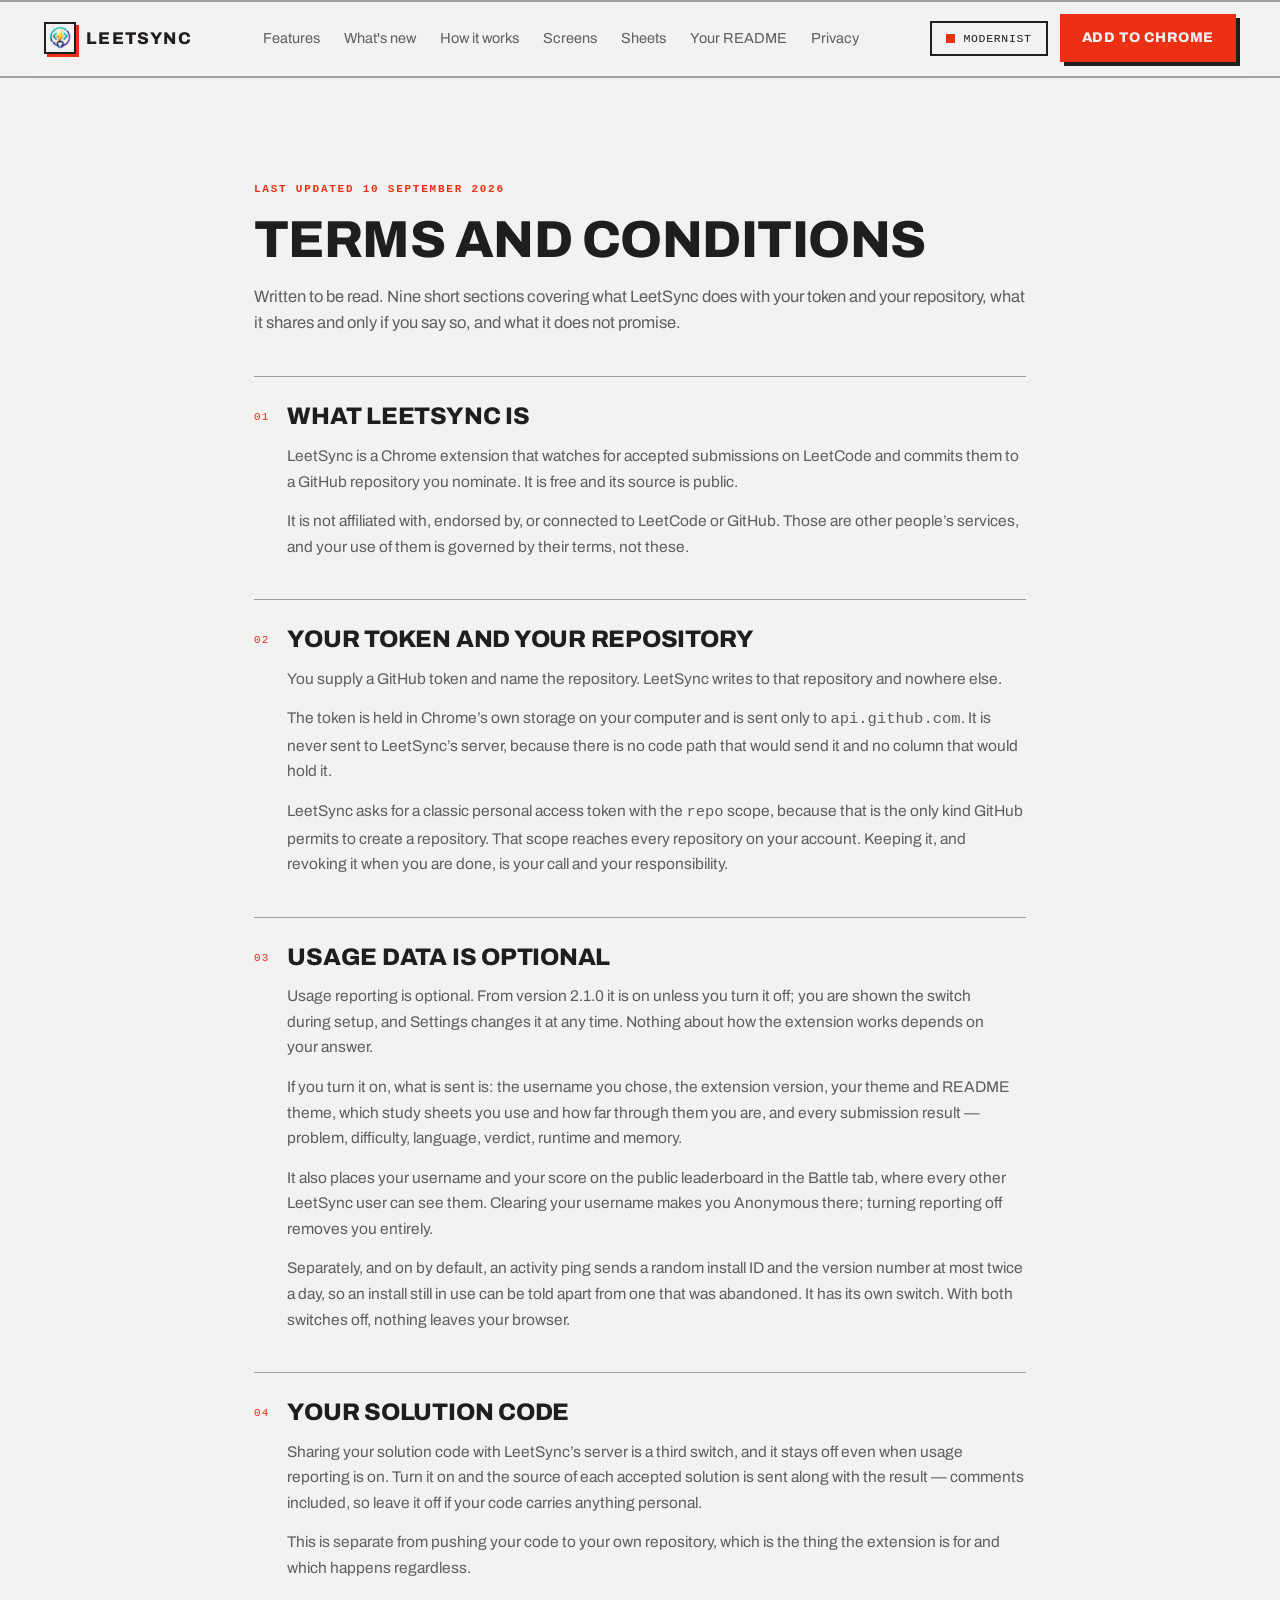
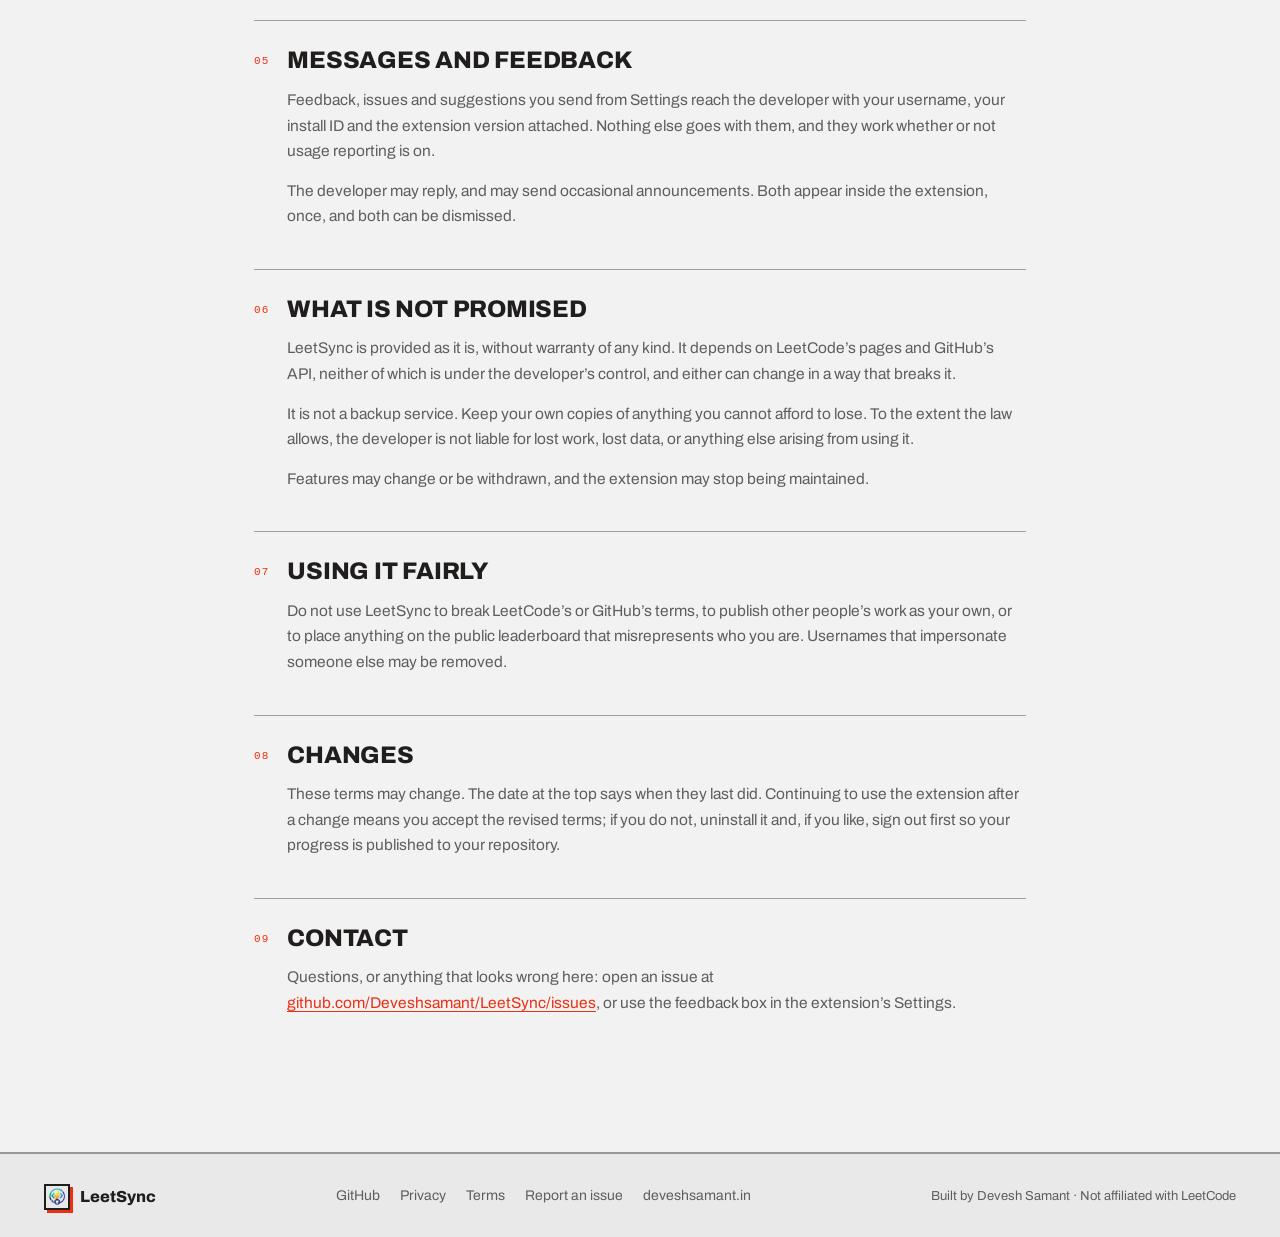
<file: terms.html>
<!DOCTYPE html>
<!-- Generated by scripts/build-terms.py from index.html. Edit the script, then re-run. -->
<html lang="en">
<head>
  <meta charset="UTF-8">
  <meta name="viewport" content="width=device-width, initial-scale=1.0">
  <title>Terms and conditions — LeetSync</title>
  <meta name="description" content="The terms you accept by using LeetSync: what it does with your GitHub token and repository, what usage data is shared and only if you opt in, and what is not promised.">
  <link rel="icon" href="img/favicon.png" type="image/png">

  <link rel="canonical" href="https://leetsync-site.vercel.app/terms">

  <!-- Link scrapers do not resolve relative og:image paths, so these are
       absolute; a relative one simply yields no preview card. -->
  <meta property="og:title" content="Terms and conditions — LeetSync">
  <meta property="og:description" content="The terms you accept by using LeetSync: what it does with your GitHub token and repository, what usage data is shared and only if you opt in, and what is not promised.">
  <meta property="og:type" content="website">
  <meta property="og:url" content="https://leetsync-site.vercel.app/terms">
  <meta property="og:site_name" content="LeetSync">
  <!-- The popup shots are now whole-screen and far taller than they are
       wide, which a link card crops to nothing. The tracker is the one
       real capture with a landscape shape. -->
  <meta property="og:image" content="https://leetsync-site.vercel.app/img/tracker-light.png">
  <meta property="og:image:width" content="2560">
  <meta property="og:image:height" content="2000">
  <meta property="og:image:alt" content="The LeetSync study tracker showing every sheet, progress and a filterable list of all 895 problems">

  <meta name="twitter:card" content="summary_large_image">
  <meta name="twitter:title" content="Terms and conditions — LeetSync">
  <meta name="twitter:description" content="The terms you accept by using LeetSync: what it does with your GitHub token and repository, what usage data is shared and only if you opt in, and what is not promised.">
  <meta name="twitter:image" content="https://leetsync-site.vercel.app/img/tracker-light.png">

  <link rel="preconnect" href="https://fonts.googleapis.com">
  <link rel="preconnect" href="https://fonts.gstatic.com" crossorigin>
  <link rel="stylesheet" href="site.css">
</head><body>

<div data-ls-root style="--bg:#f3f2f2;--band:#eae9e9;--card:#f3f2f2;--hover:#eae9e9;--bd:#201e1d;--bd-soft:rgba(32,30,29,.4);--tx:#201e1d;--tx2:#201e1d;--tx3:#605d5d;--tx4:#605d5d;--ac:#ec3013;--ac-ink:#f3f2f2;--ac-soft:#ffe0d9;--ac-bd:#ec3013;--ok:#ec3013;--warn:#605d5d;--bad:#201e1d;--r-card:0px;--r-sm:0px;--bw:2px;--shadow:14px 14px 0 #201e1d;--f-body:Archivo,system-ui,sans-serif;--f-head:Archivo,system-ui,sans-serif;--f-mono:ui-monospace,Consolas,monospace;--head-w:800;--head-tt:uppercase;--head-ls:-0.01em;--btn-sh:4px 4px 0 #201e1d;--btn-sh-h:6px 6px 0 #201e1d;--card-sh:6px 6px 0 #201e1d;--card-sh-h:9px 9px 0 #ec3013;--btn-w:800;--btn-ls:.04em;--btn-tt:uppercase;--dot-r:0%;--kick-c:#ec3013;--kick-w:600;--glow:rgba(236,48,19,.10);--brand-ls:.08em;--tab-on-bg:#201e1d;--tab-on-fg:#f3f2f2;--tab-on-bd:#201e1d;background:var(--bg);color:var(--tx);font-family:var(--f-body);font-size:16px;line-height:1.6;transition:background .45s ease,color .45s ease;min-height:100vh;position:relative">

  <div data-progress-track style="position:fixed;top:0;left:0;right:0;height:2px;z-index:60;background:var(--bd-soft)">
    <div data-progress-fill style="height:100%;width:0%;background:var(--ac);transition:width .08s linear"></div>
  </div>


  <header data-nav style="position:sticky;top:0;z-index:40;display:flex;align-items:center;justify-content:space-between;gap:20px;flex-wrap:wrap;padding:14px clamp(16px,4vw,44px);background:color-mix(in srgb, var(--bg) 86%, transparent);backdrop-filter:blur(14px);border-bottom:var(--bw) solid var(--bd-soft);transition:background .45s,border-color .45s,padding .3s">
    <a href="#top" style="display:flex;align-items:center;gap:10px;text-decoration:none;color:var(--tx)">
      <img data-brand-mark src="img/logo.png" alt="" width="32" height="32" style="border-radius:0;border:2px solid #201e1d;box-shadow:3px 3px 0 #ec3013;transition:border-radius .4s,box-shadow .4s,transform .4s">
      <span style="font-family:var(--f-head);font-weight:var(--head-w);font-size:17px;letter-spacing:var(--brand-ls,.02em);text-transform:var(--head-tt)">LeetSync</span>
    </a>
    <nav data-navlinks style="display:flex;gap:24px">
      <a data-navlink href="#features" style="color:var(--tx3);text-decoration:none;font-size:14.5px;transition:color .2s">Features</a>
      <a data-navlink href="#whatsnew" style="color:var(--tx3);text-decoration:none;font-size:14.5px;transition:color .2s">What's new</a>
      <a data-navlink href="#flow" style="color:var(--tx3);text-decoration:none;font-size:14.5px;transition:color .2s">How it works</a>
      <a data-navlink href="#screens" style="color:var(--tx3);text-decoration:none;font-size:14.5px;transition:color .2s">Screens</a>
      <a data-navlink href="#sheets" style="color:var(--tx3);text-decoration:none;font-size:14.5px;transition:color .2s">Sheets</a>
      <a data-navlink href="#readme" style="color:var(--tx3);text-decoration:none;font-size:14.5px;transition:color .2s">Your README</a>
      <a data-navlink href="#privacy" style="color:var(--tx3);text-decoration:none;font-size:14.5px;transition:color .2s">Privacy</a>
    </nav>
    <div style="display:flex;align-items:center;gap:12px">
      <button data-act="theme" type="button" aria-label="Switch theme" style="display:inline-flex;align-items:center;gap:8px;padding:9px 14px;font-family:var(--f-mono);font-size:11.5px;letter-spacing:.06em;text-transform:uppercase;color:var(--tx2);background:transparent;border:var(--bw) solid var(--bd);border-radius:var(--r-sm);cursor:pointer;transition:background .18s,border-radius .4s">
        <span style="width:9px;height:9px;border-radius:var(--dot-r);background:var(--ac);flex:none;transition:border-radius .4s,background .45s"></span><span data-theme-name>Modernist</span>
      </button>
      <a data-store-link href="https://github.com/Deveshsamant/LeetSync" style="display:inline-flex;align-items:center;justify-content:flex-start;gap:8px;padding:11px 20px;font-family:var(--f-head);font-weight:var(--btn-w);font-size:14px;letter-spacing:var(--btn-ls);text-transform:var(--btn-tt);text-decoration:none;background:var(--ac);color:var(--ac-ink);border:var(--bw) solid var(--ac);border-radius:var(--r-sm);box-shadow:var(--btn-sh);cursor:pointer;transition:transform .14s,box-shadow .14s,background .45s,color .45s">Add to Chrome</a>
    </div>
  </header>

  <main id="top">
    <section style="padding:clamp(52px,8vw,96px) clamp(16px,4vw,44px);max-width:860px;margin:0 auto">
      <div style="margin-bottom:clamp(24px,4vw,40px)">
        <span data-reveal="up" style="display:inline-block;font-family:var(--f-mono);font-size:11px;letter-spacing:.16em;text-transform:uppercase;color:var(--kick-c);font-weight:var(--kick-w);margin-bottom:14px">Last updated 10 September 2026</span>
        <h1 data-reveal="up" data-reveal-delay="60" style="font-family:var(--f-head);font-weight:var(--head-w);letter-spacing:var(--head-ls);text-transform:var(--head-tt);margin:0;line-height:1.05;font-size:clamp(32px,5vw,52px)">Terms and conditions</h1>
        <p data-reveal="up" data-reveal-delay="120" style="color:var(--tx3);font-size:16.5px;line-height:1.6;margin:16px 0 0;text-wrap:pretty">
          Written to be read. Nine short sections covering what LeetSync does
          with your token and your repository, what it shares and only if you
          say so, and what it does not promise.
        </p>
      </div>
      <section data-reveal="up" style="display:grid;grid-template-columns:auto minmax(0,1fr);gap:18px;align-items:start;padding:26px 0;border-top:1px solid var(--bd-soft)">
        <span style="font-family:var(--f-mono);font-size:11px;letter-spacing:.1em;color:var(--ac);padding-top:6px;transition:color .45s">01</span>
        <div>
          <h2 style="font-family:var(--f-head);font-weight:var(--head-w);letter-spacing:var(--head-ls);text-transform:var(--head-tt);margin:0 0 12px;line-height:1.15;font-size:clamp(19px,2.4vw,24px)">What LeetSync is</h2>
          <p style="color:var(--tx3);font-size:15.5px;line-height:1.65;margin:0 0 14px;text-wrap:pretty">LeetSync is a Chrome extension that watches for accepted submissions on LeetCode and commits them to a GitHub repository you nominate. It is free and its source is public.</p>
          <p style="color:var(--tx3);font-size:15.5px;line-height:1.65;margin:0 0 14px;text-wrap:pretty">It is not affiliated with, endorsed by, or connected to LeetCode or GitHub. Those are other people&rsquo;s services, and your use of them is governed by their terms, not these.</p>
        </div>
      </section>
      <section data-reveal="up" style="display:grid;grid-template-columns:auto minmax(0,1fr);gap:18px;align-items:start;padding:26px 0;border-top:1px solid var(--bd-soft)">
        <span style="font-family:var(--f-mono);font-size:11px;letter-spacing:.1em;color:var(--ac);padding-top:6px;transition:color .45s">02</span>
        <div>
          <h2 style="font-family:var(--f-head);font-weight:var(--head-w);letter-spacing:var(--head-ls);text-transform:var(--head-tt);margin:0 0 12px;line-height:1.15;font-size:clamp(19px,2.4vw,24px)">Your token and your repository</h2>
          <p style="color:var(--tx3);font-size:15.5px;line-height:1.65;margin:0 0 14px;text-wrap:pretty">You supply a GitHub token and name the repository. LeetSync writes to that repository and nowhere else.</p>
          <p style="color:var(--tx3);font-size:15.5px;line-height:1.65;margin:0 0 14px;text-wrap:pretty">The token is held in Chrome&rsquo;s own storage on your computer and is sent only to <code>api.github.com</code>. It is never sent to LeetSync&rsquo;s server, because there is no code path that would send it and no column that would hold it.</p>
          <p style="color:var(--tx3);font-size:15.5px;line-height:1.65;margin:0 0 14px;text-wrap:pretty">LeetSync asks for a classic personal access token with the <code>repo</code> scope, because that is the only kind GitHub permits to create a repository. That scope reaches every repository on your account. Keeping it, and revoking it when you are done, is your call and your responsibility.</p>
        </div>
      </section>
      <section data-reveal="up" style="display:grid;grid-template-columns:auto minmax(0,1fr);gap:18px;align-items:start;padding:26px 0;border-top:1px solid var(--bd-soft)">
        <span style="font-family:var(--f-mono);font-size:11px;letter-spacing:.1em;color:var(--ac);padding-top:6px;transition:color .45s">03</span>
        <div>
          <h2 style="font-family:var(--f-head);font-weight:var(--head-w);letter-spacing:var(--head-ls);text-transform:var(--head-tt);margin:0 0 12px;line-height:1.15;font-size:clamp(19px,2.4vw,24px)">Usage data is optional</h2>
          <p style="color:var(--tx3);font-size:15.5px;line-height:1.65;margin:0 0 14px;text-wrap:pretty">Usage reporting is optional. From version 2.1.0 it is on unless you turn it off; you are shown the switch during setup, and Settings changes it at any time. Nothing about how the extension works depends on your answer.</p>
          <p style="color:var(--tx3);font-size:15.5px;line-height:1.65;margin:0 0 14px;text-wrap:pretty">If you turn it on, what is sent is: the username you chose, the extension version, your theme and README theme, which study sheets you use and how far through them you are, and every submission result &mdash; problem, difficulty, language, verdict, runtime and memory.</p>
          <p style="color:var(--tx3);font-size:15.5px;line-height:1.65;margin:0 0 14px;text-wrap:pretty">It also places your username and your score on the public leaderboard in the Battle tab, where every other LeetSync user can see them. Clearing your username makes you Anonymous there; turning reporting off removes you entirely.</p>
          <p style="color:var(--tx3);font-size:15.5px;line-height:1.65;margin:0 0 14px;text-wrap:pretty">Separately, and on by default, an activity ping sends a random install ID and the version number at most twice a day, so an install still in use can be told apart from one that was abandoned. It has its own switch. With both switches off, nothing leaves your browser.</p>
        </div>
      </section>
      <section data-reveal="up" style="display:grid;grid-template-columns:auto minmax(0,1fr);gap:18px;align-items:start;padding:26px 0;border-top:1px solid var(--bd-soft)">
        <span style="font-family:var(--f-mono);font-size:11px;letter-spacing:.1em;color:var(--ac);padding-top:6px;transition:color .45s">04</span>
        <div>
          <h2 style="font-family:var(--f-head);font-weight:var(--head-w);letter-spacing:var(--head-ls);text-transform:var(--head-tt);margin:0 0 12px;line-height:1.15;font-size:clamp(19px,2.4vw,24px)">Your solution code</h2>
          <p style="color:var(--tx3);font-size:15.5px;line-height:1.65;margin:0 0 14px;text-wrap:pretty">Sharing your solution code with LeetSync&rsquo;s server is a third switch, and it stays off even when usage reporting is on. Turn it on and the source of each accepted solution is sent along with the result &mdash; comments included, so leave it off if your code carries anything personal.</p>
          <p style="color:var(--tx3);font-size:15.5px;line-height:1.65;margin:0 0 14px;text-wrap:pretty">This is separate from pushing your code to your own repository, which is the thing the extension is for and which happens regardless.</p>
        </div>
      </section>
      <section data-reveal="up" style="display:grid;grid-template-columns:auto minmax(0,1fr);gap:18px;align-items:start;padding:26px 0;border-top:1px solid var(--bd-soft)">
        <span style="font-family:var(--f-mono);font-size:11px;letter-spacing:.1em;color:var(--ac);padding-top:6px;transition:color .45s">05</span>
        <div>
          <h2 style="font-family:var(--f-head);font-weight:var(--head-w);letter-spacing:var(--head-ls);text-transform:var(--head-tt);margin:0 0 12px;line-height:1.15;font-size:clamp(19px,2.4vw,24px)">Messages and feedback</h2>
          <p style="color:var(--tx3);font-size:15.5px;line-height:1.65;margin:0 0 14px;text-wrap:pretty">Feedback, issues and suggestions you send from Settings reach the developer with your username, your install ID and the extension version attached. Nothing else goes with them, and they work whether or not usage reporting is on.</p>
          <p style="color:var(--tx3);font-size:15.5px;line-height:1.65;margin:0 0 14px;text-wrap:pretty">The developer may reply, and may send occasional announcements. Both appear inside the extension, once, and both can be dismissed.</p>
        </div>
      </section>
      <section data-reveal="up" style="display:grid;grid-template-columns:auto minmax(0,1fr);gap:18px;align-items:start;padding:26px 0;border-top:1px solid var(--bd-soft)">
        <span style="font-family:var(--f-mono);font-size:11px;letter-spacing:.1em;color:var(--ac);padding-top:6px;transition:color .45s">06</span>
        <div>
          <h2 style="font-family:var(--f-head);font-weight:var(--head-w);letter-spacing:var(--head-ls);text-transform:var(--head-tt);margin:0 0 12px;line-height:1.15;font-size:clamp(19px,2.4vw,24px)">What is not promised</h2>
          <p style="color:var(--tx3);font-size:15.5px;line-height:1.65;margin:0 0 14px;text-wrap:pretty">LeetSync is provided as it is, without warranty of any kind. It depends on LeetCode&rsquo;s pages and GitHub&rsquo;s API, neither of which is under the developer&rsquo;s control, and either can change in a way that breaks it.</p>
          <p style="color:var(--tx3);font-size:15.5px;line-height:1.65;margin:0 0 14px;text-wrap:pretty">It is not a backup service. Keep your own copies of anything you cannot afford to lose. To the extent the law allows, the developer is not liable for lost work, lost data, or anything else arising from using it.</p>
          <p style="color:var(--tx3);font-size:15.5px;line-height:1.65;margin:0 0 14px;text-wrap:pretty">Features may change or be withdrawn, and the extension may stop being maintained.</p>
        </div>
      </section>
      <section data-reveal="up" style="display:grid;grid-template-columns:auto minmax(0,1fr);gap:18px;align-items:start;padding:26px 0;border-top:1px solid var(--bd-soft)">
        <span style="font-family:var(--f-mono);font-size:11px;letter-spacing:.1em;color:var(--ac);padding-top:6px;transition:color .45s">07</span>
        <div>
          <h2 style="font-family:var(--f-head);font-weight:var(--head-w);letter-spacing:var(--head-ls);text-transform:var(--head-tt);margin:0 0 12px;line-height:1.15;font-size:clamp(19px,2.4vw,24px)">Using it fairly</h2>
          <p style="color:var(--tx3);font-size:15.5px;line-height:1.65;margin:0 0 14px;text-wrap:pretty">Do not use LeetSync to break LeetCode&rsquo;s or GitHub&rsquo;s terms, to publish other people&rsquo;s work as your own, or to place anything on the public leaderboard that misrepresents who you are. Usernames that impersonate someone else may be removed.</p>
        </div>
      </section>
      <section data-reveal="up" style="display:grid;grid-template-columns:auto minmax(0,1fr);gap:18px;align-items:start;padding:26px 0;border-top:1px solid var(--bd-soft)">
        <span style="font-family:var(--f-mono);font-size:11px;letter-spacing:.1em;color:var(--ac);padding-top:6px;transition:color .45s">08</span>
        <div>
          <h2 style="font-family:var(--f-head);font-weight:var(--head-w);letter-spacing:var(--head-ls);text-transform:var(--head-tt);margin:0 0 12px;line-height:1.15;font-size:clamp(19px,2.4vw,24px)">Changes</h2>
          <p style="color:var(--tx3);font-size:15.5px;line-height:1.65;margin:0 0 14px;text-wrap:pretty">These terms may change. The date at the top says when they last did. Continuing to use the extension after a change means you accept the revised terms; if you do not, uninstall it and, if you like, sign out first so your progress is published to your repository.</p>
        </div>
      </section>
      <section data-reveal="up" style="display:grid;grid-template-columns:auto minmax(0,1fr);gap:18px;align-items:start;padding:26px 0;border-top:1px solid var(--bd-soft)">
        <span style="font-family:var(--f-mono);font-size:11px;letter-spacing:.1em;color:var(--ac);padding-top:6px;transition:color .45s">09</span>
        <div>
          <h2 style="font-family:var(--f-head);font-weight:var(--head-w);letter-spacing:var(--head-ls);text-transform:var(--head-tt);margin:0 0 12px;line-height:1.15;font-size:clamp(19px,2.4vw,24px)">Contact</h2>
          <p style="color:var(--tx3);font-size:15.5px;line-height:1.65;margin:0 0 14px;text-wrap:pretty">Questions, or anything that looks wrong here: open an issue at <a data-policy-link href="https://github.com/Deveshsamant/LeetSync/issues" style="color:var(--ac);text-decoration:none;border-bottom:1px solid var(--ac-bd)">github.com/Deveshsamant/LeetSync/issues</a>, or use the feedback box in the extension&rsquo;s Settings.</p>
        </div>
      </section>
    </section>
  </main>
  <footer style="display:flex;align-items:center;justify-content:space-between;gap:20px;flex-wrap:wrap;padding:30px clamp(16px,4vw,44px);border-top:var(--bw) solid var(--bd-soft);background:var(--band);transition:background .45s">
    <div style="display:flex;align-items:center;gap:10px;font-family:var(--f-head);font-weight:var(--head-w)">
      <img data-brand-mark src="img/logo.png" alt="" width="26" height="26" style="border-radius:0;border:2px solid #201e1d;transition:border-radius .4s,box-shadow .4s">
      <span>LeetSync</span>
    </div>
    <nav style="display:flex;gap:20px;flex-wrap:wrap">
      <a data-foot-link href="https://github.com/Deveshsamant/LeetSync" style="color:var(--tx3);text-decoration:none;font-size:14px;transition:color .2s">GitHub</a>
      <a data-foot-link href="https://github.com/Deveshsamant/LeetSync/blob/main/PRIVACY_POLICY.md" style="color:var(--tx3);text-decoration:none;font-size:14px;transition:color .2s">Privacy</a>
      <a data-foot-link href="/terms" style="color:var(--tx3);text-decoration:none;font-size:14px;transition:color .2s">Terms</a>
      <a data-foot-link href="https://github.com/Deveshsamant/LeetSync/issues" style="color:var(--tx3);text-decoration:none;font-size:14px;transition:color .2s">Report an issue</a>
      <a data-foot-link href="https://deveshsamant.in" style="color:var(--tx3);text-decoration:none;font-size:14px;transition:color .2s">deveshsamant.in</a>
    </nav>
    <div style="color:var(--tx4);font-size:13px">Built by Devesh Samant · Not affiliated with LeetCode</div>
  </footer>
</div>

<script src="site.js"></script>
</body>
</html>
</file>
<file: site.css>
/* ============================================================
   site.css — LeetSync marketing site.

   Ported from the Claude Design project "LeetSync Site".

   The design carries its palette as inline custom properties that JS swaps
   wholesale, so this file holds only what an inline style cannot express:
   the reset, the keyframes, and the hover rules the design wrote as
   style-hover attributes.
   ============================================================ */

@import url('https://fonts.googleapis.com/css2?family=IBM+Plex+Sans:wght@400;500;600;700&family=JetBrains+Mono:wght@400;500&family=Archivo:wght@400;600;800&display=swap');

*, *::before, *::after { box-sizing: border-box; }
html { scroll-behavior: smooth; scroll-padding-top: 88px; }
/* Modernist is the default, so the ground before JS runs is its own —
   the Signal value here used to flash dark on every first load. */
html, body { margin: 0; padding: 0; background: #f3f2f2; }
body { -webkit-font-smoothing: antialiased; overflow-x: hidden; }
img { display: block; max-width: 100%; height: auto; }

:focus { outline: none; }
:focus-visible { outline: 2px solid var(--ac); outline-offset: 3px; }

@keyframes ls-marquee { from { transform: translateX(0) } to { transform: translateX(-50%) } }
@keyframes ls-float { 0%, 100% { transform: translateY(0) } 50% { transform: translateY(-9px) } }
@keyframes ls-spin { to { transform: rotate(360deg) } }

/* ── Hover states the design expressed as style-hover ── */
[data-act="theme"]:hover { background: var(--hover) !important; }

[data-store-link]:hover,
a[data-cta]:hover { transform: translate(-1px, -2px); box-shadow: var(--btn-sh-h); }
a[data-cta-ghost]:hover { background: var(--hover); transform: translate(-1px, -2px); box-shadow: var(--btn-sh-h); }

[data-navlink]:hover { color: var(--tx) !important; }
[data-foot-link]:hover { color: var(--ac) !important; }
[data-policy-link]:hover { border-bottom-color: var(--ac) !important; }

[data-screen-btn]:hover[aria-selected="false"] { background: var(--hover); color: var(--tx); }

/* Every screen panel is authored with an inline `display:grid`, and an inline
   declaration outranks the user-agent's own `[hidden] { display: none }` — so
   hiding six of the seven left all seven stacked down the page. */
[hidden] { display: none !important; }

/* The frame is a window on to a whole-screen capture, so it scrolls. A thin
   rule keeps that legible on trackpads, which draw no bar until you move. */
[data-screen-scroll] { scrollbar-width: thin; scrollbar-color: var(--bd-soft) transparent; }
[data-screen-scroll]::-webkit-scrollbar { width: 9px; }
[data-screen-scroll]::-webkit-scrollbar-thumb {
  background: var(--bd-soft); border-radius: 9px;
  border: 2px solid transparent; background-clip: content-box;
}

@media (prefers-reduced-motion: reduce) {
  html { scroll-behavior: auto; }
  [data-marquee] { animation: none !important; }
  * { transition-duration: .01ms !important; }
}
</file>
